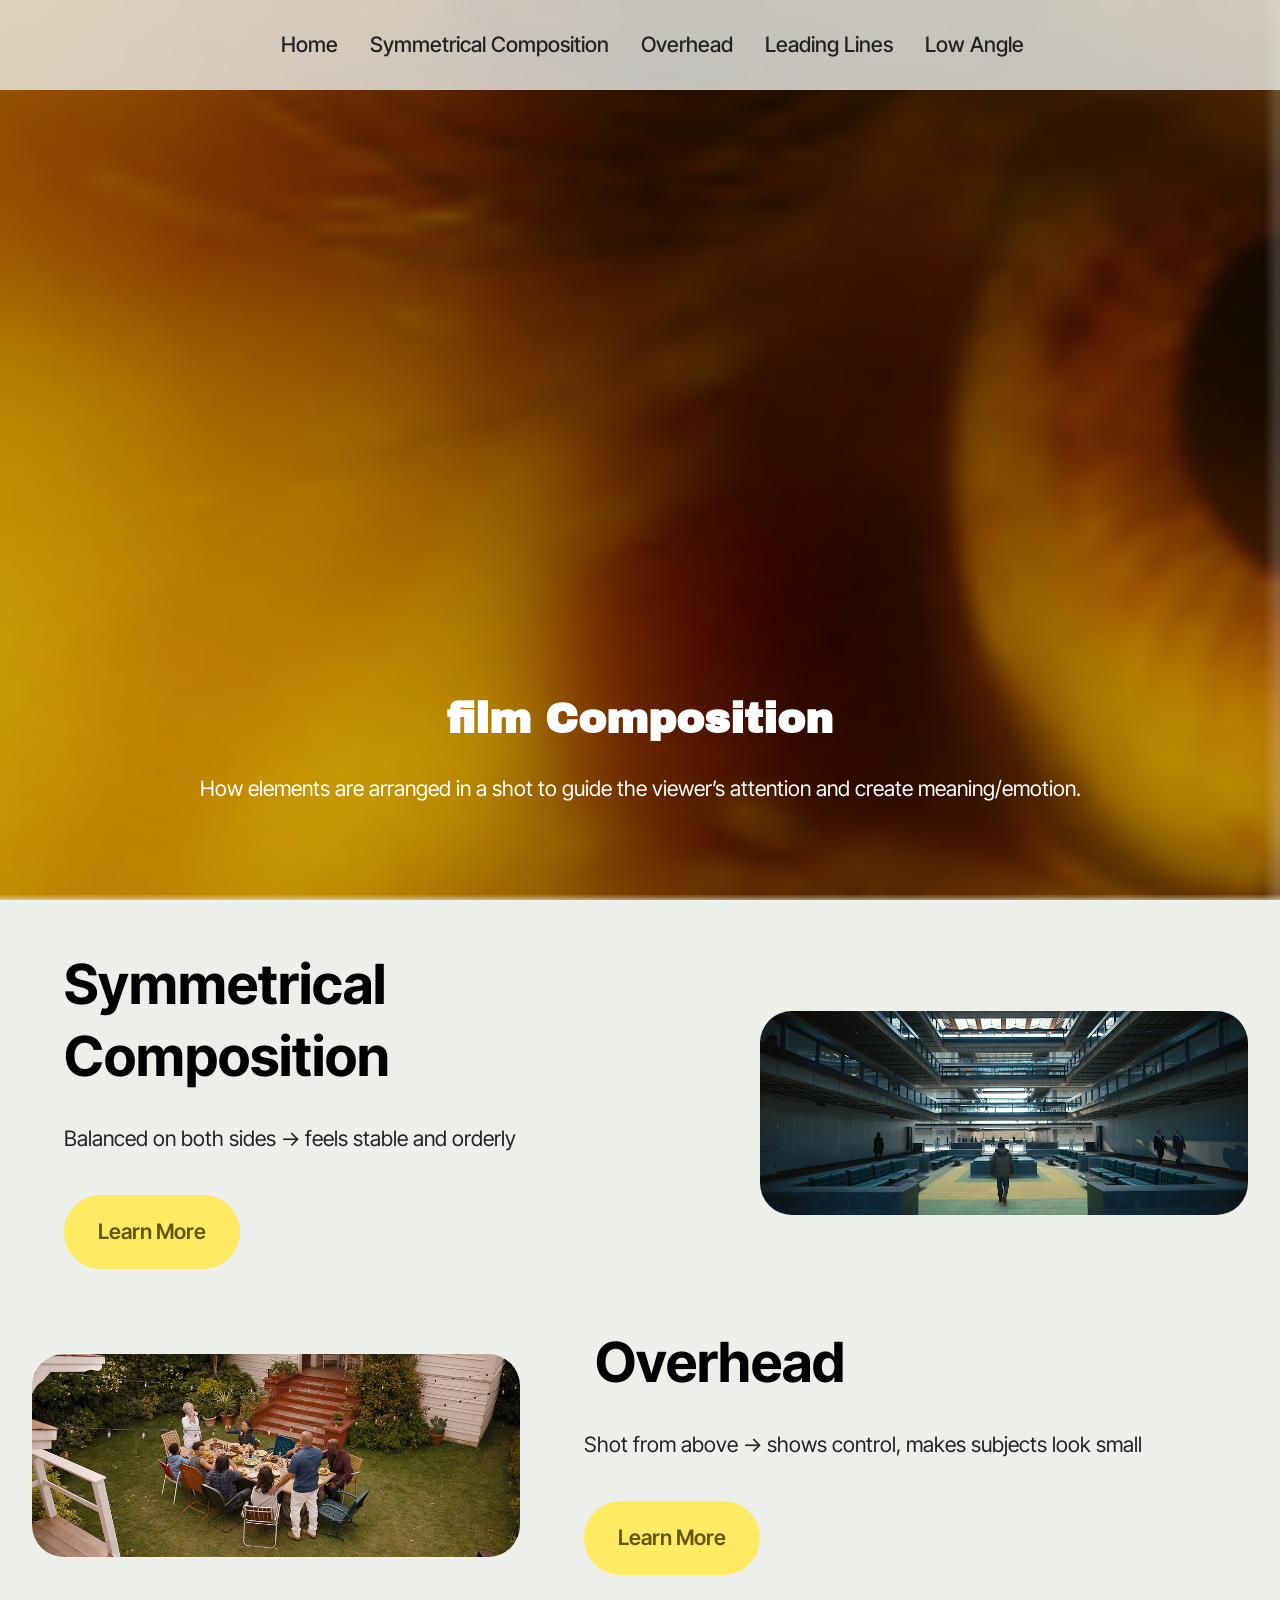
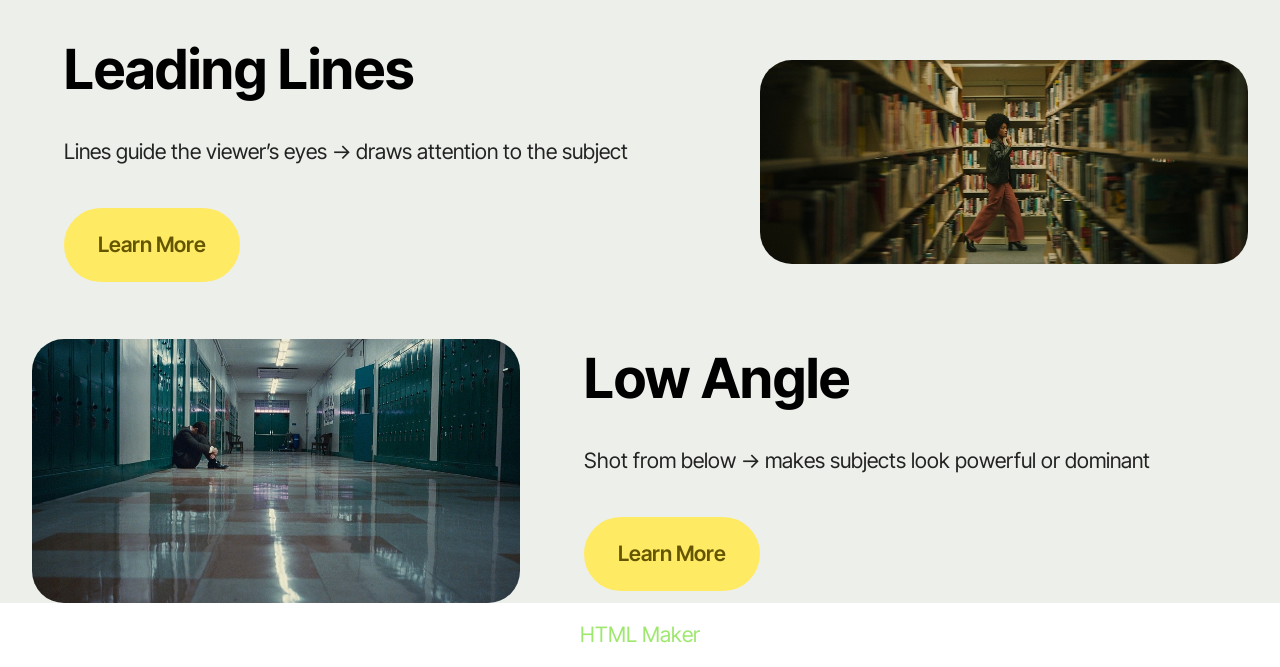
<file: index.html>
<!DOCTYPE html>
<html  >
<head>
  <!-- Site made with Mobirise Website Builder v6.1.12, https://mobirise.com -->
  <meta charset="UTF-8">
  <meta http-equiv="X-UA-Compatible" content="IE=edge">
  <meta name="generator" content="Mobirise v6.1.12, mobirise.com">
  <meta name="viewport" content="width=device-width, initial-scale=1, minimum-scale=1">
  <link rel="shortcut icon" href="assets/images/logo.png" type="image/x-icon">
  <meta name="description" content="">
  
  
  <title>Home</title>
  <link rel="stylesheet" href="assets/web/assets/mobirise-icons2/mobirise2.css">
  <link rel="stylesheet" href="assets/bootstrap/css/bootstrap.min.css">
  <link rel="stylesheet" href="assets/parallax/jarallax.css">
  <link rel="stylesheet" href="assets/dropdown/css/style.css">
  <link rel="stylesheet" href="assets/theme/css/style.css">
  <link rel="preload" href="https://fonts.googleapis.com/css?family=Archivo+Black:400&display=swap" as="style" onload="this.onload=null;this.rel='stylesheet'">
  <noscript><link rel="stylesheet" href="https://fonts.googleapis.com/css?family=Archivo+Black:400&display=swap"></noscript>
  <link rel="preload" href="https://fonts.googleapis.com/css?family=Inter+Tight:100,200,300,400,500,600,700,800,900,100i,200i,300i,400i,500i,600i,700i,800i,900i&display=swap" as="style" onload="this.onload=null;this.rel='stylesheet'">
  <noscript><link rel="stylesheet" href="https://fonts.googleapis.com/css?family=Inter+Tight:100,200,300,400,500,600,700,800,900,100i,200i,300i,400i,500i,600i,700i,800i,900i&display=swap"></noscript>
  <link rel="preload" as="style" href="assets/mobirise/css/mbr-additional.css?v=7R5FZs"><link rel="stylesheet" href="assets/mobirise/css/mbr-additional.css?v=7R5FZs" type="text/css">

  
  
  
</head>
<body>
  
  <section data-bs-version="5.1" class="menu menu6 cid-vgLsxvdneW" once="menu" id="menu06-x">
	

	<nav class="navbar navbar-dropdown opacityScrollOff navbar-fixed-top navbar-expand-lg">
		<div class="container">
			<div class="navbar-brand">
				
				
			</div>
			<button class="navbar-toggler" type="button" data-toggle="collapse" data-bs-toggle="collapse" data-target="#navbarSupportedContent" data-bs-target="#navbarSupportedContent" aria-controls="navbarNavAltMarkup" aria-expanded="false" aria-label="Toggle navigation">
				<div class="hamburger">
					<span></span>
					<span></span>
					<span></span>
					<span></span>
				</div>
			</button>
			<div class="collapse navbar-collapse opacityScrollOff" id="navbarSupportedContent">
				<ul class="navbar-nav nav-dropdown nav-right navbar-nav-top-padding" data-app-modern-menu="true"><li class="nav-item">
						<a class="nav-link link text-black text-primary display-4" href="index.html">Home</a>
					</li>
					<li class="nav-item">
						<a class="nav-link link text-black text-primary display-4" href="page1.html" aria-expanded="false">Symmetrical Composition</a>
					</li>
					<li class="nav-item">
						<a class="nav-link link text-black text-primary display-4" href="page2.html">Overhead</a>
					</li><li class="nav-item"><a class="nav-link link text-black text-primary display-4" href="page3.html">Leading Lines</a></li><li class="nav-item"><a class="nav-link link text-black text-primary display-4" href="page4.html">Low Angle</a></li></ul>
				
				
			</div>
		</div>
	</nav>
</section>

<section data-bs-version="5.1" class="header16 cid-vgL6QPLiYz mbr-fullscreen mbr-parallax-background" id="header17-0">
  
  
  <div class="container-fluid">
    <div class="row">
      <div class="content-wrap col-12 col-md-12">
        <h1 class="mbr-section-title mbr-fonts-style mbr-white mb-4 display-1">
          <strong><br>film Composition</strong>
        </h1>
        
        <p class="mbr-fonts-style mbr-text mbr-white mb-4 display-7">How elements are arranged in a shot to guide the viewer’s attention and create meaning/emotion.</p>
        
      </div>
    </div>
  </div>
</section>

<section data-bs-version="5.1" class="header1 cid-vgLrH4w5SU" id="header01-q">
	

	
	

	<div class="container-fluid">
		<div class="row justify-content-center">
			<div class="col-12 col-md-12 col-lg-5 image-wrapper">
				<img class="w-100" src="assets/images/small-1armewjb.jpg" alt="Mobirise Website Builder">
			</div>
			<div class="col-12 col-lg col-md-12">
				<div class="text-wrapper align-left">
					<h1 class="mbr-section-title mbr-fonts-style mb-4 display-2"><strong>Symmetrical Composition</strong></h1>
					<p class="mbr-text mbr-fonts-style mb-4 display-7">
						Balanced on both sides → feels stable and orderly
					</p>
					<div class="mbr-section-btn mt-3"><a class="btn btn-danger display-7" href="page1.html">Learn More</a></div>
				</div>
			</div>
		</div>
	</div>
</section>

<section data-bs-version="5.1" class="header1 cid-vgLrZvL6hh" id="header01-v">
	

	
	

	<div class="container-fluid">
		<div class="row justify-content-center">
			<div class="col-12 col-md-12 col-lg-5 image-wrapper">
				<img class="w-100" src="assets/images/small-wsnbby2s.jpg" alt="Mobirise Website Builder">
			</div>
			<div class="col-12 col-lg col-md-12">
				<div class="text-wrapper align-left">
					<h1 class="mbr-section-title mbr-fonts-style mb-4 display-2"><strong>&nbsp;Overhead</strong></h1>
					<p class="mbr-text mbr-fonts-style mb-4 display-7">
						Shot from above → shows control, makes subjects look small
					</p>
					<div class="mbr-section-btn mt-3"><a class="btn btn-danger display-7" href="page2.html">Learn More</a></div>
				</div>
			</div>
		</div>
	</div>
</section>

<section data-bs-version="5.1" class="header1 cid-vgLrZJA5kC" id="header01-w">
	

	
	

	<div class="container-fluid">
		<div class="row justify-content-center">
			<div class="col-12 col-md-12 col-lg-5 image-wrapper">
				<img class="w-100" src="assets/images/small-ffanjy0x.jpg" alt="Mobirise Website Builder">
			</div>
			<div class="col-12 col-lg col-md-12">
				<div class="text-wrapper align-left">
					<h1 class="mbr-section-title mbr-fonts-style mb-4 display-2"><strong>Leading Lines</strong></h1>
					<p class="mbr-text mbr-fonts-style mb-4 display-7">Lines guide the viewer’s eyes → draws attention to the subject
					</p>
					<div class="mbr-section-btn mt-3"><a class="btn btn-danger display-7" href="page3.html">Learn More</a></div>
				</div>
			</div>
		</div>
	</div>
</section>

<section data-bs-version="5.1" class="header1 cid-vgLrZhOVCh" id="header01-u">
	

	
	

	<div class="container-fluid">
		<div class="row justify-content-center">
			<div class="col-12 col-md-12 col-lg-5 image-wrapper">
				<img class="w-100" src="assets/images/small-0azlngfb.jpg" alt="Mobirise Website Builder">
			</div>
			<div class="col-12 col-lg col-md-12">
				<div class="text-wrapper align-left">
					<h1 class="mbr-section-title mbr-fonts-style mb-4 display-2"><strong>Low Angle</strong></h1>
					<p class="mbr-text mbr-fonts-style mb-4 display-7">
						Shot from below → makes subjects look powerful or dominant
					</p>
					<div class="mbr-section-btn mt-3"><a class="btn btn-danger display-7" href="page4.html">Learn More</a></div>
				</div>
			</div>
		</div>
	</div>
</section><section class="display-7" style="padding: 0;align-items: center;justify-content: center;flex-wrap: wrap;    align-content: center;display: flex;position: relative;height: 4rem;"><a href="https://mobiri.se/" style="flex: 1 1;height: 4rem;position: absolute;width: 100%;z-index: 1;"><img alt="" style="height: 4rem;" src="[data-uri]"></a><p style="margin: 0;text-align: center;" class="display-7">&#8204;</p><a style="z-index:1" href="https://mobirise.com/html-builder.html">HTML Maker</a></section><script src="assets/bootstrap/js/bootstrap.bundle.min.js"></script>  <script src="assets/parallax/jarallax.js"></script>  <script src="assets/smoothscroll/smooth-scroll.js"></script>  <script src="assets/ytplayer/index.js"></script>  <script src="assets/dropdown/js/navbar-dropdown.js"></script>  <script src="assets/theme/js/script.js"></script>  
  
  
</body>
</html>
</file>
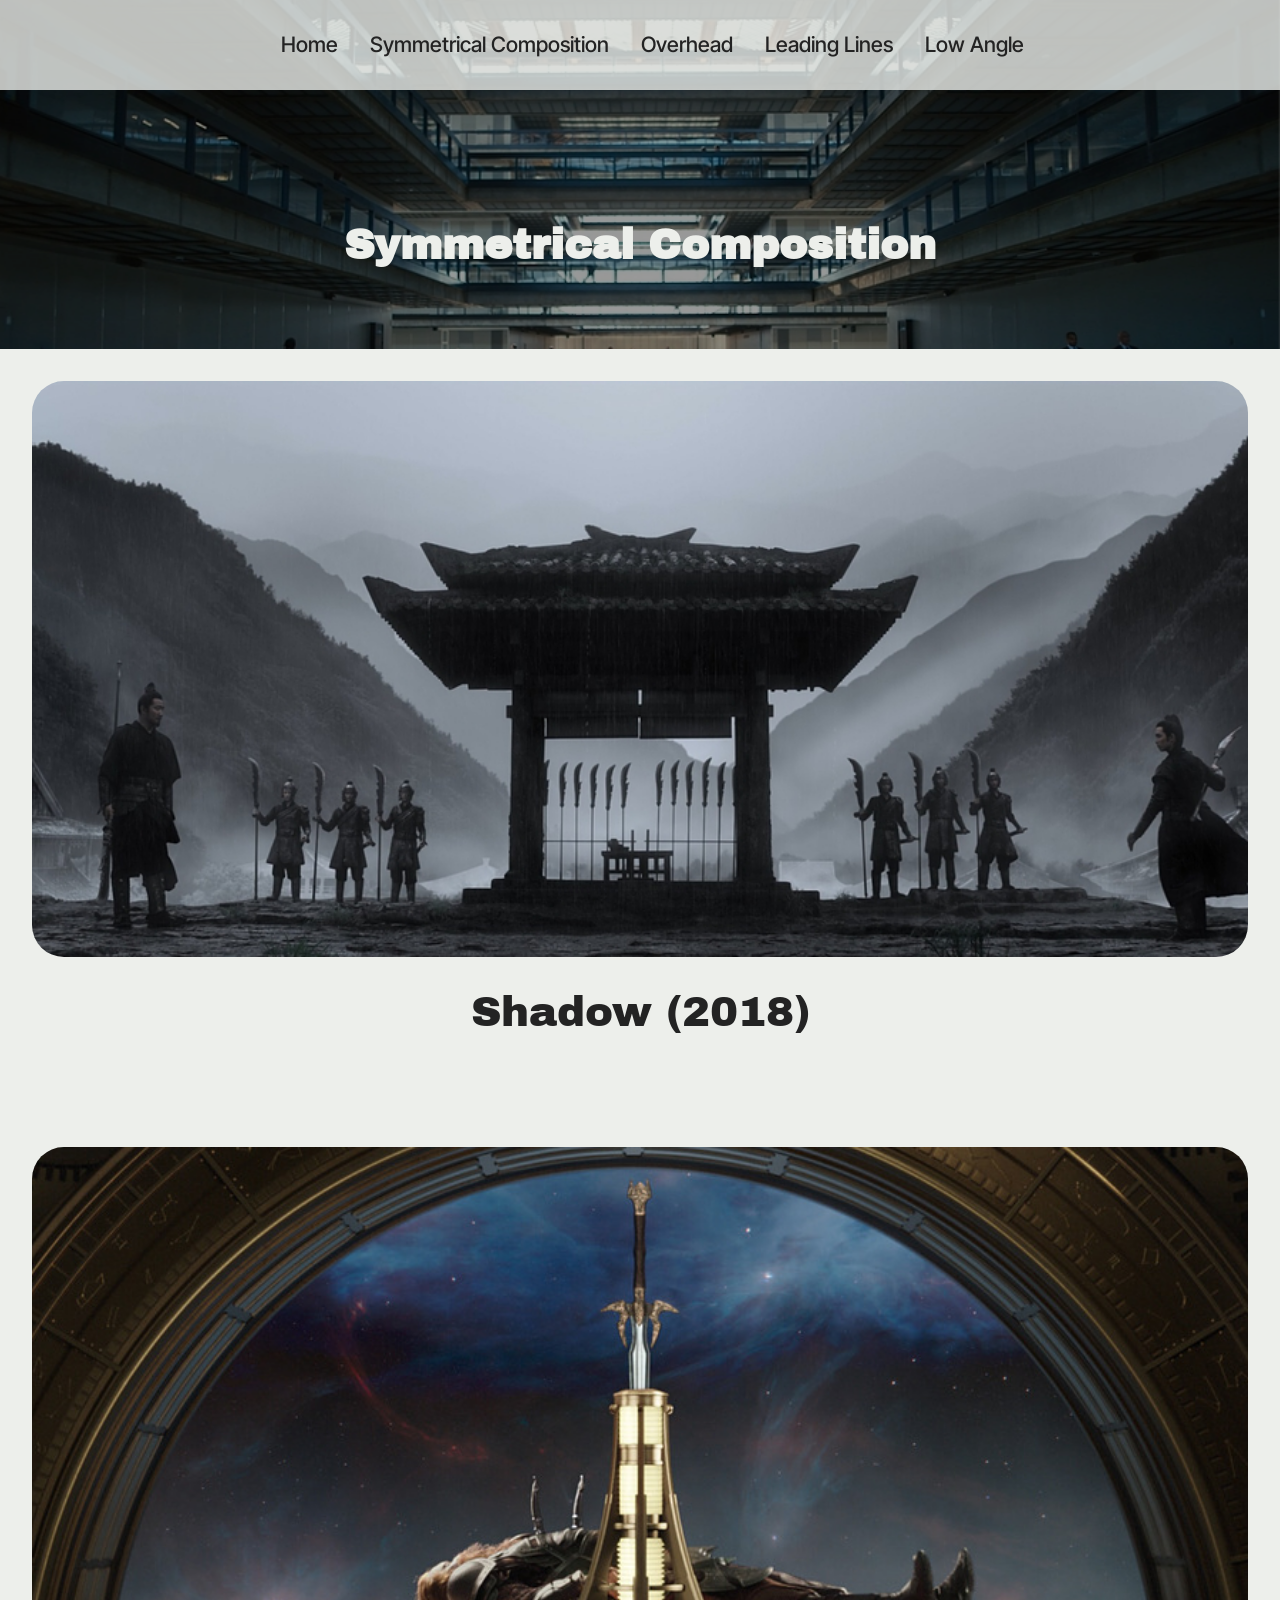
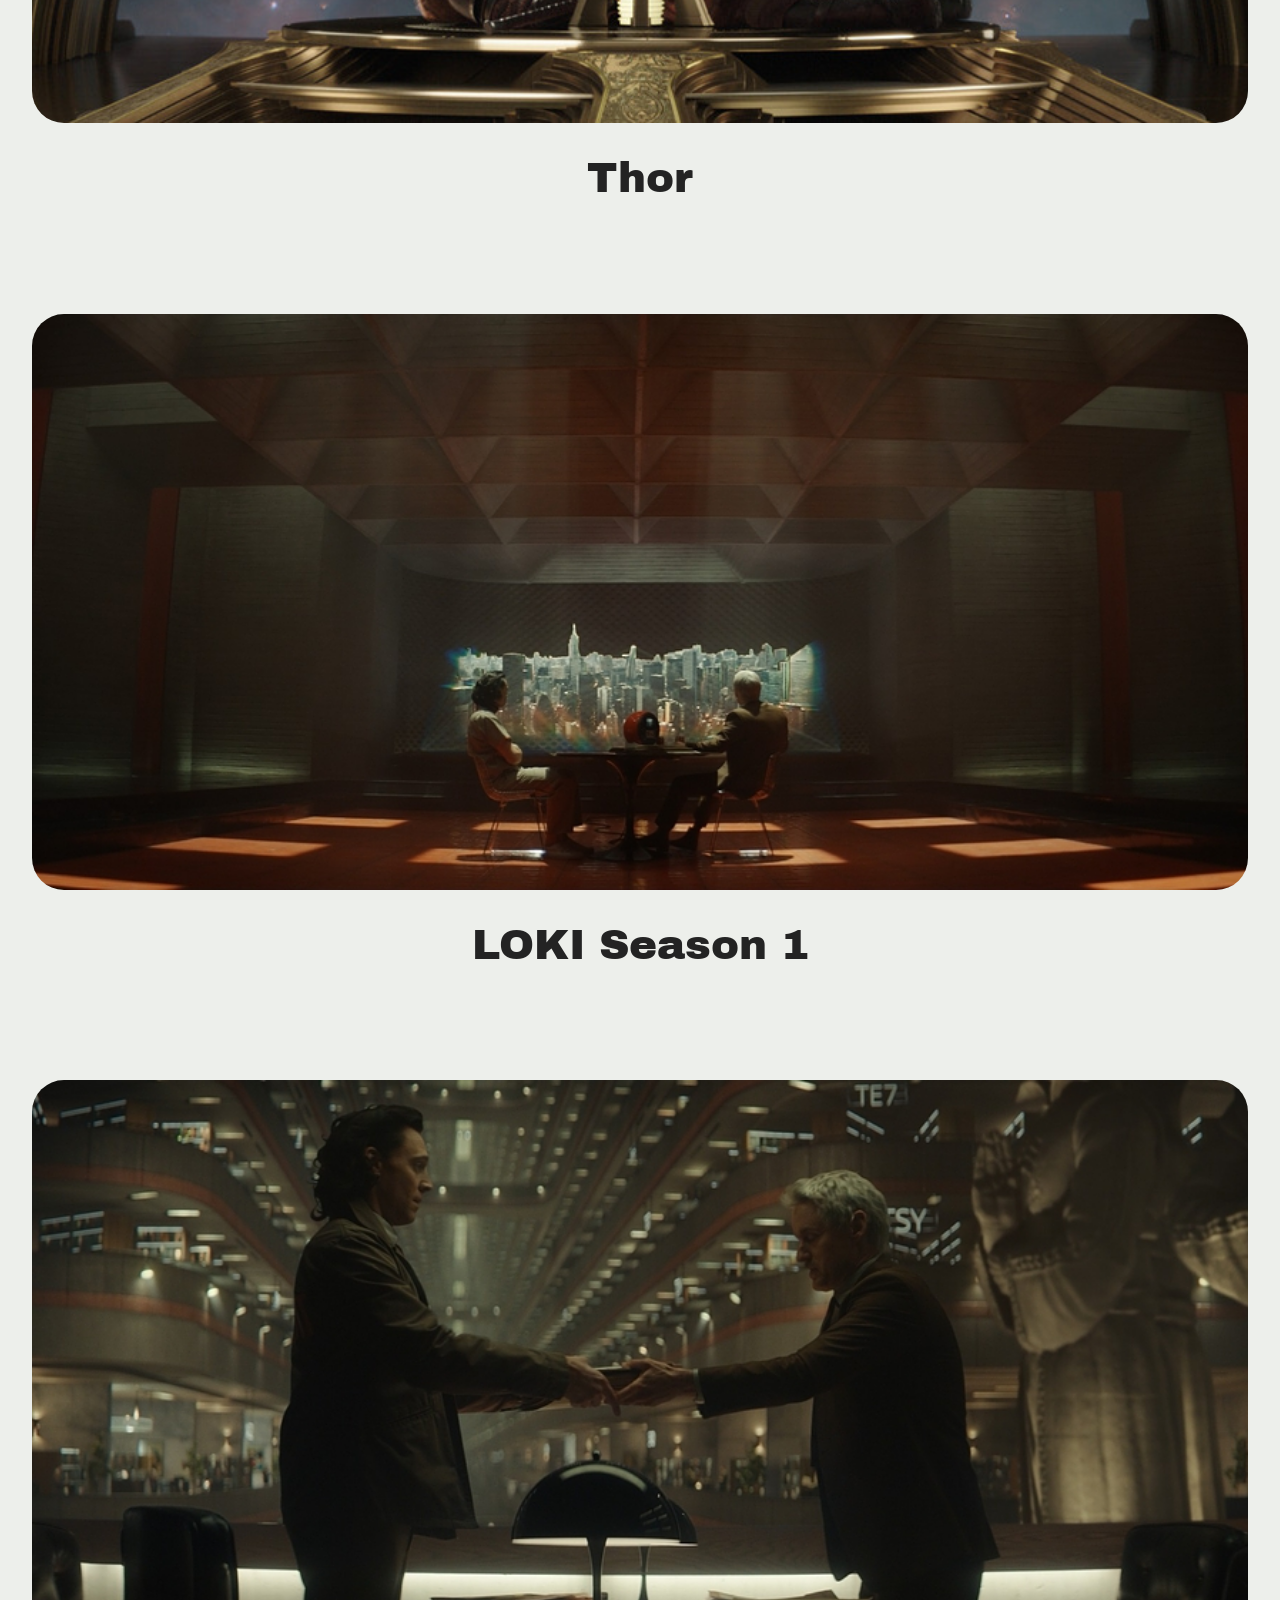
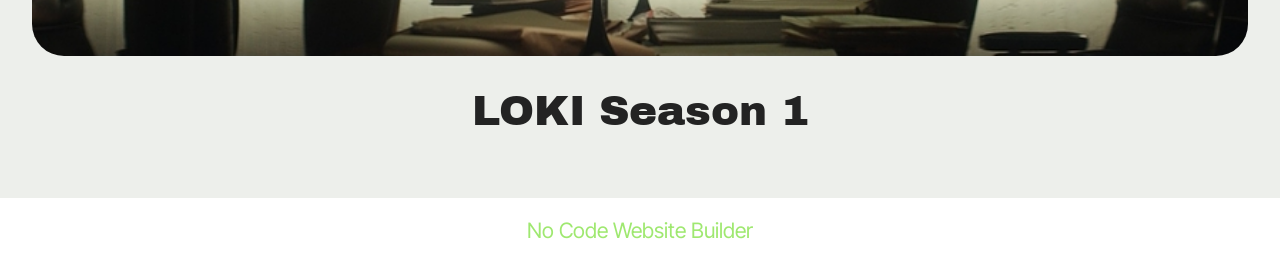
<file: page1.html>
<!DOCTYPE html>
<html  >
<head>
  <!-- Site made with Mobirise Website Builder v6.1.12, https://mobirise.com -->
  <meta charset="UTF-8">
  <meta http-equiv="X-UA-Compatible" content="IE=edge">
  <meta name="generator" content="Mobirise v6.1.12, mobirise.com">
  <meta name="viewport" content="width=device-width, initial-scale=1, minimum-scale=1">
  <link rel="shortcut icon" href="assets/images/logo.png" type="image/x-icon">
  <meta name="description" content="">
  
  
  <title>Symmetrical Composition</title>
  <link rel="stylesheet" href="assets/web/assets/mobirise-icons2/mobirise2.css">
  <link rel="stylesheet" href="assets/bootstrap/css/bootstrap.min.css">
  <link rel="stylesheet" href="assets/parallax/jarallax.css">
  <link rel="stylesheet" href="assets/dropdown/css/style.css">
  <link rel="stylesheet" href="assets/theme/css/style.css">
  <link rel="preload" href="https://fonts.googleapis.com/css?family=Archivo+Black:400&display=swap" as="style" onload="this.onload=null;this.rel='stylesheet'">
  <noscript><link rel="stylesheet" href="https://fonts.googleapis.com/css?family=Archivo+Black:400&display=swap"></noscript>
  <link rel="preload" href="https://fonts.googleapis.com/css?family=Inter+Tight:100,200,300,400,500,600,700,800,900,100i,200i,300i,400i,500i,600i,700i,800i,900i&display=swap" as="style" onload="this.onload=null;this.rel='stylesheet'">
  <noscript><link rel="stylesheet" href="https://fonts.googleapis.com/css?family=Inter+Tight:100,200,300,400,500,600,700,800,900,100i,200i,300i,400i,500i,600i,700i,800i,900i&display=swap"></noscript>
  <link rel="preload" as="style" href="assets/mobirise/css/mbr-additional.css?v=AZJHAK"><link rel="stylesheet" href="assets/mobirise/css/mbr-additional.css?v=AZJHAK" type="text/css">

  
  
  
</head>
<body>
  
  <section data-bs-version="5.1" class="menu menu6 cid-vgLsxvdneW" once="menu" id="menu06-x">
	

	<nav class="navbar navbar-dropdown opacityScrollOff navbar-fixed-top navbar-expand-lg">
		<div class="container">
			<div class="navbar-brand">
				
				
			</div>
			<button class="navbar-toggler" type="button" data-toggle="collapse" data-bs-toggle="collapse" data-target="#navbarSupportedContent" data-bs-target="#navbarSupportedContent" aria-controls="navbarNavAltMarkup" aria-expanded="false" aria-label="Toggle navigation">
				<div class="hamburger">
					<span></span>
					<span></span>
					<span></span>
					<span></span>
				</div>
			</button>
			<div class="collapse navbar-collapse opacityScrollOff" id="navbarSupportedContent">
				<ul class="navbar-nav nav-dropdown nav-right navbar-nav-top-padding" data-app-modern-menu="true"><li class="nav-item">
						<a class="nav-link link text-black text-primary display-4" href="index.html">Home</a>
					</li>
					<li class="nav-item">
						<a class="nav-link link text-black text-primary display-4" href="page1.html" aria-expanded="false">Symmetrical Composition</a>
					</li>
					<li class="nav-item">
						<a class="nav-link link text-black text-primary display-4" href="page2.html">Overhead</a>
					</li><li class="nav-item"><a class="nav-link link text-black text-primary display-4" href="page3.html">Leading Lines</a></li><li class="nav-item"><a class="nav-link link text-black text-primary display-4" href="page4.html">Low Angle</a></li></ul>
				
				
			</div>
		</div>
	</nav>
</section>

<section data-bs-version="5.1" class="header16 cid-vgLmQQytlt mbr-parallax-background" id="header17-l">
  
  <div class="mbr-overlay" style="opacity: 0.4; background-color: rgb(0, 0, 0);"></div>
  <div class="container">
    <div class="row">
      <div class="content-wrap col-12 col-md-12">
        <h1 class="mbr-section-title mbr-fonts-style mbr-white mb-4 display-1">
          <strong><br>Symmetrical Composition</strong></h1>
        
        
        
      </div>
    </div>
  </div>
</section>

<section data-bs-version="5.1" class="image07 cid-vgLngki3CW" id="image07-m">
  

  
  
  <div class="container">
    <div class="row justify-content-center">
      <div class="card col-12 col-lg-12">
        <div class="card-wrapper wrap">
          <div class="card-box align-center">
           
            
            
          </div>
        </div>
      </div>
    </div>

    <div>
      <p class="mbr-description mt-4 align-center mbr-fonts-style display-1">Shadow (2018)</p>
    </div>
  </div>
</section>

<section data-bs-version="5.1" class="image07 cid-vgLobkH9CW" id="image07-p">
  

  
  
  <div class="container">
    <div class="row justify-content-center">
      <div class="card col-12 col-lg-12">
        <div class="card-wrapper wrap">
          <div class="card-box align-center">
           
            
            
          </div>
        </div>
      </div>
    </div>

    <div>
      <p class="mbr-description mt-4 align-center mbr-fonts-style display-1">Thor<br></p>
    </div>
  </div>
</section>

<section data-bs-version="5.1" class="image07 cid-vgLnHpXvXC" id="image07-n">
  

  
  
  <div class="container">
    <div class="row justify-content-center">
      <div class="card col-12 col-lg-12">
        <div class="card-wrapper wrap">
          <div class="card-box align-center">
           
            
            
          </div>
        </div>
      </div>
    </div>

    <div>
      <p class="mbr-description mt-4 align-center mbr-fonts-style display-1">LOKI Season 1</p>
    </div>
  </div>
</section>

<section data-bs-version="5.1" class="image07 cid-vgLnHEkR2z" id="image07-o">
  

  
  
  <div class="container">
    <div class="row justify-content-center">
      <div class="card col-12 col-lg-12">
        <div class="card-wrapper wrap">
          <div class="card-box align-center">
           
            
            
          </div>
        </div>
      </div>
    </div>

    <div>
      <p class="mbr-description mt-4 align-center mbr-fonts-style display-1">LOKI Season 1</p>
    </div>
  </div>
</section><section class="display-7" style="padding: 0;align-items: center;justify-content: center;flex-wrap: wrap;    align-content: center;display: flex;position: relative;height: 4rem;"><a href="https://mobiri.se/" style="flex: 1 1;height: 4rem;position: absolute;width: 100%;z-index: 1;"><img alt="" style="height: 4rem;" src="[data-uri]"></a><p style="margin: 0;text-align: center;" class="display-7">&#8204;</p><a style="z-index:1" href="https://mobirise.com/builder/no-code-website-builder.html">No Code Website Builder</a></section><script src="assets/bootstrap/js/bootstrap.bundle.min.js"></script>  <script src="assets/parallax/jarallax.js"></script>  <script src="assets/smoothscroll/smooth-scroll.js"></script>  <script src="assets/ytplayer/index.js"></script>  <script src="assets/dropdown/js/navbar-dropdown.js"></script>  <script src="assets/theme/js/script.js"></script>  
  
  
</body>
</html>
</file>
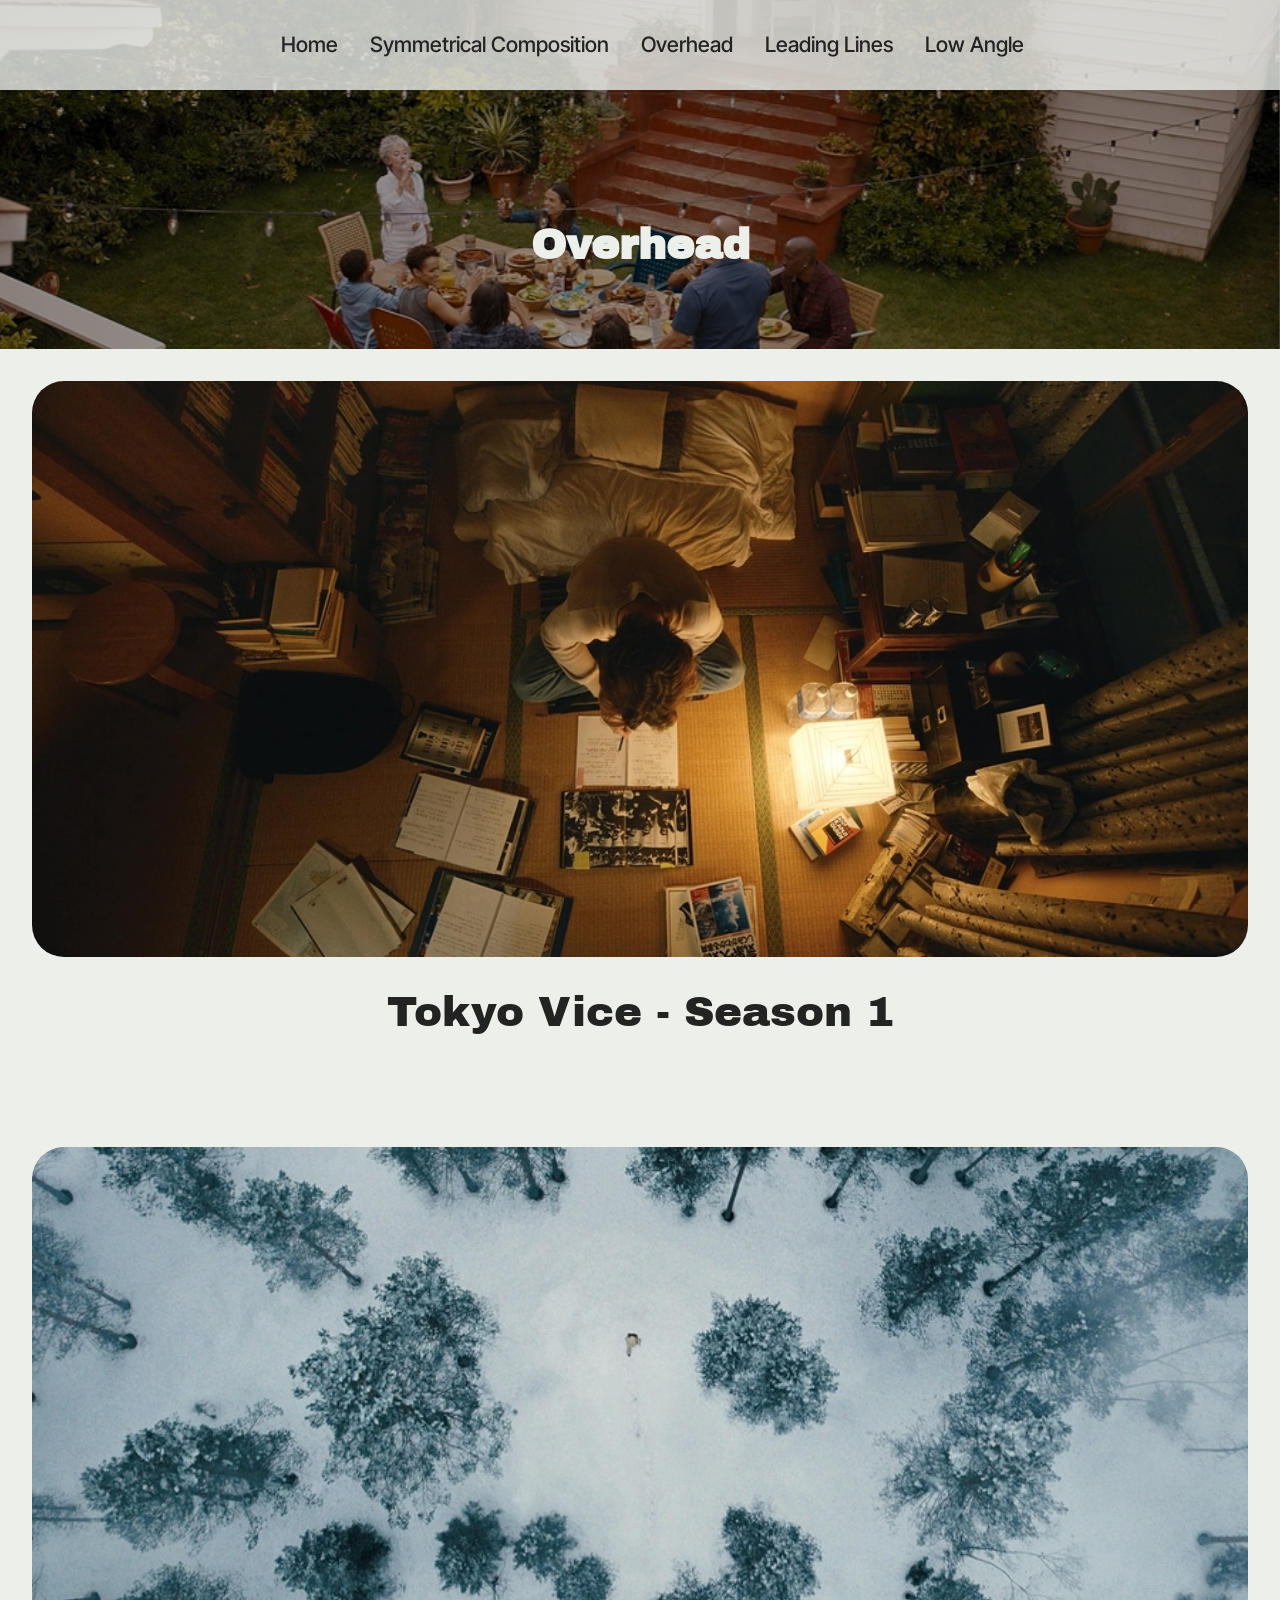
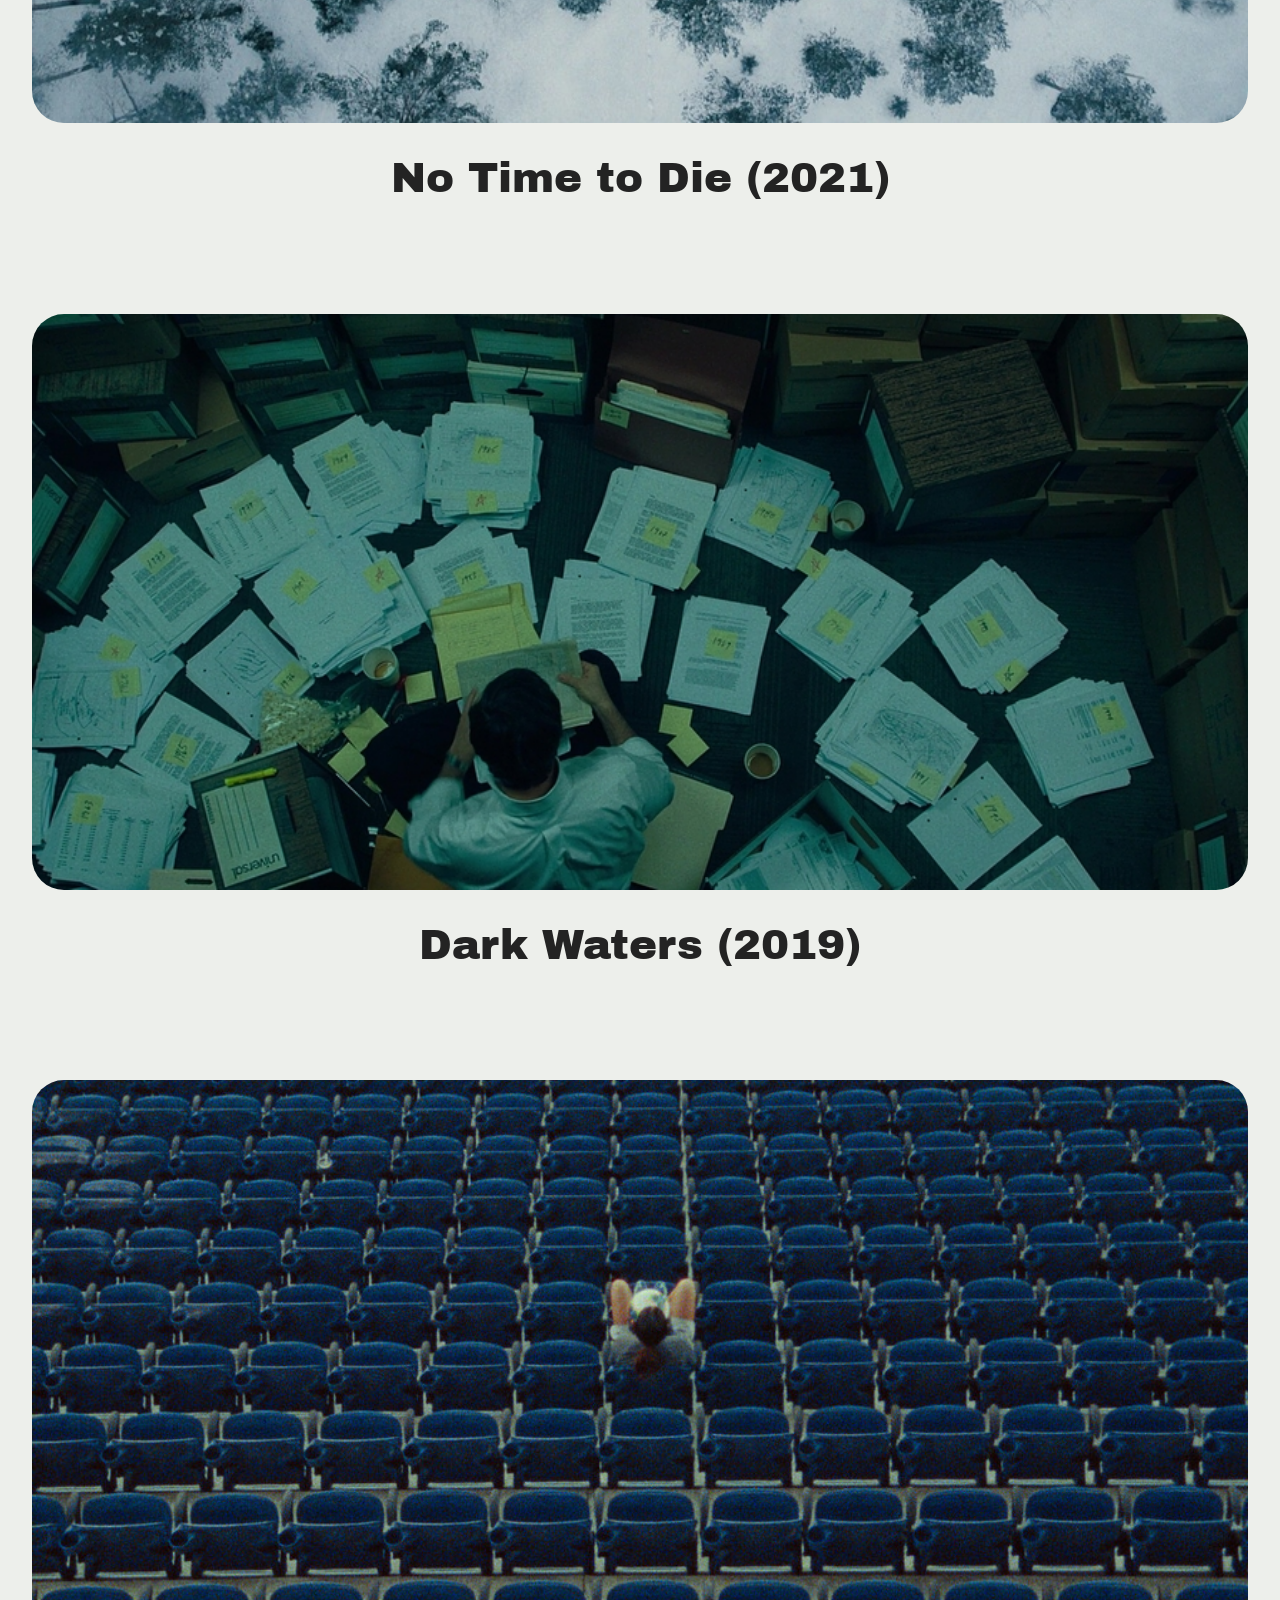
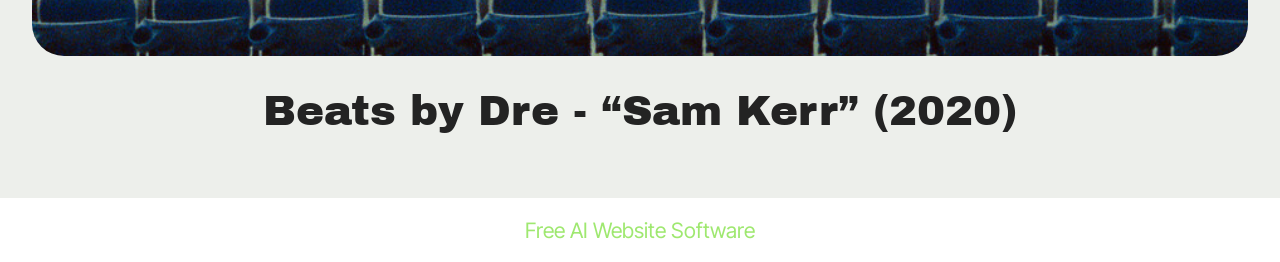
<file: page2.html>
<!DOCTYPE html>
<html  >
<head>
  <!-- Site made with Mobirise Website Builder v6.1.12, https://mobirise.com -->
  <meta charset="UTF-8">
  <meta http-equiv="X-UA-Compatible" content="IE=edge">
  <meta name="generator" content="Mobirise v6.1.12, mobirise.com">
  <meta name="viewport" content="width=device-width, initial-scale=1, minimum-scale=1">
  <link rel="shortcut icon" href="assets/images/logo.png" type="image/x-icon">
  <meta name="description" content="">
  
  
  <title>Overhead</title>
  <link rel="stylesheet" href="assets/web/assets/mobirise-icons2/mobirise2.css">
  <link rel="stylesheet" href="assets/bootstrap/css/bootstrap.min.css">
  <link rel="stylesheet" href="assets/parallax/jarallax.css">
  <link rel="stylesheet" href="assets/dropdown/css/style.css">
  <link rel="stylesheet" href="assets/theme/css/style.css">
  <link rel="preload" href="https://fonts.googleapis.com/css?family=Archivo+Black:400&display=swap" as="style" onload="this.onload=null;this.rel='stylesheet'">
  <noscript><link rel="stylesheet" href="https://fonts.googleapis.com/css?family=Archivo+Black:400&display=swap"></noscript>
  <link rel="preload" href="https://fonts.googleapis.com/css?family=Inter+Tight:100,200,300,400,500,600,700,800,900,100i,200i,300i,400i,500i,600i,700i,800i,900i&display=swap" as="style" onload="this.onload=null;this.rel='stylesheet'">
  <noscript><link rel="stylesheet" href="https://fonts.googleapis.com/css?family=Inter+Tight:100,200,300,400,500,600,700,800,900,100i,200i,300i,400i,500i,600i,700i,800i,900i&display=swap"></noscript>
  <link rel="preload" as="style" href="assets/mobirise/css/mbr-additional.css?v=MTYDKd"><link rel="stylesheet" href="assets/mobirise/css/mbr-additional.css?v=MTYDKd" type="text/css">

  
  
  
</head>
<body>
  
  <section data-bs-version="5.1" class="menu menu6 cid-vgLwhPXsko" once="menu" id="menu06-13">
	

	<nav class="navbar navbar-dropdown opacityScrollOff navbar-fixed-top navbar-expand-lg">
		<div class="container">
			<div class="navbar-brand">
				
				
			</div>
			<button class="navbar-toggler" type="button" data-toggle="collapse" data-bs-toggle="collapse" data-target="#navbarSupportedContent" data-bs-target="#navbarSupportedContent" aria-controls="navbarNavAltMarkup" aria-expanded="false" aria-label="Toggle navigation">
				<div class="hamburger">
					<span></span>
					<span></span>
					<span></span>
					<span></span>
				</div>
			</button>
			<div class="collapse navbar-collapse opacityScrollOff" id="navbarSupportedContent">
				<ul class="navbar-nav nav-dropdown nav-right navbar-nav-top-padding" data-app-modern-menu="true"><li class="nav-item">
						<a class="nav-link link text-black text-primary display-4" href="index.html">Home</a>
					</li>
					<li class="nav-item">
						<a class="nav-link link text-black text-primary display-4" href="page1.html" aria-expanded="false">Symmetrical Composition</a>
					</li>
					<li class="nav-item">
						<a class="nav-link link text-black text-primary display-4" href="page2.html">Overhead</a>
					</li><li class="nav-item"><a class="nav-link link text-black text-primary display-4" href="page3.html">Leading Lines</a></li><li class="nav-item"><a class="nav-link link text-black text-primary display-4" href="page4.html">Low Angle</a></li></ul>
				
				
			</div>
		</div>
	</nav>
</section>

<section data-bs-version="5.1" class="header16 cid-vgLwhOEcwu mbr-parallax-background" id="header17-y">
  
  <div class="mbr-overlay" style="opacity: 0.4; background-color: rgb(0, 0, 0);"></div>
  <div class="container">
    <div class="row">
      <div class="content-wrap col-12 col-md-12">
        <h1 class="mbr-section-title mbr-fonts-style mbr-white mb-4 display-1">
          <strong><br>Overhead</strong></h1>
        
        
        
      </div>
    </div>
  </div>
</section>

<section data-bs-version="5.1" class="image07 cid-vgLwhOVXPX" id="image07-z">
  

  
  
  <div class="container">
    <div class="row justify-content-center">
      <div class="card col-12 col-lg-12">
        <div class="card-wrapper wrap">
          <div class="card-box align-center">
           
            
            
          </div>
        </div>
      </div>
    </div>

    <div>
      <p class="mbr-description mt-4 align-center mbr-fonts-style display-1">Tokyo Vice - Season 1</p>
    </div>
  </div>
</section>

<section data-bs-version="5.1" class="image07 cid-vgLwhPekmI" id="image07-10">
  

  
  
  <div class="container">
    <div class="row justify-content-center">
      <div class="card col-12 col-lg-12">
        <div class="card-wrapper wrap">
          <div class="card-box align-center">
           
            
            
          </div>
        </div>
      </div>
    </div>

    <div>
      <p class="mbr-description mt-4 align-center mbr-fonts-style display-1">No Time to Die (2021)<br></p>
    </div>
  </div>
</section>

<section data-bs-version="5.1" class="image07 cid-vgLwhPxW2Y" id="image07-11">
  

  
  
  <div class="container">
    <div class="row justify-content-center">
      <div class="card col-12 col-lg-12">
        <div class="card-wrapper wrap">
          <div class="card-box align-center">
           
            
            
          </div>
        </div>
      </div>
    </div>

    <div>
      <p class="mbr-description mt-4 align-center mbr-fonts-style display-1">Dark Waters   (2019)</p>
    </div>
  </div>
</section>

<section data-bs-version="5.1" class="image07 cid-vgLwhPKsJ3" id="image07-12">
  

  
  
  <div class="container">
    <div class="row justify-content-center">
      <div class="card col-12 col-lg-12">
        <div class="card-wrapper wrap">
          <div class="card-box align-center">
           
            
            
          </div>
        </div>
      </div>
    </div>

    <div>
      <p class="mbr-description mt-4 align-center mbr-fonts-style display-1">Beats by Dre - “Sam Kerr”   (2020)</p>
    </div>
  </div>
</section><section class="display-7" style="padding: 0;align-items: center;justify-content: center;flex-wrap: wrap;    align-content: center;display: flex;position: relative;height: 4rem;"><a href="https://mobiri.se/" style="flex: 1 1;height: 4rem;position: absolute;width: 100%;z-index: 1;"><img alt="" style="height: 4rem;" src="[data-uri]"></a><p style="margin: 0;text-align: center;" class="display-7">&#8204;</p><a style="z-index:1" href="https://mobirise.com/builder/ai-website-builder.html">Free AI Website Software</a></section><script src="assets/bootstrap/js/bootstrap.bundle.min.js"></script>  <script src="assets/parallax/jarallax.js"></script>  <script src="assets/smoothscroll/smooth-scroll.js"></script>  <script src="assets/ytplayer/index.js"></script>  <script src="assets/dropdown/js/navbar-dropdown.js"></script>  <script src="assets/theme/js/script.js"></script>  
  
  
</body>
</html>
</file>
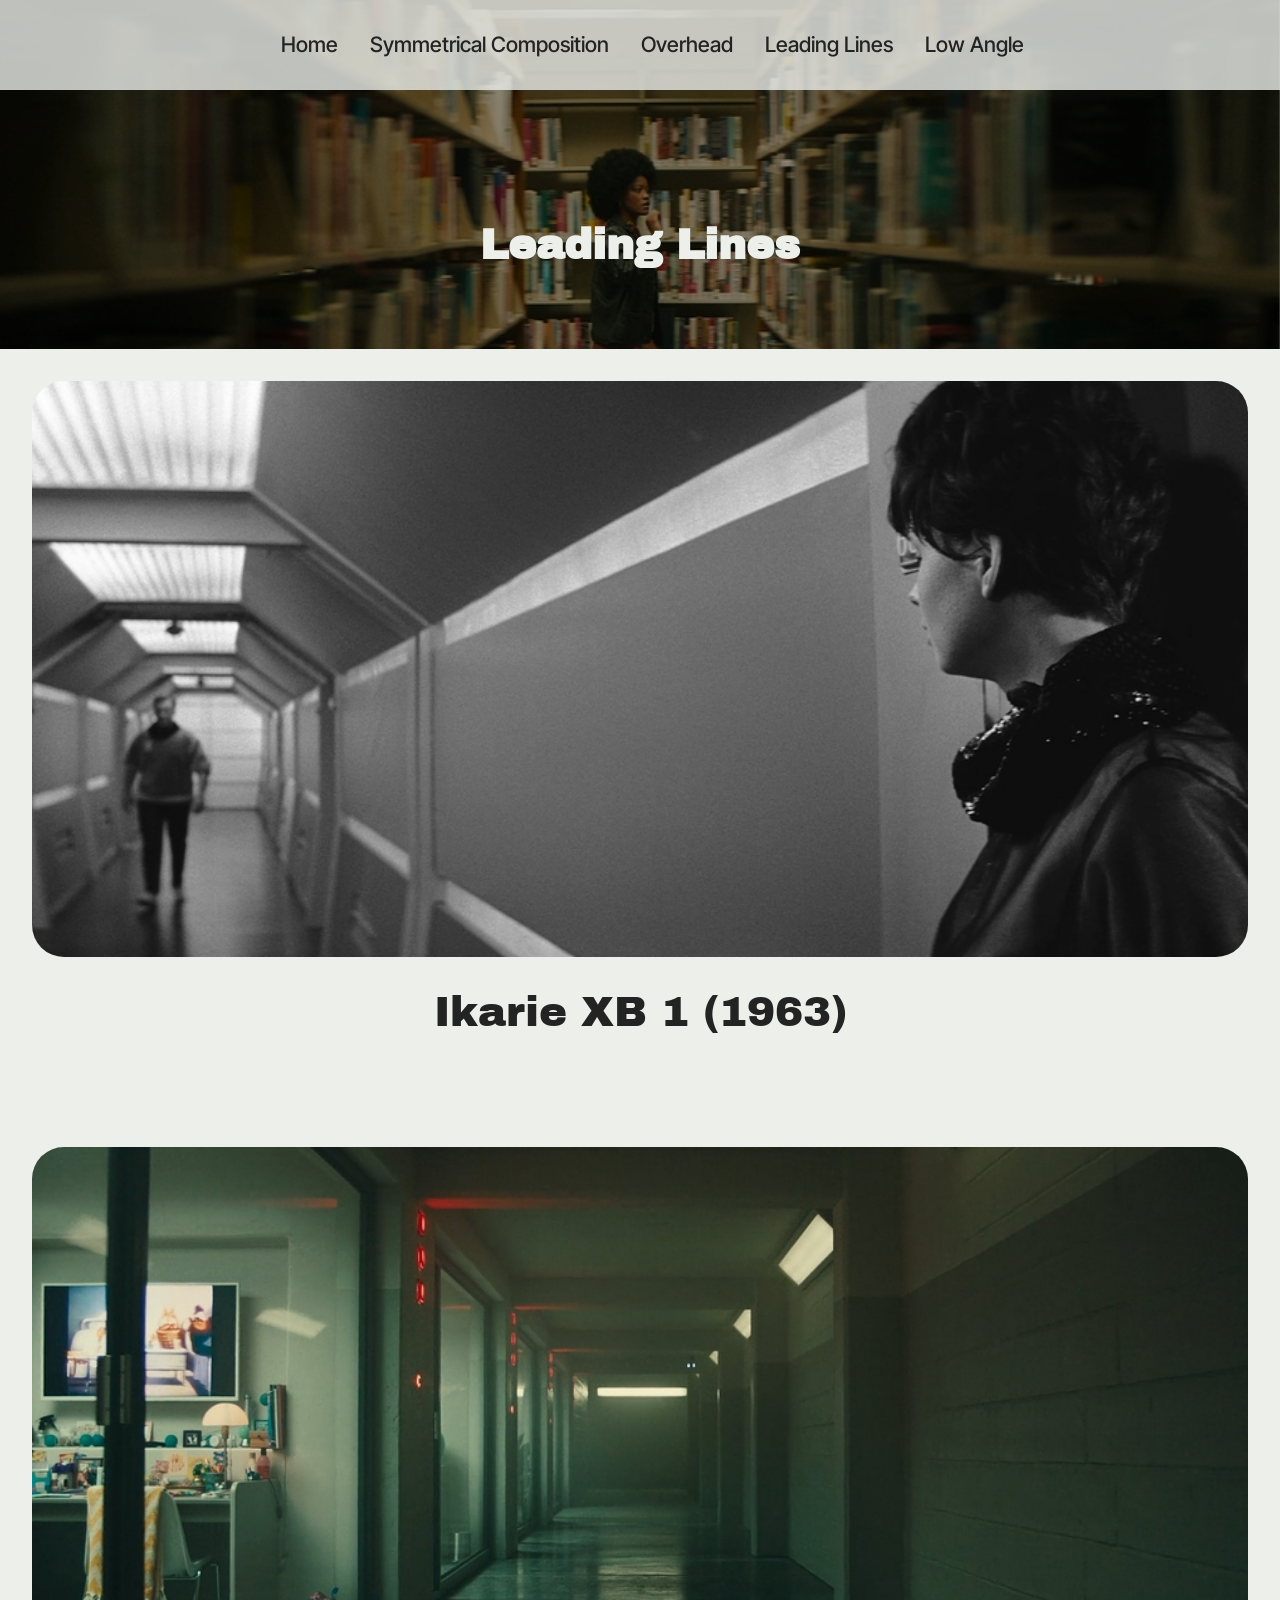
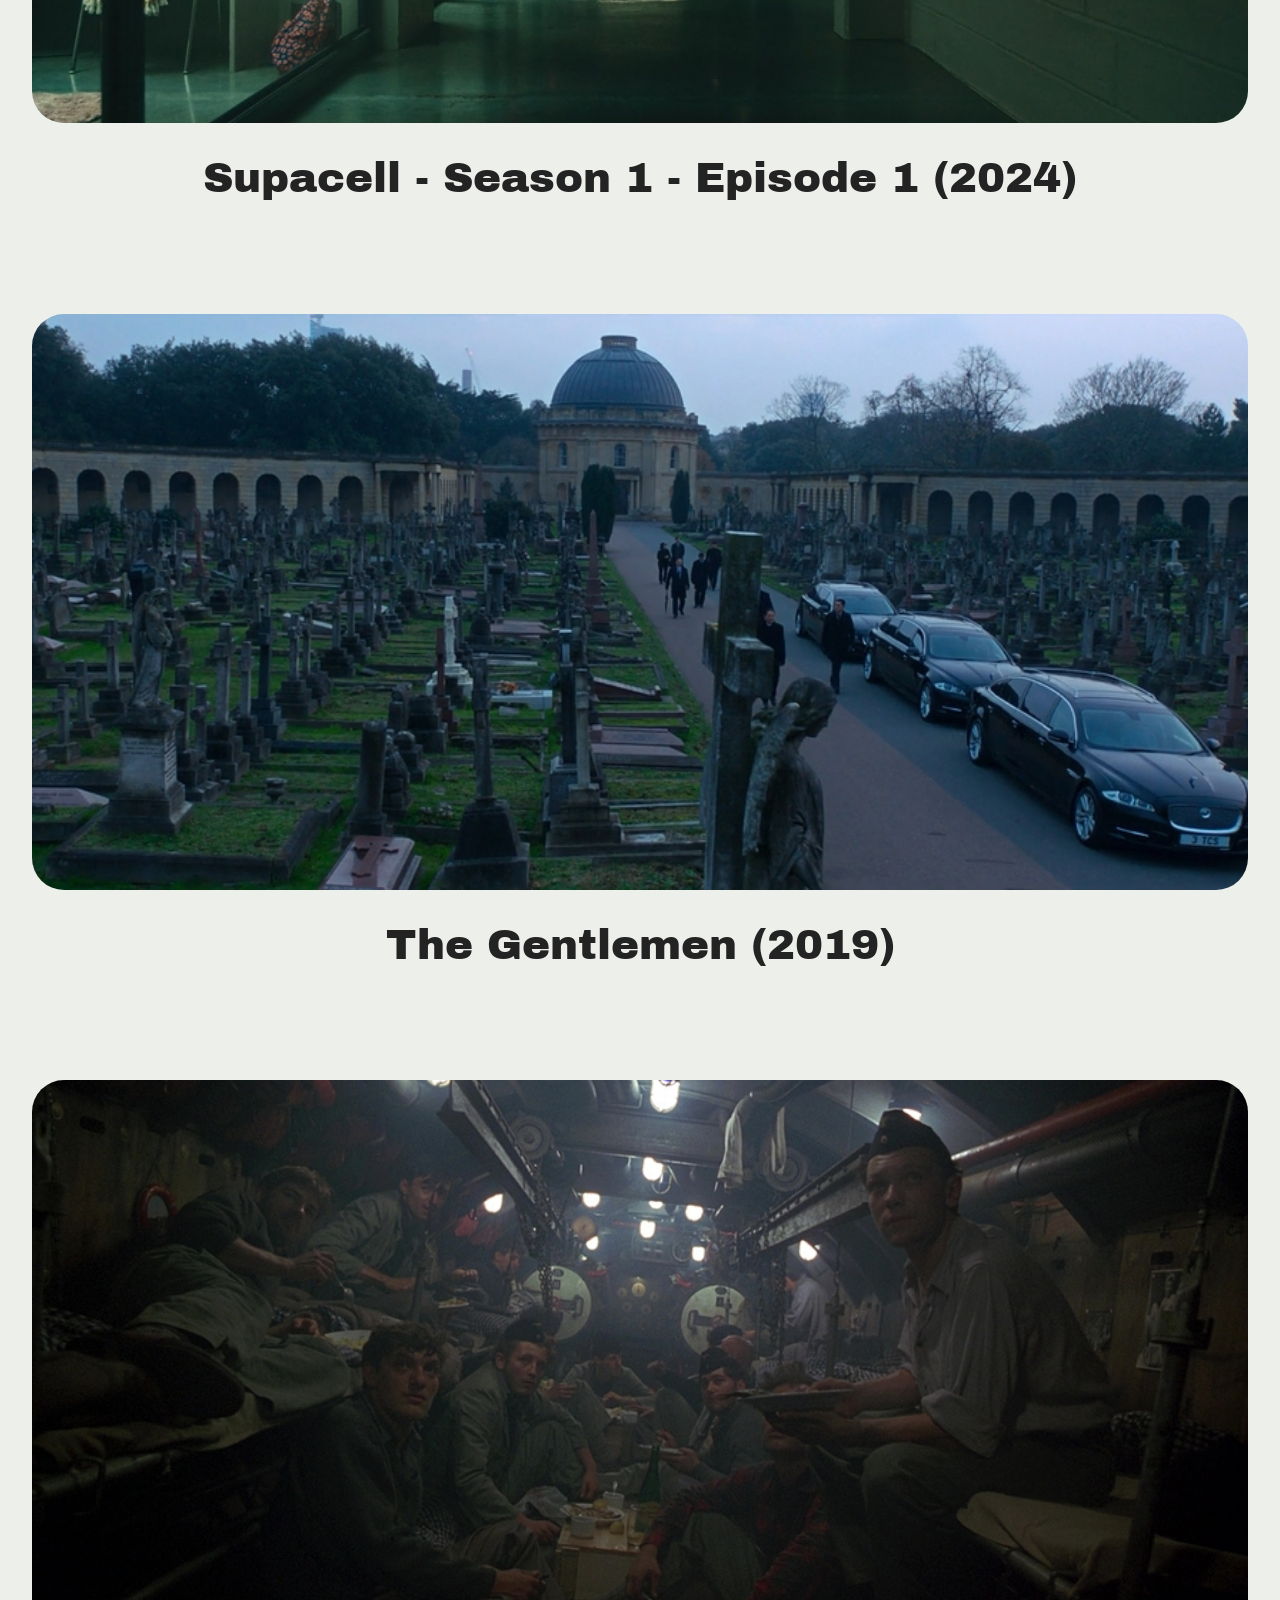
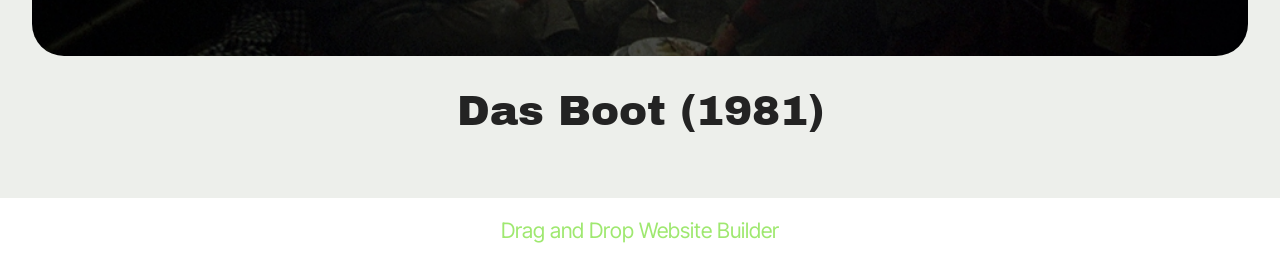
<file: page3.html>
<!DOCTYPE html>
<html  >
<head>
  <!-- Site made with Mobirise Website Builder v6.1.12, https://mobirise.com -->
  <meta charset="UTF-8">
  <meta http-equiv="X-UA-Compatible" content="IE=edge">
  <meta name="generator" content="Mobirise v6.1.12, mobirise.com">
  <meta name="viewport" content="width=device-width, initial-scale=1, minimum-scale=1">
  <link rel="shortcut icon" href="assets/images/logo.png" type="image/x-icon">
  <meta name="description" content="">
  
  
  <title>Leading Lines</title>
  <link rel="stylesheet" href="assets/web/assets/mobirise-icons2/mobirise2.css">
  <link rel="stylesheet" href="assets/bootstrap/css/bootstrap.min.css">
  <link rel="stylesheet" href="assets/parallax/jarallax.css">
  <link rel="stylesheet" href="assets/dropdown/css/style.css">
  <link rel="stylesheet" href="assets/theme/css/style.css">
  <link rel="preload" href="https://fonts.googleapis.com/css?family=Archivo+Black:400&display=swap" as="style" onload="this.onload=null;this.rel='stylesheet'">
  <noscript><link rel="stylesheet" href="https://fonts.googleapis.com/css?family=Archivo+Black:400&display=swap"></noscript>
  <link rel="preload" href="https://fonts.googleapis.com/css?family=Inter+Tight:100,200,300,400,500,600,700,800,900,100i,200i,300i,400i,500i,600i,700i,800i,900i&display=swap" as="style" onload="this.onload=null;this.rel='stylesheet'">
  <noscript><link rel="stylesheet" href="https://fonts.googleapis.com/css?family=Inter+Tight:100,200,300,400,500,600,700,800,900,100i,200i,300i,400i,500i,600i,700i,800i,900i&display=swap"></noscript>
  <link rel="preload" as="style" href="assets/mobirise/css/mbr-additional.css?v=9HOZgZ"><link rel="stylesheet" href="assets/mobirise/css/mbr-additional.css?v=9HOZgZ" type="text/css">

  
  
  
</head>
<body>
  
  <section data-bs-version="5.1" class="menu menu6 cid-vgLwLFxsAT" once="menu" id="menu06-19">
	

	<nav class="navbar navbar-dropdown opacityScrollOff navbar-fixed-top navbar-expand-lg">
		<div class="container">
			<div class="navbar-brand">
				
				
			</div>
			<button class="navbar-toggler" type="button" data-toggle="collapse" data-bs-toggle="collapse" data-target="#navbarSupportedContent" data-bs-target="#navbarSupportedContent" aria-controls="navbarNavAltMarkup" aria-expanded="false" aria-label="Toggle navigation">
				<div class="hamburger">
					<span></span>
					<span></span>
					<span></span>
					<span></span>
				</div>
			</button>
			<div class="collapse navbar-collapse opacityScrollOff" id="navbarSupportedContent">
				<ul class="navbar-nav nav-dropdown nav-right navbar-nav-top-padding" data-app-modern-menu="true"><li class="nav-item">
						<a class="nav-link link text-black text-primary display-4" href="index.html">Home</a>
					</li>
					<li class="nav-item">
						<a class="nav-link link text-black text-primary display-4" href="page1.html" aria-expanded="false">Symmetrical Composition</a>
					</li>
					<li class="nav-item">
						<a class="nav-link link text-black text-primary display-4" href="page2.html">Overhead</a>
					</li><li class="nav-item"><a class="nav-link link text-black text-primary display-4" href="page3.html">Leading Lines</a></li><li class="nav-item"><a class="nav-link link text-black text-primary display-4" href="page4.html">Low Angle</a></li></ul>
				
				
			</div>
		</div>
	</nav>
</section>

<section data-bs-version="5.1" class="header16 cid-vgLwLDPv6c mbr-parallax-background" id="header17-14">
  
  <div class="mbr-overlay" style="opacity: 0.4; background-color: rgb(0, 0, 0);"></div>
  <div class="container">
    <div class="row">
      <div class="content-wrap col-12 col-md-12">
        <h1 class="mbr-section-title mbr-fonts-style mbr-white mb-4 display-1">
          <strong><br>Leading Lines</strong></h1>
        
        
        
      </div>
    </div>
  </div>
</section>

<section data-bs-version="5.1" class="image07 cid-vgLwLEcdUz" id="image07-15">
  

  
  
  <div class="container">
    <div class="row justify-content-center">
      <div class="card col-12 col-lg-12">
        <div class="card-wrapper wrap">
          <div class="card-box align-center">
           
            
            
          </div>
        </div>
      </div>
    </div>

    <div>
      <p class="mbr-description mt-4 align-center mbr-fonts-style display-1">Ikarie XB 1   (1963)</p>
    </div>
  </div>
</section>

<section data-bs-version="5.1" class="image07 cid-vgLwLEt6B2" id="image07-16">
  

  
  
  <div class="container">
    <div class="row justify-content-center">
      <div class="card col-12 col-lg-12">
        <div class="card-wrapper wrap">
          <div class="card-box align-center">
           
            
            
          </div>
        </div>
      </div>
    </div>

    <div>
      <p class="mbr-description mt-4 align-center mbr-fonts-style display-1">Supacell - Season 1 - Episode 1   (2024)<br></p>
    </div>
  </div>
</section>

<section data-bs-version="5.1" class="image07 cid-vgLwLEUQa3" id="image07-17">
  

  
  
  <div class="container">
    <div class="row justify-content-center">
      <div class="card col-12 col-lg-12">
        <div class="card-wrapper wrap">
          <div class="card-box align-center">
           
            
            
          </div>
        </div>
      </div>
    </div>

    <div>
      <p class="mbr-description mt-4 align-center mbr-fonts-style display-1">The Gentlemen   (2019)</p>
    </div>
  </div>
</section>

<section data-bs-version="5.1" class="image07 cid-vgLwLFhsWT" id="image07-18">
  

  
  
  <div class="container">
    <div class="row justify-content-center">
      <div class="card col-12 col-lg-12">
        <div class="card-wrapper wrap">
          <div class="card-box align-center">
           
            
            
          </div>
        </div>
      </div>
    </div>

    <div>
      <p class="mbr-description mt-4 align-center mbr-fonts-style display-1">Das Boot   (1981)</p>
    </div>
  </div>
</section><section class="display-7" style="padding: 0;align-items: center;justify-content: center;flex-wrap: wrap;    align-content: center;display: flex;position: relative;height: 4rem;"><a href="https://mobiri.se/" style="flex: 1 1;height: 4rem;position: absolute;width: 100%;z-index: 1;"><img alt="" style="height: 4rem;" src="[data-uri]"></a><p style="margin: 0;text-align: center;" class="display-7">&#8204;</p><a style="z-index:1" href="https://mobirise.com/drag-drop-website-builder.html">Drag and Drop Website Builder</a></section><script src="assets/bootstrap/js/bootstrap.bundle.min.js"></script>  <script src="assets/parallax/jarallax.js"></script>  <script src="assets/smoothscroll/smooth-scroll.js"></script>  <script src="assets/ytplayer/index.js"></script>  <script src="assets/dropdown/js/navbar-dropdown.js"></script>  <script src="assets/theme/js/script.js"></script>  
  
  
</body>
</html>
</file>
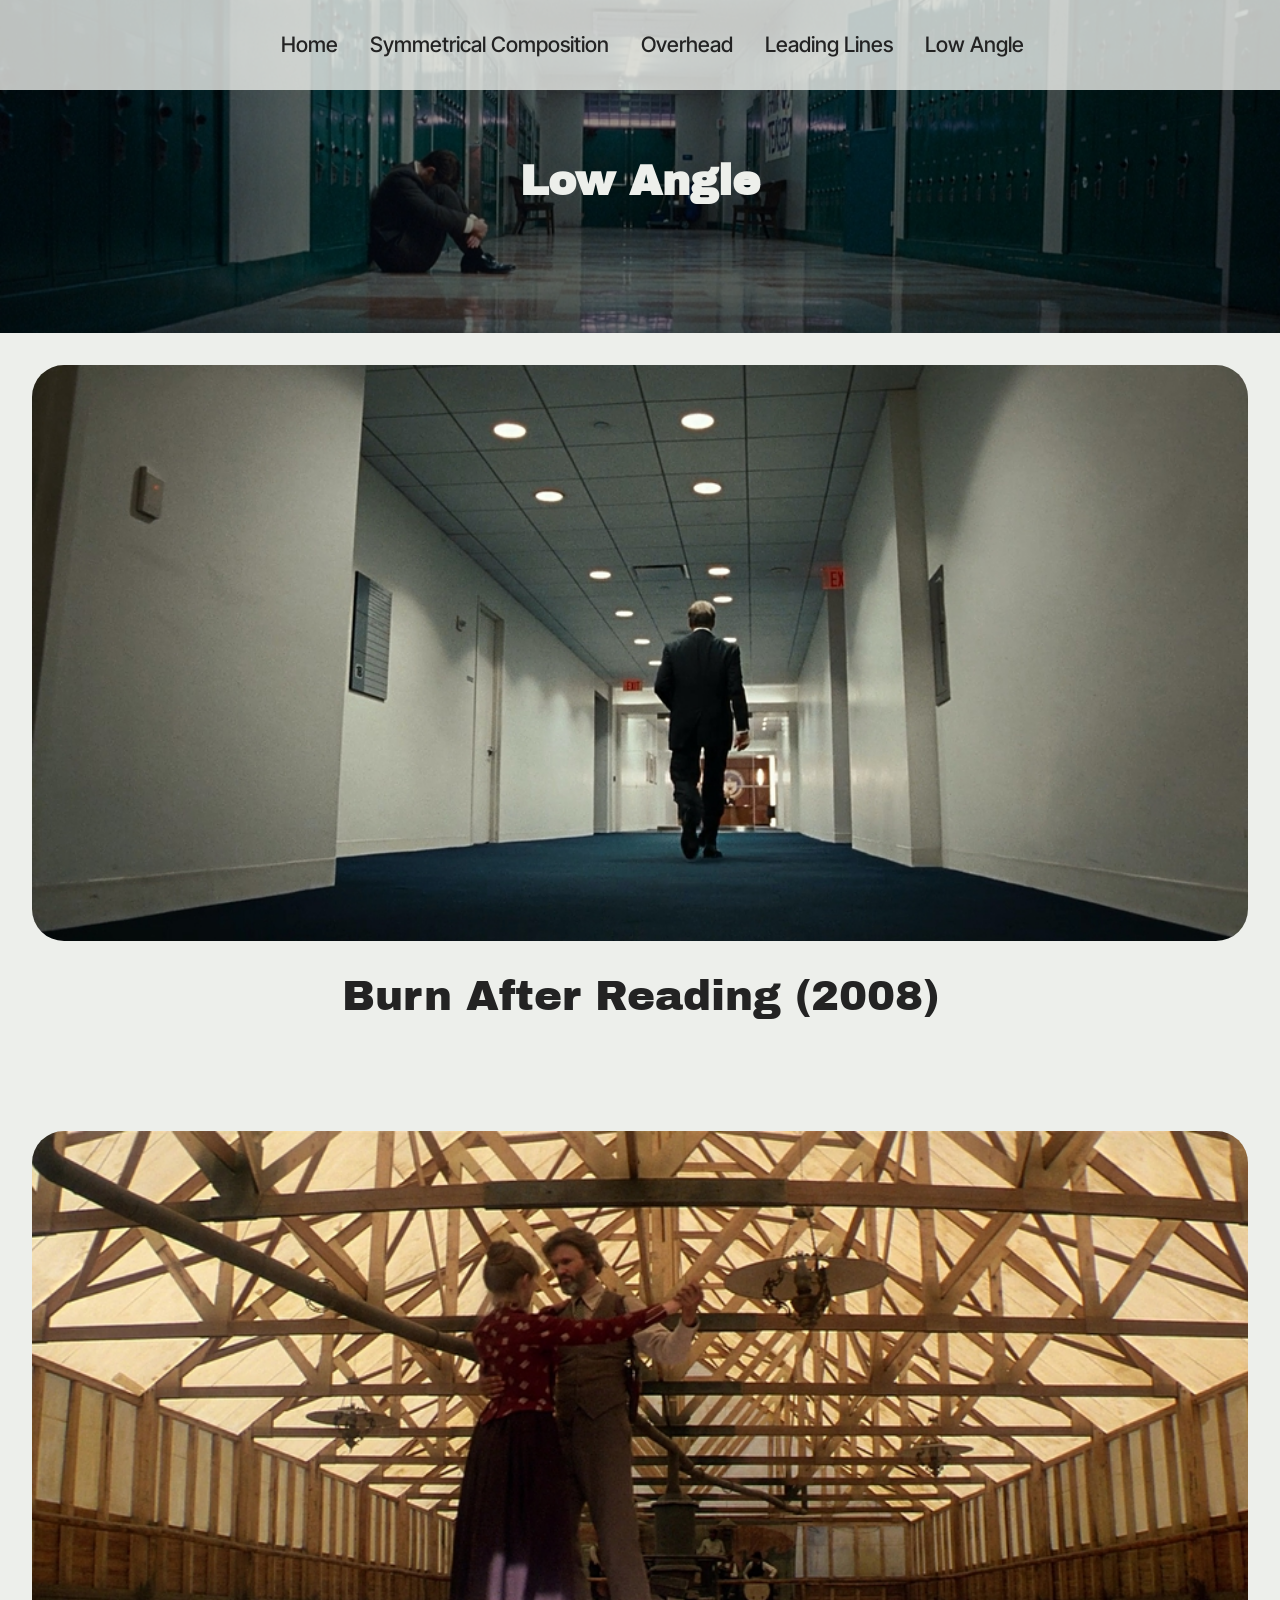
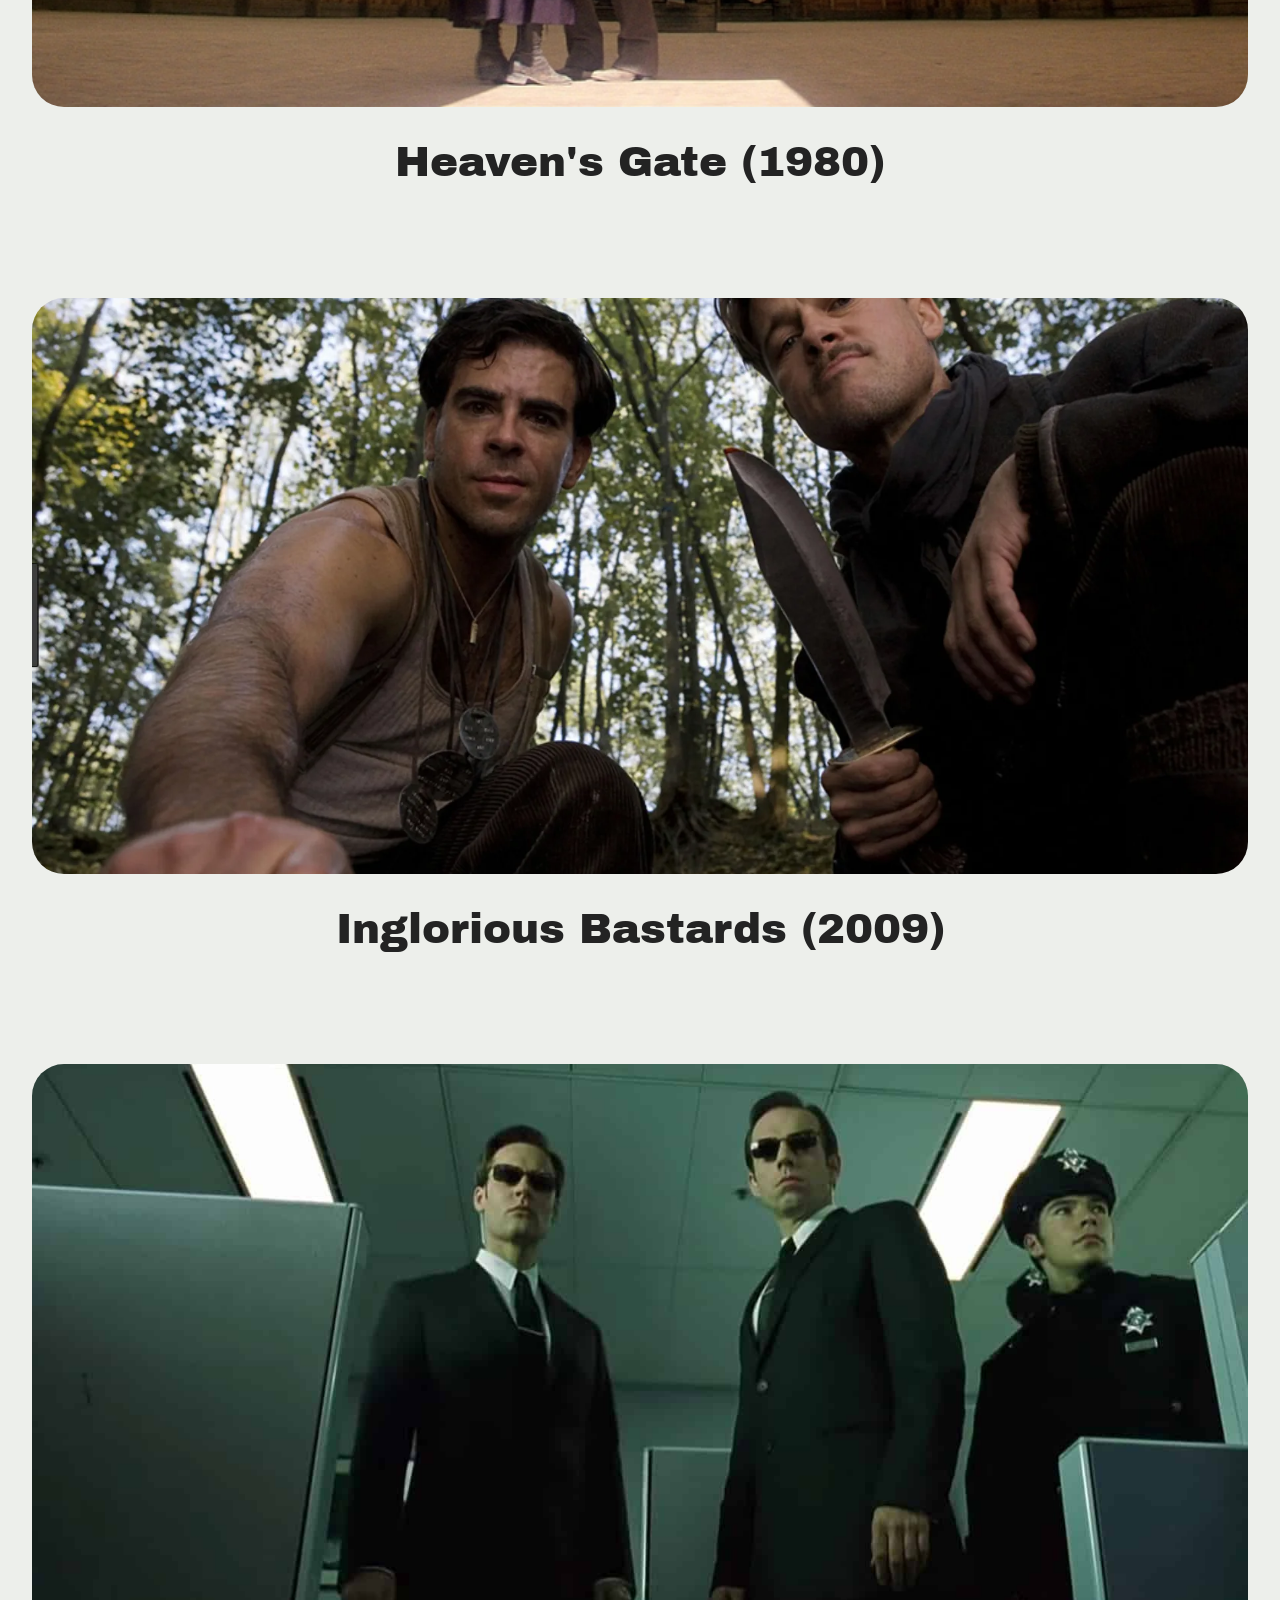
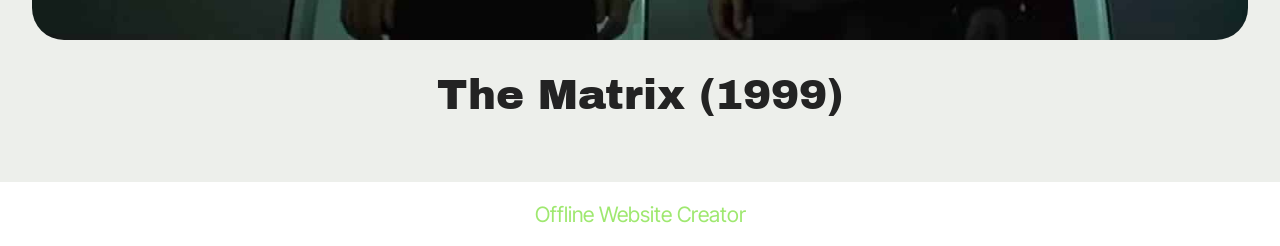
<file: page4.html>
<!DOCTYPE html>
<html  >
<head>
  <!-- Site made with Mobirise Website Builder v6.1.12, https://mobirise.com -->
  <meta charset="UTF-8">
  <meta http-equiv="X-UA-Compatible" content="IE=edge">
  <meta name="generator" content="Mobirise v6.1.12, mobirise.com">
  <meta name="viewport" content="width=device-width, initial-scale=1, minimum-scale=1">
  <link rel="shortcut icon" href="assets/images/logo.png" type="image/x-icon">
  <meta name="description" content="">
  
  
  <title>Low Angle</title>
  <link rel="stylesheet" href="assets/web/assets/mobirise-icons2/mobirise2.css">
  <link rel="stylesheet" href="assets/bootstrap/css/bootstrap.min.css">
  <link rel="stylesheet" href="assets/parallax/jarallax.css">
  <link rel="stylesheet" href="assets/dropdown/css/style.css">
  <link rel="stylesheet" href="assets/theme/css/style.css">
  <link rel="preload" href="https://fonts.googleapis.com/css?family=Archivo+Black:400&display=swap" as="style" onload="this.onload=null;this.rel='stylesheet'">
  <noscript><link rel="stylesheet" href="https://fonts.googleapis.com/css?family=Archivo+Black:400&display=swap"></noscript>
  <link rel="preload" href="https://fonts.googleapis.com/css?family=Inter+Tight:100,200,300,400,500,600,700,800,900,100i,200i,300i,400i,500i,600i,700i,800i,900i&display=swap" as="style" onload="this.onload=null;this.rel='stylesheet'">
  <noscript><link rel="stylesheet" href="https://fonts.googleapis.com/css?family=Inter+Tight:100,200,300,400,500,600,700,800,900,100i,200i,300i,400i,500i,600i,700i,800i,900i&display=swap"></noscript>
  <link rel="preload" as="style" href="assets/mobirise/css/mbr-additional.css?v=XW1vLC"><link rel="stylesheet" href="assets/mobirise/css/mbr-additional.css?v=XW1vLC" type="text/css">

  
  
  
</head>
<body>
  
  <section data-bs-version="5.1" class="menu menu6 cid-vgLwW3Az0L" once="menu" id="menu06-1f">
	

	<nav class="navbar navbar-dropdown opacityScrollOff navbar-fixed-top navbar-expand-lg">
		<div class="container">
			<div class="navbar-brand">
				
				
			</div>
			<button class="navbar-toggler" type="button" data-toggle="collapse" data-bs-toggle="collapse" data-target="#navbarSupportedContent" data-bs-target="#navbarSupportedContent" aria-controls="navbarNavAltMarkup" aria-expanded="false" aria-label="Toggle navigation">
				<div class="hamburger">
					<span></span>
					<span></span>
					<span></span>
					<span></span>
				</div>
			</button>
			<div class="collapse navbar-collapse opacityScrollOff" id="navbarSupportedContent">
				<ul class="navbar-nav nav-dropdown nav-right navbar-nav-top-padding" data-app-modern-menu="true"><li class="nav-item">
						<a class="nav-link link text-black text-primary display-4" href="index.html">Home</a>
					</li>
					<li class="nav-item">
						<a class="nav-link link text-black text-primary display-4" href="page1.html" aria-expanded="false">Symmetrical Composition</a>
					</li>
					<li class="nav-item">
						<a class="nav-link link text-black text-primary display-4" href="page2.html">Overhead</a>
					</li><li class="nav-item"><a class="nav-link link text-black text-primary display-4" href="page3.html">Leading Lines</a></li><li class="nav-item"><a class="nav-link link text-black text-primary display-4" href="page4.html">Low Angle</a></li></ul>
				
				
			</div>
		</div>
	</nav>
</section>

<section data-bs-version="5.1" class="header16 cid-vgLwW1W8Ti mbr-parallax-background" id="header17-1a">
  
  <div class="mbr-overlay" style="opacity: 0.4; background-color: rgb(0, 0, 0);"></div>
  <div class="container">
    <div class="row">
      <div class="content-wrap col-12 col-md-12">
        <h1 class="mbr-section-title mbr-fonts-style mbr-white mb-4 display-1">
          <strong><br>Low Angle</strong></h1>
        
        
        
      </div>
    </div>
  </div>
</section>

<section data-bs-version="5.1" class="image07 cid-vgLwW2nV9B" id="image07-1b">
  

  
  
  <div class="container">
    <div class="row justify-content-center">
      <div class="card col-12 col-lg-12">
        <div class="card-wrapper wrap">
          <div class="card-box align-center">
           
            
            
          </div>
        </div>
      </div>
    </div>

    <div>
      <p class="mbr-description mt-4 align-center mbr-fonts-style display-1">Burn After Reading   (2008)</p>
    </div>
  </div>
</section>

<section data-bs-version="5.1" class="image07 cid-vgLwW2OI8u" id="image07-1c">
  

  
  
  <div class="container">
    <div class="row justify-content-center">
      <div class="card col-12 col-lg-12">
        <div class="card-wrapper wrap">
          <div class="card-box align-center">
           
            
            
          </div>
        </div>
      </div>
    </div>

    <div>
      <p class="mbr-description mt-4 align-center mbr-fonts-style display-1">Heaven's Gate   (1980)<br></p>
    </div>
  </div>
</section>

<section data-bs-version="5.1" class="image07 cid-vgLwW36OVY" id="image07-1d">
  

  
  
  <div class="container">
    <div class="row justify-content-center">
      <div class="card col-12 col-lg-12">
        <div class="card-wrapper wrap">
          <div class="card-box align-center">
           
            
            
          </div>
        </div>
      </div>
    </div>

    <div>
      <p class="mbr-description mt-4 align-center mbr-fonts-style display-1">Inglorious Bastards (2009)</p>
    </div>
  </div>
</section>

<section data-bs-version="5.1" class="image07 cid-vgLwW3mXSB" id="image07-1e">
  

  
  
  <div class="container">
    <div class="row justify-content-center">
      <div class="card col-12 col-lg-12">
        <div class="card-wrapper wrap">
          <div class="card-box align-center">
           
            
            
          </div>
        </div>
      </div>
    </div>

    <div>
      <p class="mbr-description mt-4 align-center mbr-fonts-style display-1">The Matrix (1999)</p>
    </div>
  </div>
</section><section class="display-7" style="padding: 0;align-items: center;justify-content: center;flex-wrap: wrap;    align-content: center;display: flex;position: relative;height: 4rem;"><a href="https://mobiri.se/" style="flex: 1 1;height: 4rem;position: absolute;width: 100%;z-index: 1;"><img alt="" style="height: 4rem;" src="[data-uri]"></a><p style="margin: 0;text-align: center;" class="display-7">&#8204;</p><a style="z-index:1" href="https://mobirise.com/offline-website-builder.html">Offline Website Creator</a></section><script src="assets/bootstrap/js/bootstrap.bundle.min.js"></script>  <script src="assets/parallax/jarallax.js"></script>  <script src="assets/smoothscroll/smooth-scroll.js"></script>  <script src="assets/ytplayer/index.js"></script>  <script src="assets/dropdown/js/navbar-dropdown.js"></script>  <script src="assets/theme/js/script.js"></script>  
  
  
</body>
</html>
</file>
<file: assets/web/assets/mobirise-icons2/mobirise2.css>
@font-face {
  font-family: 'Moririse2';
  font-display: swap;
  src:  url('mobirise2.eot?f2bix4');
  src:  url('mobirise2.eot?f2bix4#iefix') format('embedded-opentype'),
    url('mobirise2.woff2?f2bix4') format('woff2'),
    url('mobirise2.woff?f2bix4') format('woff'),
    url('mobirise2.ttf?f2bix4') format('truetype'),
    url('mobirise2.svg?f2bix4#mobirise2') format('svg');
  font-weight: normal;
  font-style: normal;
}

[class^="mobi-"], [class*=" mobi-"] {
  /* use !important to prevent issues with browser extensions that change fonts */
  font-family: 'Moririse2' !important;
  speak: none;
  font-style: normal;
  font-weight: normal;
  font-variant: normal;
  text-transform: none;
  line-height: 1;

  /* Better Font Rendering =========== */
  -webkit-font-smoothing: antialiased;
  -moz-osx-font-smoothing: grayscale;
}

.mobi-mbri-add-submenu:before {
  content: "\e900";
}
.mobi-mbri-alert:before {
  content: "\e901";
}
.mobi-mbri-align-center:before {
  content: "\e902";
}
.mobi-mbri-align-justify:before {
  content: "\e903";
}
.mobi-mbri-align-left:before {
  content: "\e904";
}
.mobi-mbri-align-right:before {
  content: "\e905";
}
.mobi-mbri-android:before {
  content: "\e906";
}
.mobi-mbri-apple:before {
  content: "\e907";
}
.mobi-mbri-arrow-down:before {
  content: "\e908";
}
.mobi-mbri-arrow-next:before {
  content: "\e909";
}
.mobi-mbri-arrow-prev:before {
  content: "\e90a";
}
.mobi-mbri-arrow-up:before {
  content: "\e90b";
}
.mobi-mbri-bold:before {
  content: "\e90c";
}
.mobi-mbri-bookmark:before {
  content: "\e90d";
}
.mobi-mbri-bootstrap:before {
  content: "\e90e";
}
.mobi-mbri-briefcase:before {
  content: "\e90f";
}
.mobi-mbri-browse:before {
  content: "\e910";
}
.mobi-mbri-bulleted-list:before {
  content: "\e911";
}
.mobi-mbri-calendar:before {
  content: "\e912";
}
.mobi-mbri-camera:before {
  content: "\e913";
}
.mobi-mbri-cart-add:before {
  content: "\e914";
}
.mobi-mbri-cart-full:before {
  content: "\e915";
}
.mobi-mbri-cash:before {
  content: "\e916";
}
.mobi-mbri-change-style:before {
  content: "\e917";
}
.mobi-mbri-chat:before {
  content: "\e918";
}
.mobi-mbri-clock:before {
  content: "\e919";
}
.mobi-mbri-close:before {
  content: "\e91a";
}
.mobi-mbri-cloud:before {
  content: "\e91b";
}
.mobi-mbri-code:before {
  content: "\e91c";
}
.mobi-mbri-contact-form:before {
  content: "\e91d";
}
.mobi-mbri-credit-card:before {
  content: "\e91e";
}
.mobi-mbri-cursor-click:before {
  content: "\e91f";
}
.mobi-mbri-cust-feedback:before {
  content: "\e920";
}
.mobi-mbri-database:before {
  content: "\e921";
}
.mobi-mbri-delivery:before {
  content: "\e922";
}
.mobi-mbri-desktop:before {
  content: "\e923";
}
.mobi-mbri-devices:before {
  content: "\e924";
}
.mobi-mbri-down:before {
  content: "\e925";
}
.mobi-mbri-download-2:before {
  content: "\e926";
}
.mobi-mbri-download:before {
  content: "\e927";
}
.mobi-mbri-drag-n-drop-2:before {
  content: "\e928";
}
.mobi-mbri-drag-n-drop:before {
  content: "\e929";
}
.mobi-mbri-edit-2:before {
  content: "\e92a";
}
.mobi-mbri-edit:before {
  content: "\e92b";
}
.mobi-mbri-error:before {
  content: "\e92c";
}
.mobi-mbri-extension:before {
  content: "\e92d";
}
.mobi-mbri-features:before {
  content: "\e92e";
}
.mobi-mbri-file:before {
  content: "\e92f";
}
.mobi-mbri-flag:before {
  content: "\e930";
}
.mobi-mbri-folder:before {
  content: "\e931";
}
.mobi-mbri-gift:before {
  content: "\e932";
}
.mobi-mbri-github:before {
  content: "\e933";
}
.mobi-mbri-globe-2:before {
  content: "\e934";
}
.mobi-mbri-globe:before {
  content: "\e935";
}
.mobi-mbri-growing-chart:before {
  content: "\e936";
}
.mobi-mbri-hearth:before {
  content: "\e937";
}
.mobi-mbri-help:before {
  content: "\e938";
}
.mobi-mbri-home:before {
  content: "\e939";
}
.mobi-mbri-hot-cup:before {
  content: "\e93a";
}
.mobi-mbri-idea:before {
  content: "\e93b";
}
.mobi-mbri-image-gallery:before {
  content: "\e93c";
}
.mobi-mbri-image-slider:before {
  content: "\e93d";
}
.mobi-mbri-info:before {
  content: "\e93e";
}
.mobi-mbri-italic:before {
  content: "\e93f";
}
.mobi-mbri-key:before {
  content: "\e940";
}
.mobi-mbri-laptop:before {
  content: "\e941";
}
.mobi-mbri-layers:before {
  content: "\e942";
}
.mobi-mbri-left-right:before {
  content: "\e943";
}
.mobi-mbri-left:before {
  content: "\e944";
}
.mobi-mbri-letter:before {
  content: "\e945";
}
.mobi-mbri-like:before {
  content: "\e946";
}
.mobi-mbri-link:before {
  content: "\e947";
}
.mobi-mbri-lock:before {
  content: "\e948";
}
.mobi-mbri-login:before {
  content: "\e949";
}
.mobi-mbri-logout:before {
  content: "\e94a";
}
.mobi-mbri-magic-stick:before {
  content: "\e94b";
}
.mobi-mbri-map-pin:before {
  content: "\e94c";
}
.mobi-mbri-menu:before {
  content: "\e94d";
}
.mobi-mbri-mobile-2:before {
  content: "\e94e";
}
.mobi-mbri-mobile-horizontal:before {
  content: "\e94f";
}
.mobi-mbri-mobile:before {
  content: "\e950";
}
.mobi-mbri-mobirise:before {
  content: "\e951";
}
.mobi-mbri-more-horizontal:before {
  content: "\e952";
}
.mobi-mbri-more-vertical:before {
  content: "\e953";
}
.mobi-mbri-music:before {
  content: "\e954";
}
.mobi-mbri-new-file:before {
  content: "\e955";
}
.mobi-mbri-numbered-list:before {
  content: "\e956";
}
.mobi-mbri-opened-folder:before {
  content: "\e957";
}
.mobi-mbri-pages:before {
  content: "\e958";
}
.mobi-mbri-paper-plane:before {
  content: "\e959";
}
.mobi-mbri-paperclip:before {
  content: "\e95a";
}
.mobi-mbri-phone:before {
  content: "\e95b";
}
.mobi-mbri-photo:before {
  content: "\e95c";
}
.mobi-mbri-photos:before {
  content: "\e95d";
}
.mobi-mbri-pin:before {
  content: "\e95e";
}
.mobi-mbri-play:before {
  content: "\e95f";
}
.mobi-mbri-plus:before {
  content: "\e960";
}
.mobi-mbri-preview:before {
  content: "\e961";
}
.mobi-mbri-print:before {
  content: "\e962";
}
.mobi-mbri-protect:before {
  content: "\e963";
}
.mobi-mbri-question:before {
  content: "\e964";
}
.mobi-mbri-quote-left:before {
  content: "\e965";
}
.mobi-mbri-quote-right:before {
  content: "\e966";
}
.mobi-mbri-redo:before {
  content: "\e967";
}
.mobi-mbri-refresh:before {
  content: "\e968";
}
.mobi-mbri-responsive-2:before {
  content: "\e969";
}
.mobi-mbri-responsive:before {
  content: "\e96a";
}
.mobi-mbri-right:before {
  content: "\e96b";
}
.mobi-mbri-rocket:before {
  content: "\e96c";
}
.mobi-mbri-sad-face:before {
  content: "\e96d";
}
.mobi-mbri-sale:before {
  content: "\e96e";
}
.mobi-mbri-save:before {
  content: "\e96f";
}
.mobi-mbri-search:before {
  content: "\e970";
}
.mobi-mbri-setting-2:before {
  content: "\e971";
}
.mobi-mbri-setting-3:before {
  content: "\e972";
}
.mobi-mbri-setting:before {
  content: "\e973";
}
.mobi-mbri-share:before {
  content: "\e974";
}
.mobi-mbri-shopping-bag:before {
  content: "\e975";
}
.mobi-mbri-shopping-basket:before {
  content: "\e976";
}
.mobi-mbri-shopping-cart:before {
  content: "\e977";
}
.mobi-mbri-sites:before {
  content: "\e978";
}
.mobi-mbri-smile-face:before {
  content: "\e979";
}
.mobi-mbri-speed:before {
  content: "\e97a";
}
.mobi-mbri-star:before {
  content: "\e97b";
}
.mobi-mbri-success:before {
  content: "\e97c";
}
.mobi-mbri-sun:before {
  content: "\e97d";
}
.mobi-mbri-sun2:before {
  content: "\e97e";
}
.mobi-mbri-tablet-vertical:before {
  content: "\e97f";
}
.mobi-mbri-tablet:before {
  content: "\e980";
}
.mobi-mbri-target:before {
  content: "\e981";
}
.mobi-mbri-timer:before {
  content: "\e982";
}
.mobi-mbri-to-ftp:before {
  content: "\e983";
}
.mobi-mbri-to-local-drive:before {
  content: "\e984";
}
.mobi-mbri-touch-swipe:before {
  content: "\e985";
}
.mobi-mbri-touch:before {
  content: "\e986";
}
.mobi-mbri-trash:before {
  content: "\e987";
}
.mobi-mbri-underline:before {
  content: "\e988";
}
.mobi-mbri-undo:before {
  content: "\e989";
}
.mobi-mbri-unlink:before {
  content: "\e98a";
}
.mobi-mbri-unlock:before {
  content: "\e98b";
}
.mobi-mbri-up-down:before {
  content: "\e98c";
}
.mobi-mbri-up:before {
  content: "\e98d";
}
.mobi-mbri-update:before {
  content: "\e98e";
}
.mobi-mbri-upload-2:before {
  content: "\e98f";
}
.mobi-mbri-upload:before {
  content: "\e990";
}
.mobi-mbri-user-2:before {
  content: "\e991";
}
.mobi-mbri-user:before {
  content: "\e992";
}
.mobi-mbri-users:before {
  content: "\e993";
}
.mobi-mbri-video-play:before {
  content: "\e994";
}
.mobi-mbri-video:before {
  content: "\e995";
}
.mobi-mbri-watch:before {
  content: "\e996";
}
.mobi-mbri-website-theme-2:before {
  content: "\e997";
}
.mobi-mbri-website-theme:before {
  content: "\e998";
}
.mobi-mbri-wifi:before {
  content: "\e999";
}
.mobi-mbri-windows:before {
  content: "\e99a";
}
.mobi-mbri-zoom-in:before {
  content: "\e99b";
}
.mobi-mbri-zoom-out:before {
  content: "\e99c";
}
</file>
<file: assets/parallax/jarallax.css>
.jarallax {
    position: relative;
    z-index: 0;
}
.jarallax > .jarallax-img {
    position: absolute;
    object-fit: cover;
    /* support for plugin https://github.com/bfred-it/object-fit-images */
    font-family: 'object-fit: cover;';
    top: 0;
    left: 0;
    width: 100%;
    height: 100%;
    z-index: -1;
}
</file>
<file: assets/dropdown/css/style.css>
.navbar-dropdown {
  left: 0;
  padding: 0;
  position: absolute;
  right: 0;
  top: 0;
  transition: all 0.45s ease;
  z-index: 1030;
  background: #282828; }
  .navbar-dropdown .navbar-logo {
    margin-right: 0.8rem;
    transition: margin 0.3s ease-in-out;
    vertical-align: middle; }
    .navbar-dropdown .navbar-logo img {
      height: 3.125rem;
      transition: all 0.3s ease-in-out; }
    .navbar-dropdown .navbar-logo.mbr-iconfont {
      font-size: 3.125rem;
      line-height: 3.125rem; }
  .navbar-dropdown .navbar-caption {
    font-weight: 700;
    white-space: normal;
    vertical-align: -4px;
    line-height: 3.125rem !important; }
    .navbar-dropdown .navbar-caption, .navbar-dropdown .navbar-caption:hover {
      color: inherit;
      text-decoration: none; }
  .navbar-dropdown .mbr-iconfont + .navbar-caption {
    vertical-align: -1px; }
  .navbar-dropdown.navbar-fixed-top {
    position: fixed; }
  .navbar-dropdown .navbar-brand span {
    vertical-align: -4px; }
  .navbar-dropdown.bg-color.transparent {
    background: none; }
  .navbar-dropdown.navbar-short .navbar-brand {
    padding: 0.625rem 0; }
    .navbar-dropdown.navbar-short .navbar-brand span {
      vertical-align: -1px; }
  .navbar-dropdown.navbar-short .navbar-caption {
    line-height: 2.375rem !important;
    vertical-align: -2px; }
  .navbar-dropdown.navbar-short .navbar-logo {
    margin-right: 0.5rem; }
    .navbar-dropdown.navbar-short .navbar-logo img {
      height: 2.375rem; }
    .navbar-dropdown.navbar-short .navbar-logo.mbr-iconfont {
      font-size: 2.375rem;
      line-height: 2.375rem; }
  .navbar-dropdown.navbar-short .mbr-table-cell {
    height: 3.625rem; }
  .navbar-dropdown .navbar-close {
    left: 0.6875rem;
    position: fixed;
    top: 0.75rem;
    z-index: 1000; }
  .navbar-dropdown .hamburger-icon {
    content: "";
    display: inline-block;
    vertical-align: middle;
    width: 16px;
    -webkit-box-shadow: 0 -6px 0 1px #282828,0 0 0 1px #282828,0 6px 0 1px #282828;
    -moz-box-shadow: 0 -6px 0 1px #282828,0 0 0 1px #282828,0 6px 0 1px #282828;
    box-shadow: 0 -6px 0 1px #282828,0 0 0 1px #282828,0 6px 0 1px #282828; }

.dropdown-menu .dropdown-toggle[data-toggle="dropdown-submenu"]::after {
  border-bottom: 0.35em solid transparent;
  border-left: 0.35em solid;
  border-right: 0;
  border-top: 0.35em solid transparent;
  margin-left: 0.3rem; }

.dropdown-menu .dropdown-item:focus {
  outline: 0; }

.nav-dropdown {
  font-size: 0.75rem;
  font-weight: 500;
  height: auto !important; }
  .nav-dropdown .nav-btn {
    padding-left: 1rem; }
  .nav-dropdown .link {
    margin: .667em 1.667em;
    font-weight: 500;
    padding: 0;
    transition: color .2s ease-in-out; }
    .nav-dropdown .link.dropdown-toggle {
      margin-right: 2.583em; }
      .nav-dropdown .link.dropdown-toggle::after {
        margin-left: .25rem;
        border-top: 0.35em solid;
        border-right: 0.35em solid transparent;
        border-left: 0.35em solid transparent;
        border-bottom: 0; }
      .nav-dropdown .link.dropdown-toggle[aria-expanded="true"] {
        margin: 0;
        padding: 0.667em 3.263em  0.667em 1.667em; }
  .nav-dropdown .link::after,
  .nav-dropdown .dropdown-item::after {
    color: inherit; }
  .nav-dropdown .btn {
    font-size: 0.75rem;
    font-weight: 700;
    letter-spacing: 0;
    margin-bottom: 0;
    padding-left: 1.25rem;
    padding-right: 1.25rem; }
  .nav-dropdown .dropdown-menu {
    border-radius: 0;
    border: 0;
    left: 0;
    margin: 0;
    padding-bottom: 1.25rem;
    padding-top: 1.25rem;
    position: relative; }
  .nav-dropdown .dropdown-submenu {
    margin-left: 0.125rem;
    top: 0; }
  .nav-dropdown .dropdown-item {
    font-weight: 500;
    line-height: 2;
    padding: 0.3846em 4.615em 0.3846em 1.5385em;
    position: relative;
    transition: color .2s ease-in-out, background-color .2s ease-in-out; }
    .nav-dropdown .dropdown-item::after {
      margin-top: -0.3077em;
      position: absolute;
      right: 1.1538em;
      top: 50%; }
    .nav-dropdown .dropdown-item:focus, .nav-dropdown .dropdown-item:hover {
      background: none; }

@media (max-width: 767px) {
  .nav-dropdown.navbar-toggleable-sm {
    bottom: 0;
    display: none;
    left: 0;
    overflow-x: hidden;
    position: fixed;
    top: 0;
    transform: translateX(-100%);
    -ms-transform: translateX(-100%);
    -webkit-transform: translateX(-100%);
    width: 18.75rem;
    z-index: 999; } }
.nav-dropdown.navbar-toggleable-xl {
  bottom: 0;
  display: none;
  left: 0;
  overflow-x: hidden;
  position: fixed;
  top: 0;
  transform: translateX(-100%);
  -ms-transform: translateX(-100%);
  -webkit-transform: translateX(-100%);
  width: 18.75rem;
  z-index: 999; }

.nav-dropdown-sm {
  display: block !important;
  overflow-x: hidden;
  overflow: auto;
  padding-top: 3.875rem; }
  .nav-dropdown-sm::after {
    content: "";
    display: block;
    height: 3rem;
    width: 100%; }
  .nav-dropdown-sm.collapse.in ~ .navbar-close {
    display: block !important; }
  .nav-dropdown-sm.collapsing, .nav-dropdown-sm.collapse.in {
    transform: translateX(0);
    -ms-transform: translateX(0);
    -webkit-transform: translateX(0);
    transition: all 0.25s ease-out;
    -webkit-transition: all 0.25s ease-out;
    background: #282828; }
  .nav-dropdown-sm.collapsing[aria-expanded="false"] {
    transform: translateX(-100%);
    -ms-transform: translateX(-100%);
    -webkit-transform: translateX(-100%); }
  .nav-dropdown-sm .nav-item {
    display: block;
    margin-left: 0 !important;
    padding-left: 0; }
  .nav-dropdown-sm .link,
  .nav-dropdown-sm .dropdown-item {
    border-top: 1px dotted rgba(255, 255, 255, 0.1);
    font-size: 0.8125rem;
    line-height: 1.6;
    margin: 0 !important;
    padding: 0.875rem 2.4rem 0.875rem 1.5625rem !important;
    position: relative;
    white-space: normal; }
    .nav-dropdown-sm .link:focus, .nav-dropdown-sm .link:hover,
    .nav-dropdown-sm .dropdown-item:focus,
    .nav-dropdown-sm .dropdown-item:hover {
      background: rgba(0, 0, 0, 0.2) !important;
      color: #c0a375; }
  .nav-dropdown-sm .nav-btn {
    position: relative;
    padding: 1.5625rem 1.5625rem 0 1.5625rem; }
    .nav-dropdown-sm .nav-btn::before {
      border-top: 1px dotted rgba(255, 255, 255, 0.1);
      content: "";
      left: 0;
      position: absolute;
      top: 0;
      width: 100%; }
    .nav-dropdown-sm .nav-btn + .nav-btn {
      padding-top: 0.625rem; }
      .nav-dropdown-sm .nav-btn + .nav-btn::before {
        display: none; }
  .nav-dropdown-sm .btn {
    padding: 0.625rem 0; }
  .nav-dropdown-sm .dropdown-toggle[data-toggle="dropdown-submenu"]::after {
    margin-left: .25rem;
    border-top: 0.35em solid;
    border-right: 0.35em solid transparent;
    border-left: 0.35em solid transparent;
    border-bottom: 0; }
  .nav-dropdown-sm .dropdown-toggle[data-toggle="dropdown-submenu"][aria-expanded="true"]::after {
    border-top: 0;
    border-right: 0.35em solid transparent;
    border-left: 0.35em solid transparent;
    border-bottom: 0.35em solid; }
  .nav-dropdown-sm .dropdown-menu {
    margin: 0;
    padding: 0;
    position: relative;
    top: 0;
    left: 0;
    width: 100%;
    border: 0;
    float: none;
    border-radius: 0;
    background: none; }
  .nav-dropdown-sm .dropdown-submenu {
    left: 100%;
    margin-left: 0.125rem;
    margin-top: -1.25rem;
    top: 0; }

.navbar-toggleable-sm .nav-dropdown .dropdown-menu {
  position: absolute; }

.navbar-toggleable-sm .nav-dropdown .dropdown-submenu {
  left: 100%;
  margin-left: 0.125rem;
  margin-top: -1.25rem;
  top: 0; }

.navbar-toggleable-sm.opened .nav-dropdown .dropdown-menu {
  position: relative; }

.navbar-toggleable-sm.opened .nav-dropdown .dropdown-submenu {
  left: 0;
  margin-left: 00rem;
  margin-top: 0rem;
  top: 0; }

.is-builder .nav-dropdown.collapsing {
  transition: none !important; }
</file>
<file: assets/theme/css/style.css>
@charset "UTF-8";
section {
  background-color: #ffffff;
}

body {
  font-style: normal;
  line-height: 1.5;
  font-weight: 400;
  color: #232323;
  position: relative;
}

button {
  background-color: transparent;
  border-color: transparent;
}

.embla__button,
.carousel-control {
  background-color: #edefea !important;
  opacity: 0.8 !important;
  color: #464845 !important;
  border-color: #edefea !important;
}

.carousel .close,
.modalWindow .close {
  background-color: #edefea !important;
  color: #464845 !important;
  border-color: #edefea !important;
  opacity: 0.8 !important;
}

.carousel .close:hover,
.modalWindow .close:hover {
  opacity: 1 !important;
}

.carousel-indicators li {
  background-color: #edefea !important;
  border: 2px solid #464845 !important;
}

.carousel-indicators li:hover,
.carousel-indicators li:active {
  opacity: 0.8 !important;
}

.embla__button:hover,
.carousel-control:hover {
  background-color: #edefea !important;
  opacity: 1 !important;
}

.modalWindow-video-container {
  height: 80%;
}

section,
.container,
.container-fluid {
  position: relative;
  word-wrap: break-word;
}

a.mbr-iconfont:hover {
  text-decoration: none;
}

.article .lead p,
.article .lead ul,
.article .lead ol,
.article .lead pre,
.article .lead blockquote {
  margin-bottom: 0;
}

a {
  font-style: normal;
  font-weight: 400;
  cursor: pointer;
}
a, a:hover {
  text-decoration: none;
}

.mbr-section-title {
  font-style: normal;
  line-height: 1.3;
}

.mbr-section-subtitle {
  line-height: 1.3;
}

.mbr-text {
  font-style: normal;
  line-height: 1.7;
}

h1,
h2,
h3,
h4,
h5,
h6,
.display-1,
.display-2,
.display-4,
.display-5,
.display-7,
span,
p,
a {
  line-height: 1;
  word-break: break-word;
  word-wrap: break-word;
  font-weight: 400;
}

b,
strong {
  font-weight: bold;
}

input:-webkit-autofill, input:-webkit-autofill:hover, input:-webkit-autofill:focus, input:-webkit-autofill:active {
  transition-delay: 9999s;
  -webkit-transition-property: background-color, color;
  transition-property: background-color, color;
}

textarea[type=hidden] {
  display: none;
}

section {
  background-position: 50% 50%;
  background-repeat: no-repeat;
  background-size: cover;
}
section .mbr-background-video,
section .mbr-background-video-preview {
  position: absolute;
  bottom: 0;
  left: 0;
  right: 0;
  top: 0;
}

.hidden {
  visibility: hidden;
}

.mbr-z-index20 {
  z-index: 20;
}

/*! Base colors */
.mbr-white {
  color: #ffffff;
}

.mbr-black {
  color: #111111;
}

.mbr-bg-white {
  background-color: #ffffff;
}

.mbr-bg-black {
  background-color: #000000;
}

/*! Text-aligns */
.align-left {
  text-align: left;
}

.align-center {
  text-align: center;
}

.align-right {
  text-align: right;
}

/*! Font-weight  */
.mbr-light {
  font-weight: 300;
}

.mbr-regular {
  font-weight: 400;
}

.mbr-semibold {
  font-weight: 500;
}

.mbr-bold {
  font-weight: 700;
}

/*! Media  */
.media-content {
  flex-basis: 100%;
}

.media-container-row {
  display: flex;
  flex-direction: row;
  flex-wrap: wrap;
  justify-content: center;
  align-content: center;
  align-items: start;
}
.media-container-row .media-size-item {
  width: 400px;
}

.media-container-column {
  display: flex;
  flex-direction: column;
  flex-wrap: wrap;
  justify-content: center;
  align-content: center;
  align-items: stretch;
}
.media-container-column > * {
  width: 100%;
}

@media (min-width: 992px) {
  .media-container-row {
    flex-wrap: nowrap;
  }
}
figure {
  margin-bottom: 0;
  overflow: hidden;
}

figure[mbr-media-size] {
  transition: width 0.1s;
}

img,
iframe {
  display: block;
  width: 100%;
}

.card {
  background-color: transparent;
  border: none;
}

.card-box {
  width: 100%;
}

.card-img {
  text-align: center;
  flex-shrink: 0;
  -webkit-flex-shrink: 0;
}

.media {
  max-width: 100%;
  margin: 0 auto;
}

.mbr-figure {
  align-self: center;
}

.media-container > div {
  max-width: 100%;
}

.mbr-figure img,
.card-img img {
  width: 100%;
}

@media (max-width: 991px) {
  .media-size-item {
    width: auto !important;
  }
  .media {
    width: auto;
  }
  .mbr-figure {
    width: 100% !important;
  }
}
/*! Buttons */
.mbr-section-btn {
  margin-left: -0.6rem;
  margin-right: -0.6rem;
  font-size: 0;
}

.btn {
  font-weight: 600;
  border-width: 1px;
  font-style: normal;
  margin: 0.6rem 0.6rem;
  white-space: normal;
  transition: all 0.2s ease-in-out;
  display: inline-flex;
  align-items: center;
  justify-content: center;
  word-break: break-word;
}

.btn-sm {
  font-weight: 600;
  letter-spacing: 0px;
  transition: all 0.3s ease-in-out;
}

.btn-md {
  font-weight: 600;
  letter-spacing: 0px;
  transition: all 0.3s ease-in-out;
}

.btn-lg {
  font-weight: 600;
  letter-spacing: 0px;
  transition: all 0.3s ease-in-out;
}

.btn-form {
  margin: 0;
}
.btn-form:hover {
  cursor: pointer;
}

nav .mbr-section-btn {
  margin-left: 0rem;
  margin-right: 0rem;
}

/*! Btn icon margin */
.btn .mbr-iconfont,
.btn.btn-sm .mbr-iconfont {
  order: 1;
  cursor: pointer;
  margin-left: 0.5rem;
  vertical-align: sub;
}

.btn.btn-md .mbr-iconfont,
.btn.btn-md .mbr-iconfont {
  margin-left: 0.8rem;
}

.mbr-regular {
  font-weight: 400;
}

.mbr-semibold {
  font-weight: 500;
}

.mbr-bold {
  font-weight: 700;
}

[type=submit] {
  -webkit-appearance: none;
}

/*! Full-screen */
.mbr-fullscreen .mbr-overlay {
  min-height: 100vh;
}

.mbr-fullscreen {
  display: flex;
  display: -moz-flex;
  display: -ms-flex;
  display: -o-flex;
  align-items: center;
  min-height: 100vh;
  padding-top: 3rem;
  padding-bottom: 3rem;
}

/*! Map */
.map {
  height: 25rem;
  position: relative;
}
.map iframe {
  width: 100%;
  height: 100%;
}

/*! Scroll to top arrow */
.mbr-arrow-up {
  bottom: 25px;
  right: 90px;
  position: fixed;
  text-align: right;
  z-index: 5000;
  color: #ffffff;
  font-size: 22px;
}

.mbr-arrow-up a {
  background: rgba(0, 0, 0, 0.2);
  border-radius: 50%;
  color: #fff;
  display: inline-block;
  height: 60px;
  width: 60px;
  border: 2px solid #fff;
  outline-style: none !important;
  position: relative;
  text-decoration: none;
  transition: all 0.3s ease-in-out;
  cursor: pointer;
  text-align: center;
}
.mbr-arrow-up a:hover {
  background-color: rgba(0, 0, 0, 0.4);
}
.mbr-arrow-up a i {
  line-height: 60px;
}

.mbr-arrow-up-icon {
  display: block;
  color: #fff;
}

.mbr-arrow-up-icon::before {
  content: "›";
  display: inline-block;
  font-family: serif;
  font-size: 22px;
  line-height: 1;
  font-style: normal;
  position: relative;
  top: 6px;
  left: -4px;
  transform: rotate(-90deg);
}

/*! Arrow Down */
.mbr-arrow {
  position: absolute;
  bottom: 45px;
  left: 50%;
  width: 60px;
  height: 60px;
  cursor: pointer;
  background-color: rgba(80, 80, 80, 0.5);
  border-radius: 50%;
  transform: translateX(-50%);
}
@media (max-width: 767px) {
  .mbr-arrow {
    display: none;
  }
}
.mbr-arrow > a {
  display: inline-block;
  text-decoration: none;
  outline-style: none;
  animation: arrowdown 1.7s ease-in-out infinite;
  color: #ffffff;
}
.mbr-arrow > a > i {
  position: absolute;
  top: -2px;
  left: 15px;
  font-size: 2rem;
}

#scrollToTop a i::before {
  content: "";
  position: absolute;
  display: block;
  border-bottom: 2.5px solid #fff;
  border-left: 2.5px solid #fff;
  width: 27.8%;
  height: 27.8%;
  left: 50%;
  top: 51%;
  transform: translateY(-30%) translateX(-50%) rotate(135deg);
}

@keyframes arrowdown {
  0% {
    transform: translateY(0px);
  }
  50% {
    transform: translateY(-5px);
  }
  100% {
    transform: translateY(0px);
  }
}
@media (max-width: 500px) {
  .mbr-arrow-up {
    left: 0;
    right: 0;
    text-align: center;
  }
}
/*Gradients animation*/
@keyframes gradient-animation {
  from {
    background-position: 0% 100%;
    animation-timing-function: ease-in-out;
  }
  to {
    background-position: 100% 0%;
    animation-timing-function: ease-in-out;
  }
}
.bg-gradient {
  background-size: 200% 200%;
  animation: gradient-animation 5s infinite alternate;
  -webkit-animation: gradient-animation 5s infinite alternate;
}

.menu .navbar-brand {
  display: -webkit-flex;
}
.menu .navbar-brand span {
  display: flex;
  display: -webkit-flex;
}
.menu .navbar-brand .navbar-caption-wrap {
  display: -webkit-flex;
}
.menu .navbar-brand .navbar-logo img {
  display: -webkit-flex;
  width: auto;
}
@media (min-width: 768px) and (max-width: 991px) {
  .menu .navbar-toggleable-sm .navbar-nav {
    display: -ms-flexbox;
  }
}
@media (max-width: 991px) {
  .menu .navbar-collapse {
    max-height: 93.5vh;
  }
  .menu .navbar-collapse.show {
    overflow: auto;
  }
}
@media (min-width: 992px) {
  .menu .navbar-nav.nav-dropdown {
    display: -webkit-flex;
  }
  .menu .navbar-toggleable-sm .navbar-collapse {
    display: -webkit-flex !important;
  }
  .menu .collapsed .navbar-collapse {
    max-height: 93.5vh;
  }
  .menu .collapsed .navbar-collapse.show {
    overflow: auto;
  }
}
@media (max-width: 767px) {
  .menu .navbar-collapse {
    max-height: 80vh;
  }
}

.nav-link .mbr-iconfont {
  margin-right: 0.5rem;
}

.navbar {
  display: -webkit-flex;
  -webkit-flex-wrap: wrap;
  -webkit-align-items: center;
  -webkit-justify-content: space-between;
}

.navbar-collapse {
  -webkit-flex-basis: 100%;
  -webkit-flex-grow: 1;
  -webkit-align-items: center;
}

.nav-dropdown .link {
  padding: 0.667em 1.667em !important;
  margin: 0 !important;
}

.nav {
  display: -webkit-flex;
  -webkit-flex-wrap: wrap;
}

.row {
  display: -webkit-flex;
  -webkit-flex-wrap: wrap;
}

.justify-content-center {
  -webkit-justify-content: center;
}

.form-inline {
  display: -webkit-flex;
}

.card-wrapper {
  -webkit-flex: 1;
}

.carousel-control {
  z-index: 10;
  display: -webkit-flex;
}

.carousel-controls {
  display: -webkit-flex;
}

.media {
  display: -webkit-flex;
}

.form-group:focus {
  outline: none;
}

.jq-selectbox__select {
  padding: 7px 0;
  position: relative;
}

.jq-selectbox__dropdown {
  overflow: hidden;
  border-radius: 10px;
  position: absolute;
  top: 100%;
  left: 0 !important;
  width: 100% !important;
}

.jq-selectbox__trigger-arrow {
  right: 0;
  transform: translateY(-50%);
}

.jq-selectbox li {
  padding: 1.07em 0.5em;
}

input[type=range] {
  padding-left: 0 !important;
  padding-right: 0 !important;
}

.modal-dialog,
.modal-content {
  height: 100%;
}

.modal-dialog .carousel-inner {
  height: calc(100vh - 1.75rem);
}
@media (max-width: 575px) {
  .modal-dialog .carousel-inner {
    height: calc(100vh - 1rem);
  }
}

.carousel-item {
  text-align: center;
}

.carousel-item img {
  margin: auto;
}

.navbar-toggler {
  align-self: flex-start;
  padding: 0.25rem 0.75rem;
  font-size: 1.25rem;
  line-height: 1;
  background: transparent;
  border: 1px solid transparent;
  border-radius: 0.25rem;
}

.navbar-toggler:focus,
.navbar-toggler:hover {
  text-decoration: none;
  box-shadow: none;
}

.navbar-toggler-icon {
  display: inline-block;
  width: 1.5em;
  height: 1.5em;
  vertical-align: middle;
  content: "";
  background: no-repeat center center;
  background-size: 100% 100%;
}

.navbar-toggler-left {
  position: absolute;
  left: 1rem;
}

.navbar-toggler-right {
  position: absolute;
  right: 1rem;
}

.card-img {
  width: auto;
}

.menu .navbar.collapsed:not(.beta-menu) {
  flex-direction: column;
}

.carousel-item.active,
.carousel-item-next,
.carousel-item-prev {
  display: flex;
}

.note-air-layout .dropup .dropdown-menu,
.note-air-layout .navbar-fixed-bottom .dropdown .dropdown-menu {
  bottom: initial !important;
}

html,
body {
  height: auto;
  min-height: 100vh;
}

.dropup .dropdown-toggle::after {
  display: none;
}

.form-asterisk {
  font-family: initial;
  position: absolute;
  top: -2px;
  font-weight: normal;
}

.form-control-label {
  position: relative;
  cursor: pointer;
  margin-bottom: 0.357em;
  padding: 0;
}

.alert {
  color: #ffffff;
  border-radius: 0;
  border: 0;
  font-size: 1.1rem;
  line-height: 1.5;
  margin-bottom: 1.875rem;
  padding: 1.25rem;
  position: relative;
  text-align: center;
}
.alert.alert-form::after {
  background-color: inherit;
  bottom: -7px;
  content: "";
  display: block;
  height: 14px;
  left: 50%;
  margin-left: -7px;
  position: absolute;
  transform: rotate(45deg);
  width: 14px;
}

.form-control {
  background-color: #ffffff;
  background-clip: border-box;
  color: #232323;
  line-height: 1rem !important;
  height: auto;
  padding: 1.2rem 2rem;
  transition: border-color 0.25s ease 0s;
  border: 1px solid transparent !important;
  border-radius: 4px;
  box-shadow: rgba(0, 0, 0, 0.07) 0px 1px 1px 0px, rgba(0, 0, 0, 0.07) 0px 1px 3px 0px, rgba(0, 0, 0, 0.03) 0px 0px 0px 1px;
}
.form-active .form-control:invalid {
  border-color: red;
}

.row > * {
  padding-right: 1rem;
  padding-left: 1rem;
}

form .row {
  margin-left: -0.6rem;
  margin-right: -0.6rem;
}
form .row [class*=col] {
  padding-left: 0.6rem;
  padding-right: 0.6rem;
}

form .mbr-section-btn {
  padding-left: 0.6rem;
  padding-right: 0.6rem;
}

form .form-check-input {
  margin-top: 0.5;
}

textarea.form-control {
  line-height: 1.5rem !important;
}

.form-group {
  margin-bottom: 1.2rem;
}

.form-control,
form .btn {
  min-height: 48px;
}

.gdpr-block label span.textGDPR input[name=gdpr] {
  top: 7px;
}

.form-control:focus {
  box-shadow: none;
}

:focus {
  outline: none;
}

.mbr-overlay {
  background-color: #000;
  bottom: 0;
  left: 0;
  opacity: 0.5;
  position: absolute;
  right: 0;
  top: 0;
  z-index: 0;
  pointer-events: none;
}

blockquote {
  font-style: italic;
  padding: 3rem;
  font-size: 1.09rem;
  position: relative;
  border-left: 3px solid;
}

ul,
ol,
pre,
blockquote {
  margin-bottom: 2.3125rem;
}

.mt-4 {
  margin-top: 2rem !important;
}

.mb-4 {
  margin-bottom: 2rem !important;
}

.container,
.container-fluid {
  padding-left: 16px;
  padding-right: 16px;
}

.row {
  margin-left: -16px;
  margin-right: -16px;
}
.row > [class*=col] {
  padding-left: 16px;
  padding-right: 16px;
}

@media (min-width: 992px) {
  .container-fluid {
    padding-left: 32px;
    padding-right: 32px;
  }
}
@media (max-width: 991px) {
  .mbr-container {
    padding-left: 16px;
    padding-right: 16px;
  }
}
.app-video-wrapper > img {
  opacity: 1;
}

.app-video-wrapper {
  background: transparent;
}

.item {
  position: relative;
}

.dropdown-menu .dropdown-menu {
  left: 100%;
}

.dropdown-item + .dropdown-menu {
  display: none;
}

.dropdown-item:hover + .dropdown-menu,
.dropdown-menu:hover {
  display: block;
}

@media (min-aspect-ratio: 16/9) {
  .mbr-video-foreground {
    height: 300% !important;
    top: -100% !important;
  }
}
@media (max-aspect-ratio: 16/9) {
  .mbr-video-foreground {
    width: 300% !important;
    left: -100% !important;
  }
}.engine {
	position: absolute;
	text-indent: -2400px;
	text-align: center;
	padding: 0;
	top: 0;
	left: -2400px;
}
</file>
<file: assets/mobirise/css/mbr-additional.css>
.btn {
  border-width: 2px;
}
img,
.card-wrap,
.card-wrapper,
.video-wrapper,
.mbr-figure iframe,
.google-map iframe,
.slide-content,
.plan,
.card,
.item-wrapper,
.item-wrapper .mbr-overlay {
  border-radius: 2rem !important;
}
.video-wrapper {
  overflow: hidden;
}
body {
  font-family: Inter Tight;
}
.display-1 {
  font-family: 'Archivo Black', sans-serif;
  font-size: 3rem;
  line-height: 1;
}
.display-1 > .mbr-iconfont {
  font-size: 3.75rem;
}
.display-2 {
  font-family: 'Inter Tight', sans-serif;
  font-size: 4rem;
  line-height: 1;
}
.display-2 > .mbr-iconfont {
  font-size: 5rem;
}
.display-4 {
  font-family: 'Inter Tight', sans-serif;
  font-size: 1.4rem;
  line-height: 1.5;
}
.display-4 > .mbr-iconfont {
  font-size: 1.75rem;
}
.display-5 {
  font-family: 'Inter Tight', sans-serif;
  font-size: 2rem;
  line-height: 1.5;
}
.display-5 > .mbr-iconfont {
  font-size: 2.5rem;
}
.display-7 {
  font-family: 'Inter Tight', sans-serif;
  font-size: 1.4rem;
  line-height: 1.3;
}
.display-7 > .mbr-iconfont {
  font-size: 1.75rem;
}
/* ---- Fluid typography for mobile devices ---- */
/* 1.4 - font scale ratio ( bootstrap == 1.42857 ) */
/* 100vw - current viewport width */
/* (48 - 20)  48 == 48rem == 768px, 20 == 20rem == 320px(minimal supported viewport) */
/* 0.65 - min scale variable, may vary */
@media (max-width: 992px) {
  .display-1 {
    font-size: 2.4rem;
  }
}
@media (max-width: 768px) {
  .display-1 {
    font-size: 2.1rem;
    font-size: calc( 1.7rem + (3 - 1.7) * ((100vw - 20rem) / (48 - 20)));
    line-height: calc( 1.1 * (1.7rem + (3 - 1.7) * ((100vw - 20rem) / (48 - 20))));
  }
  .display-2 {
    font-size: 3.2rem;
    font-size: calc( 2.05rem + (4 - 2.05) * ((100vw - 20rem) / (48 - 20)));
    line-height: calc( 1.3 * (2.05rem + (4 - 2.05) * ((100vw - 20rem) / (48 - 20))));
  }
  .display-4 {
    font-size: 1.12rem;
    font-size: calc( 1.14rem + (1.4 - 1.14) * ((100vw - 20rem) / (48 - 20)));
    line-height: calc( 1.4 * (1.14rem + (1.4 - 1.14) * ((100vw - 20rem) / (48 - 20))));
  }
  .display-5 {
    font-size: 1.6rem;
    font-size: calc( 1.35rem + (2 - 1.35) * ((100vw - 20rem) / (48 - 20)));
    line-height: calc( 1.4 * (1.35rem + (2 - 1.35) * ((100vw - 20rem) / (48 - 20))));
  }
  .display-7 {
    font-size: 1.12rem;
    font-size: calc( 1.14rem + (1.4 - 1.14) * ((100vw - 20rem) / (48 - 20)));
    line-height: calc( 1.4 * (1.14rem + (1.4 - 1.14) * ((100vw - 20rem) / (48 - 20))));
  }
}
@media (min-width: 992px) and (max-width: 1400px) {
  .display-1 {
    font-size: 2.1rem;
    font-size: calc( 1.7rem + (3 - 1.7) * ((100vw - 62rem) / (87 - 62)));
    line-height: calc( 1.1 * (1.7rem + (3 - 1.7) * ((100vw - 62rem) / (87 - 62))));
  }
  .display-2 {
    font-size: 3.2rem;
    font-size: calc( 2.05rem + (4 - 2.05) * ((100vw - 62rem) / (87 - 62)));
    line-height: calc( 1.3 * (2.05rem + (4 - 2.05) * ((100vw - 62rem) / (87 - 62))));
  }
  .display-4 {
    font-size: 1.12rem;
    font-size: calc( 1.14rem + (1.4 - 1.14) * ((100vw - 62rem) / (87 - 62)));
    line-height: calc( 1.4 * (1.14rem + (1.4 - 1.14) * ((100vw - 62rem) / (87 - 62))));
  }
  .display-5 {
    font-size: 1.6rem;
    font-size: calc( 1.35rem + (2 - 1.35) * ((100vw - 62rem) / (87 - 62)));
    line-height: calc( 1.4 * (1.35rem + (2 - 1.35) * ((100vw - 62rem) / (87 - 62))));
  }
  .display-7 {
    font-size: 1.12rem;
    font-size: calc( 1.14rem + (1.4 - 1.14) * ((100vw - 62rem) / (87 - 62)));
    line-height: calc( 1.4 * (1.14rem + (1.4 - 1.14) * ((100vw - 62rem) / (87 - 62))));
  }
}
/* Buttons */
.btn {
  padding: 1.25rem 2rem;
  border-radius: 4px;
}
@media (max-width: 767px) {
  .btn {
    padding: 0.75rem 1.5rem;
  }
}
.btn-sm {
  padding: 0.6rem 1.2rem;
  border-radius: 4px;
}
.btn-md {
  padding: 0.6rem 1.2rem;
  border-radius: 4px;
}
.btn-lg {
  padding: 1.25rem 2rem;
  border-radius: 4px;
}
.bg-primary {
  background-color: #9fe870 !important;
}
.bg-success {
  background-color: #3a341c !important;
}
.bg-info {
  background-color: #320707 !important;
}
.bg-warning {
  background-color: #a0e2e1 !important;
}
.bg-danger {
  background-color: #ffea64 !important;
}
.btn-primary,
.btn-primary:active {
  background-color: #9fe870 !important;
  border-color: #9fe870 !important;
  color: #264d0c !important;
  box-shadow: none;
}
.btn-primary:hover,
.btn-primary:focus,
.btn-primary.focus,
.btn-primary.active {
  color: inherit;
  background-color: #bcef9c !important;
  border-color: #bcef9c !important;
  box-shadow: none;
}
.btn-primary.disabled,
.btn-primary:disabled {
  color: #264d0c !important;
  background-color: #bcef9c !important;
  border-color: #bcef9c !important;
}
.btn-secondary,
.btn-secondary:active {
  background-color: #ffd7ef !important;
  border-color: #ffd7ef !important;
  color: #d70081 !important;
  box-shadow: none;
}
.btn-secondary:hover,
.btn-secondary:focus,
.btn-secondary.focus,
.btn-secondary.active {
  color: inherit;
  background-color: #ffffff !important;
  border-color: #ffffff !important;
  box-shadow: none;
}
.btn-secondary.disabled,
.btn-secondary:disabled {
  color: #d70081 !important;
  background-color: #ffffff !important;
  border-color: #ffffff !important;
}
.btn-info,
.btn-info:active {
  background-color: #320707 !important;
  border-color: #320707 !important;
  color: #ffffff !important;
  box-shadow: none;
}
.btn-info:hover,
.btn-info:focus,
.btn-info.focus,
.btn-info.active {
  color: inherit;
  background-color: #5f0d0d !important;
  border-color: #5f0d0d !important;
  box-shadow: none;
}
.btn-info.disabled,
.btn-info:disabled {
  color: #ffffff !important;
  background-color: #5f0d0d !important;
  border-color: #5f0d0d !important;
}
.btn-success,
.btn-success:active {
  background-color: #3a341c !important;
  border-color: #3a341c !important;
  color: #ffffff !important;
  box-shadow: none;
}
.btn-success:hover,
.btn-success:focus,
.btn-success.focus,
.btn-success.active {
  color: inherit;
  background-color: #5c532d !important;
  border-color: #5c532d !important;
  box-shadow: none;
}
.btn-success.disabled,
.btn-success:disabled {
  color: #ffffff !important;
  background-color: #5c532d !important;
  border-color: #5c532d !important;
}
.btn-warning,
.btn-warning:active {
  background-color: #a0e2e1 !important;
  border-color: #a0e2e1 !important;
  color: #1f6463 !important;
  box-shadow: none;
}
.btn-warning:hover,
.btn-warning:focus,
.btn-warning.focus,
.btn-warning.active {
  color: inherit;
  background-color: #c7eeed !important;
  border-color: #c7eeed !important;
  box-shadow: none;
}
.btn-warning.disabled,
.btn-warning:disabled {
  color: #1f6463 !important;
  background-color: #c7eeed !important;
  border-color: #c7eeed !important;
}
.btn-danger,
.btn-danger:active {
  background-color: #ffea64 !important;
  border-color: #ffea64 !important;
  color: #645600 !important;
  box-shadow: none;
}
.btn-danger:hover,
.btn-danger:focus,
.btn-danger.focus,
.btn-danger.active {
  color: inherit;
  background-color: #fff197 !important;
  border-color: #fff197 !important;
  box-shadow: none;
}
.btn-danger.disabled,
.btn-danger:disabled {
  color: #645600 !important;
  background-color: #fff197 !important;
  border-color: #fff197 !important;
}
.btn-white,
.btn-white:active {
  background-color: #eff0ec !important;
  border-color: #eff0ec !important;
  color: #757b62 !important;
  box-shadow: none;
}
.btn-white:hover,
.btn-white:focus,
.btn-white.focus,
.btn-white.active {
  color: inherit;
  background-color: #ffffff !important;
  border-color: #ffffff !important;
  box-shadow: none;
}
.btn-white.disabled,
.btn-white:disabled {
  color: #757b62 !important;
  background-color: #ffffff !important;
  border-color: #ffffff !important;
}
.btn-black,
.btn-black:active {
  background-color: #232323 !important;
  border-color: #232323 !important;
  color: #ffffff !important;
  box-shadow: none;
}
.btn-black:hover,
.btn-black:focus,
.btn-black.focus,
.btn-black.active {
  color: inherit;
  background-color: #3d3d3d !important;
  border-color: #3d3d3d !important;
  box-shadow: none;
}
.btn-black.disabled,
.btn-black:disabled {
  color: #ffffff !important;
  background-color: #3d3d3d !important;
  border-color: #3d3d3d !important;
}
.btn-primary-outline,
.btn-primary-outline:active {
  background-color: transparent !important;
  border-color: #9fe870;
  color: #9fe870;
}
.btn-primary-outline:hover,
.btn-primary-outline:focus,
.btn-primary-outline.focus,
.btn-primary-outline.active {
  color: #6ddc25 !important;
  background-color: transparent !important;
  border-color: #6ddc25 !important;
  box-shadow: none !important;
}
.btn-primary-outline.disabled,
.btn-primary-outline:disabled {
  color: #264d0c !important;
  background-color: #9fe870 !important;
  border-color: #9fe870 !important;
}
.btn-secondary-outline,
.btn-secondary-outline:active {
  background-color: transparent !important;
  border-color: #ffd7ef;
  color: #ffd7ef;
}
.btn-secondary-outline:hover,
.btn-secondary-outline:focus,
.btn-secondary-outline.focus,
.btn-secondary-outline.active {
  color: #ff80cc !important;
  background-color: transparent !important;
  border-color: #ff80cc !important;
  box-shadow: none !important;
}
.btn-secondary-outline.disabled,
.btn-secondary-outline:disabled {
  color: #d70081 !important;
  background-color: #ffd7ef !important;
  border-color: #ffd7ef !important;
}
.btn-info-outline,
.btn-info-outline:active {
  background-color: transparent !important;
  border-color: #320707;
  color: #320707;
}
.btn-info-outline:hover,
.btn-info-outline:focus,
.btn-info-outline.focus,
.btn-info-outline.active {
  color: #000000 !important;
  background-color: transparent !important;
  border-color: #000000 !important;
  box-shadow: none !important;
}
.btn-info-outline.disabled,
.btn-info-outline:disabled {
  color: #ffffff !important;
  background-color: #320707 !important;
  border-color: #320707 !important;
}
.btn-success-outline,
.btn-success-outline:active {
  background-color: transparent !important;
  border-color: #3a341c;
  color: #3a341c;
}
.btn-success-outline:hover,
.btn-success-outline:focus,
.btn-success-outline.focus,
.btn-success-outline.active {
  color: #000000 !important;
  background-color: transparent !important;
  border-color: #000000 !important;
  box-shadow: none !important;
}
.btn-success-outline.disabled,
.btn-success-outline:disabled {
  color: #ffffff !important;
  background-color: #3a341c !important;
  border-color: #3a341c !important;
}
.btn-warning-outline,
.btn-warning-outline:active {
  background-color: transparent !important;
  border-color: #a0e2e1;
  color: #a0e2e1;
}
.btn-warning-outline:hover,
.btn-warning-outline:focus,
.btn-warning-outline.focus,
.btn-warning-outline.active {
  color: #5ececc !important;
  background-color: transparent !important;
  border-color: #5ececc !important;
  box-shadow: none !important;
}
.btn-warning-outline.disabled,
.btn-warning-outline:disabled {
  color: #1f6463 !important;
  background-color: #a0e2e1 !important;
  border-color: #a0e2e1 !important;
}
.btn-danger-outline,
.btn-danger-outline:active {
  background-color: transparent !important;
  border-color: #ffea64;
  color: #ffea64;
}
.btn-danger-outline:hover,
.btn-danger-outline:focus,
.btn-danger-outline.focus,
.btn-danger-outline.active {
  color: #ffde0d !important;
  background-color: transparent !important;
  border-color: #ffde0d !important;
  box-shadow: none !important;
}
.btn-danger-outline.disabled,
.btn-danger-outline:disabled {
  color: #645600 !important;
  background-color: #ffea64 !important;
  border-color: #ffea64 !important;
}
.btn-black-outline,
.btn-black-outline:active {
  background-color: transparent !important;
  border-color: #232323;
  color: #232323;
}
.btn-black-outline:hover,
.btn-black-outline:focus,
.btn-black-outline.focus,
.btn-black-outline.active {
  color: #000000 !important;
  background-color: transparent !important;
  border-color: #000000 !important;
  box-shadow: none !important;
}
.btn-black-outline.disabled,
.btn-black-outline:disabled {
  color: #ffffff !important;
  background-color: #232323 !important;
  border-color: #232323 !important;
}
.btn-white-outline,
.btn-white-outline:active {
  background-color: transparent !important;
  border-color: #fafafa;
  color: #fafafa;
}
.btn-white-outline:hover,
.btn-white-outline:focus,
.btn-white-outline.focus,
.btn-white-outline.active {
  color: #cfcfcf !important;
  background-color: transparent !important;
  border-color: #cfcfcf !important;
  box-shadow: none !important;
}
.btn-white-outline.disabled,
.btn-white-outline:disabled {
  color: #7a7a7a !important;
  background-color: #fafafa !important;
  border-color: #fafafa !important;
}
.text-primary {
  color: #9fe870 !important;
}
.text-secondary {
  color: #ffd7ef !important;
}
.text-success {
  color: #3a341c !important;
}
.text-info {
  color: #320707 !important;
}
.text-warning {
  color: #a0e2e1 !important;
}
.text-danger {
  color: #ffea64 !important;
}
.text-white {
  color: #fafafa !important;
}
.text-black {
  color: #232323 !important;
}
a.text-primary:hover,
a.text-primary:focus,
a.text-primary.active {
  color: #66d022 !important;
}
a.text-secondary:hover,
a.text-secondary:focus,
a.text-secondary.active {
  color: #ff71c6 !important;
}
a.text-success:hover,
a.text-success:focus,
a.text-success.active {
  color: #000000 !important;
}
a.text-info:hover,
a.text-info:focus,
a.text-info.active {
  color: #000000 !important;
}
a.text-warning:hover,
a.text-warning:focus,
a.text-warning.active {
  color: #52cac8 !important;
}
a.text-danger:hover,
a.text-danger:focus,
a.text-danger.active {
  color: #fddb00 !important;
}
a.text-white:hover,
a.text-white:focus,
a.text-white.active {
  color: #c7c7c7 !important;
}
a.text-black:hover,
a.text-black:focus,
a.text-black.active {
  color: #000000 !important;
}
a[class*="text-"]:not(.nav-link):not(.dropdown-item):not([role]):not(.navbar-caption) {
  position: relative;
  background-image: transparent;
  background-size: 10000px 2px;
  background-repeat: no-repeat;
  background-position: 0px 1.2em;
  background-position: -10000px 1.2em;
}
a[class*="text-"]:not(.nav-link):not(.dropdown-item):not([role]):not(.navbar-caption):hover {
  transition: background-position 2s ease-in-out;
  background-image: linear-gradient(currentColor 50%, currentColor 50%);
  background-position: 0px 1.2em;
}
.nav-tabs .nav-link.active {
  color: #9fe870;
}
.nav-tabs .nav-link:not(.active) {
  color: #232323;
}
.alert-success {
  background-color: #70c770;
}
.alert-info {
  background-color: #320707;
}
.alert-warning {
  background-color: #a0e2e1;
}
.alert-danger {
  background-color: #ffea64;
}
.mbr-section-btn .btn:not(.btn-form) {
  border-radius: 100px;
}
.mbr-gallery-filter li a {
  border-radius: 100px !important;
}
.mbr-gallery-filter li.active .btn {
  background-color: #9fe870;
  border-color: #9fe870;
  color: #306310;
}
.mbr-gallery-filter li.active .btn:focus {
  box-shadow: none;
}
.nav-tabs .nav-link {
  border-radius: 100px !important;
}
a,
a:hover {
  color: #9fe870;
}
.mbr-plan-header.bg-primary .mbr-plan-subtitle,
.mbr-plan-header.bg-primary .mbr-plan-price-desc {
  color: #ffffff;
}
.mbr-plan-header.bg-success .mbr-plan-subtitle,
.mbr-plan-header.bg-success .mbr-plan-price-desc {
  color: #c0b27c;
}
.mbr-plan-header.bg-info .mbr-plan-subtitle,
.mbr-plan-header.bg-info .mbr-plan-price-desc {
  color: #f3abab;
}
.mbr-plan-header.bg-warning .mbr-plan-subtitle,
.mbr-plan-header.bg-warning .mbr-plan-price-desc {
  color: #ffffff;
}
.mbr-plan-header.bg-danger .mbr-plan-subtitle,
.mbr-plan-header.bg-danger .mbr-plan-price-desc {
  color: #ffffff;
}
/* Scroll to top button*/
.scrollToTop_wraper {
  display: none;
}
.form-control {
  font-family: 'Inter Tight', sans-serif;
  font-size: 1.4rem;
  line-height: 1.3;
  font-weight: 400;
  border-radius: 40px !important;
}
.form-control > .mbr-iconfont {
  font-size: 1.75rem;
}
.form-control:hover,
.form-control:focus {
  box-shadow: rgba(0, 0, 0, 0.07) 0px 1px 1px 0px, rgba(0, 0, 0, 0.07) 0px 1px 3px 0px, rgba(0, 0, 0, 0.03) 0px 0px 0px 1px;
  border-color: #9fe870 !important;
}
.form-control:-webkit-input-placeholder {
  font-family: 'Inter Tight', sans-serif;
  font-size: 1.4rem;
  line-height: 1.3;
  font-weight: 400;
}
.form-control:-webkit-input-placeholder > .mbr-iconfont {
  font-size: 1.75rem;
}
blockquote {
  border-color: #9fe870;
}
/* Forms */
.mbr-form .input-group-btn .btn {
  border-radius: 100px !important;
}
.mbr-form .input-group-btn .btn:hover {
  box-shadow: 0 10px 40px 0 rgba(0, 0, 0, 0.2);
}
.mbr-form .input-group-btn button[type="submit"] {
  border-radius: 100px !important;
  padding: 1rem 3rem;
}
.mbr-form .input-group-btn button[type="submit"]:hover {
  box-shadow: 0 10px 40px 0 rgba(0, 0, 0, 0.2);
}
.jq-selectbox li:hover,
.jq-selectbox li.selected {
  background-color: #9fe870;
  color: #000000;
}
.jq-number__spin {
  transition: 0.25s ease;
}
.jq-number__spin:hover {
  border-color: #9fe870;
}
.jq-selectbox .jq-selectbox__trigger-arrow,
.jq-number__spin.minus:after,
.jq-number__spin.plus:after {
  transition: 0.4s;
  border-top-color: #232323;
  border-bottom-color: #232323;
}
.jq-selectbox:hover .jq-selectbox__trigger-arrow,
.jq-number__spin.minus:hover:after,
.jq-number__spin.plus:hover:after {
  border-top-color: #9fe870;
  border-bottom-color: #9fe870;
}
.xdsoft_datetimepicker .xdsoft_calendar td.xdsoft_default,
.xdsoft_datetimepicker .xdsoft_calendar td.xdsoft_current,
.xdsoft_datetimepicker .xdsoft_timepicker .xdsoft_time_box > div > div.xdsoft_current {
  color: #000000 !important;
  background-color: #9fe870 !important;
  box-shadow: none !important;
}
.xdsoft_datetimepicker .xdsoft_calendar td:hover,
.xdsoft_datetimepicker .xdsoft_timepicker .xdsoft_time_box > div > div:hover {
  color: #000000 !important;
  background: #ffd7ef !important;
  box-shadow: none !important;
}
.lazy-bg {
  background-image: none !important;
}
.lazy-placeholder:not(section),
.lazy-none {
  display: block;
  position: relative;
  padding-bottom: 56.25%;
  width: 100%;
  height: auto;
}
iframe.lazy-placeholder,
.lazy-placeholder:after {
  content: '';
  position: absolute;
  width: 200px;
  height: 200px;
  background: transparent no-repeat center;
  background-size: contain;
  top: 50%;
  left: 50%;
  transform: translateX(-50%) translateY(-50%);
  background-image: url("data:image/svg+xml;charset=UTF-8,%3csvg width='32' height='32' viewBox='0 0 64 64' xmlns='http://www.w3.org/2000/svg' stroke='%239fe870' %3e%3cg fill='none' fill-rule='evenodd'%3e%3cg transform='translate(16 16)' stroke-width='2'%3e%3ccircle stroke-opacity='.5' cx='16' cy='16' r='16'/%3e%3cpath d='M32 16c0-9.94-8.06-16-16-16'%3e%3canimateTransform attributeName='transform' type='rotate' from='0 16 16' to='360 16 16' dur='1s' repeatCount='indefinite'/%3e%3c/path%3e%3c/g%3e%3c/g%3e%3c/svg%3e");
}
section.lazy-placeholder:after {
  opacity: 0.5;
}
body {
  overflow-x: hidden;
}
a {
  transition: color 0.6s;
}
@media (max-width: 1400px) {
  .container {
    max-width: 100%;
  }
}
@media (max-width: 1400px) and (min-width: 768px) {
  .container {
    padding-left: 32px;
    padding-right: 32px;
  }
}
@media (max-width: 1400px) and (min-width: 768px) {
  .container-fluid {
    padding-left: 32px;
    padding-right: 32px;
  }
}
@media (max-width: 767px) {
  .container-fluid {
    padding-left: 16px;
    padding-right: 16px;
  }
}
*:focus-visible {
  outline: red solid 2px !important;
  outline-offset: 2px !important;
  transition: outline 0.2s ease-in-out;
}
.cid-vgLsxvdneW {
  z-index: 1000;
  width: 100%;
  position: relative;
}
.cid-vgLsxvdneW .dropdown-item:before {
  font-family: Moririse2 !important;
  content: "\e966";
  display: inline-block;
  width: 0;
  position: absolute;
  left: 1rem;
  top: 0.5rem;
  margin-right: 0.5rem;
  line-height: 1;
  font-size: inherit;
  vertical-align: middle;
  text-align: center;
  overflow: hidden;
  transform: scale(0, 1);
  transition: all 0.25s ease-in-out;
}
@media (max-width: 767px) {
  .cid-vgLsxvdneW .navbar-toggler {
    transform: scale(0.8);
  }
}
.cid-vgLsxvdneW .navbar-brand {
  flex-shrink: 0;
  align-items: center;
  margin-right: 0;
  padding: 10px 0;
  transition: all 0.3s;
  word-break: break-word;
  z-index: 1;
}
.cid-vgLsxvdneW .navbar-brand img {
  max-width: 100%;
  max-height: 100%;
  border-radius: 0px !important;
}
.cid-vgLsxvdneW .navbar-brand .navbar-caption {
  line-height: inherit !important;
}
.cid-vgLsxvdneW .navbar-brand .navbar-logo a {
  outline: none;
}
.cid-vgLsxvdneW .navbar-nav {
  margin: auto;
  margin-left: 0;
  margin-left: auto;
}
.cid-vgLsxvdneW .navbar-nav .nav-item {
  padding: 0 !important;
  transition: 0.3s all !important;
}
.cid-vgLsxvdneW .navbar-nav .nav-item .nav-link {
  padding: 16px !important;
  margin: 0 !important;
  border-radius: 1rem !important;
  transition: 0.3s all !important;
}
.cid-vgLsxvdneW .navbar-nav .nav-item .nav-link:hover {
  background-color: rgba(27, 31, 10, 0.06);
}
.cid-vgLsxvdneW .navbar-nav .open .nav-link::after {
  transform: rotate(180deg);
}
@media (min-width: 992px) {
  .cid-vgLsxvdneW .navbar-nav .open .nav-link::before {
    content: "";
    width: 100%;
    height: 20px;
    top: 100%;
    background: transparent;
    position: absolute;
  }
}
.cid-vgLsxvdneW .navbar-nav .dropdown-item {
  padding: 12px !important;
  border-radius: 0.5rem !important;
  margin: 0 8px !important;
  transition: 0.3s all !important;
}
.cid-vgLsxvdneW .navbar-nav .dropdown-item:hover {
  background-color: rgba(27, 31, 10, 0.06);
}
@media (min-width: 992px) {
  .cid-vgLsxvdneW .navbar-nav {
    padding-left: 1.5rem;
  }
}
@media (min-width: 992px) {
  .cid-vgLsxvdneW .navbar-nav {
    padding-left: 1.5rem;
  }
}
.cid-vgLsxvdneW .nav-link {
  width: fit-content;
  position: relative;
}
.cid-vgLsxvdneW .navbar-logo {
  padding-left: 2rem;
  margin: 0 !important;
}
@media (max-width: 767px) {
  .cid-vgLsxvdneW .navbar-logo {
    padding-left: 1rem;
  }
}
.cid-vgLsxvdneW .navbar-caption {
  padding-left: 1rem;
  padding-right: 0.5rem;
}
@media (min-width: 767px) {
  .cid-vgLsxvdneW .navbar-caption {
    padding-left: 2rem;
  }
}
@media (max-width: 767px) {
  .cid-vgLsxvdneW .nav-dropdown {
    padding-bottom: 0.5rem;
  }
}
.cid-vgLsxvdneW .nav-dropdown .link.dropdown-toggle::after {
  margin-left: 0.5rem;
  margin-top: 0.2rem;
  transition: 0.3s all;
}
.cid-vgLsxvdneW .container {
  display: flex;
  height: 90px;
  padding: 0.5rem 0.6rem;
  flex-wrap: nowrap;
  left: 0;
  right: 0;
  -webkit-box-pack: justify;
  -ms-flex-pack: justify;
  justify-content: flex-end;
  -webkit-box-align: center;
  -webkit-align-items: center;
  -ms-flex-align: center;
  align-items: center;
  border-radius: 100vw;
}
@media (max-width: 992px) {
  .cid-vgLsxvdneW .container {
    padding-right: 2rem;
  }
}
@media (max-width: 767px) {
  .cid-vgLsxvdneW .container {
    width: 95%;
    height: 56px !important;
    padding-right: 1rem;
    margin-top: 0rem;
  }
}
.cid-vgLsxvdneW .iconfont-wrapper {
  color: #000000 !important;
  font-size: 1.5rem;
  padding-right: 0.5rem;
}
.cid-vgLsxvdneW .dropdown-menu {
  flex-wrap: wrap;
  flex-direction: column;
  max-width: 100%;
  padding: 12px 4px !important;
  border-radius: 1.5rem;
  transition: 0.3s all !important;
  min-width: auto;
  background: #edefeb;
  background: rgba(237, 239, 235, 0.8) !important;
}
.cid-vgLsxvdneW .nav-item:focus,
.cid-vgLsxvdneW .nav-link:focus {
  outline: none;
}
.cid-vgLsxvdneW .dropdown .dropdown-menu .dropdown-item {
  width: auto;
  transition: all 0.25s ease-in-out;
}
.cid-vgLsxvdneW .dropdown .dropdown-menu .dropdown-item::after {
  right: 0.5rem;
}
.cid-vgLsxvdneW .dropdown .dropdown-menu .dropdown-item .mbr-iconfont {
  margin-right: 0.5rem;
  vertical-align: sub;
}
.cid-vgLsxvdneW .dropdown .dropdown-menu .dropdown-item .mbr-iconfont:before {
  display: inline-block;
  transform: scale(1, 1);
  transition: all 0.25s ease-in-out;
}
.cid-vgLsxvdneW .collapsed .dropdown-menu .dropdown-item:before {
  display: none;
}
.cid-vgLsxvdneW .collapsed .dropdown .dropdown-menu .dropdown-item {
  padding: 0.235em 1.5em 0.235em 1.5em !important;
  transition: none;
  margin: 0 !important;
}
.cid-vgLsxvdneW .navbar {
  min-height: 90px;
  transition: all 0.3s;
  border-bottom: 1px solid transparent;
  background: transparent !important;
  padding: 0 !important;
  border: none !important;
  box-shadow: none !important;
  border-radius: 0 !important;
}
.cid-vgLsxvdneW .navbar.opened {
  transition: all 0.25s;
}
.cid-vgLsxvdneW .navbar .dropdown-item {
  padding: 0.5rem 1.8rem;
}
.cid-vgLsxvdneW .navbar .navbar-logo img {
  width: auto;
}
.cid-vgLsxvdneW .navbar .navbar-collapse {
  z-index: 1;
  justify-content: flex-end;
}
.cid-vgLsxvdneW .navbar.collapsed {
  justify-content: center;
}
.cid-vgLsxvdneW .navbar.collapsed .nav-item .nav-link::before {
  display: none;
}
.cid-vgLsxvdneW .navbar.collapsed.opened .dropdown-menu {
  top: 0;
}
.cid-vgLsxvdneW .navbar.collapsed .dropdown-menu .dropdown-submenu {
  left: 0 !important;
}
.cid-vgLsxvdneW .navbar.collapsed .dropdown-menu .dropdown-item:after {
  right: auto;
}
.cid-vgLsxvdneW .navbar.collapsed .dropdown-menu .dropdown-toggle[data-toggle="dropdown-submenu"]:after {
  margin-left: 0.5rem;
  margin-top: 0.2rem;
  border-top: 0.35em solid;
  border-right: 0.35em solid transparent;
  border-left: 0.35em solid transparent;
  border-bottom: 0;
  top: 41%;
}
.cid-vgLsxvdneW .navbar.collapsed ul.navbar-nav li {
  margin: auto;
}
.cid-vgLsxvdneW .navbar.collapsed .dropdown-menu .dropdown-item {
  padding: 0.25rem 1.5rem;
  text-align: center;
}
.cid-vgLsxvdneW .navbar.collapsed .icons-menu {
  padding-left: 0;
  padding-right: 0;
  padding-top: 0.5rem;
  padding-bottom: 0.5rem;
}
@media (max-width: 767px) {
  .cid-vgLsxvdneW .navbar {
    min-height: 72px;
  }
  .cid-vgLsxvdneW .navbar .navbar-logo img {
    height: 2rem !important;
  }
}
@media (max-width: 991px) {
  .cid-vgLsxvdneW .navbar .nav-item .nav-link::before {
    display: none;
  }
  .cid-vgLsxvdneW .navbar.opened .dropdown-menu {
    top: 0;
  }
  .cid-vgLsxvdneW .navbar .dropdown-menu .dropdown-submenu {
    left: 0 !important;
  }
  .cid-vgLsxvdneW .navbar .dropdown-menu .dropdown-item:after {
    right: auto;
  }
  .cid-vgLsxvdneW .navbar .dropdown-menu .dropdown-toggle[data-toggle="dropdown-submenu"]:after {
    margin-left: 0.5rem;
    margin-top: 0.2rem;
    border-top: 0.35em solid;
    border-right: 0.35em solid transparent;
    border-left: 0.35em solid transparent;
    border-bottom: 0;
    top: 40%;
  }
  .cid-vgLsxvdneW .navbar .dropdown-menu .dropdown-item {
    padding: 0.25rem 1.5rem !important;
    text-align: center;
  }
  .cid-vgLsxvdneW .navbar .navbar-brand {
    flex-shrink: initial;
    flex-basis: auto;
    word-break: break-word;
    padding-right: 10px;
  }
  .cid-vgLsxvdneW .navbar .navbar-toggler {
    flex-basis: auto;
  }
  .cid-vgLsxvdneW .navbar .icons-menu {
    padding-left: 0;
    padding-top: 0.5rem;
    padding-bottom: 0.5rem;
  }
}
.cid-vgLsxvdneW .navbar.navbar-short .navbar-logo img {
  height: 2rem;
}
.cid-vgLsxvdneW .dropdown-item.active,
.cid-vgLsxvdneW .dropdown-item:active {
  background-color: transparent;
}
.cid-vgLsxvdneW .navbar-expand-lg .navbar-nav .nav-link {
  padding: 0;
}
.cid-vgLsxvdneW .nav-dropdown .link.dropdown-toggle {
  margin-right: 1.667em;
}
.cid-vgLsxvdneW .nav-dropdown .link.dropdown-toggle[aria-expanded="true"] {
  margin-right: 0;
  padding: 0.667em 1.667em;
}
.cid-vgLsxvdneW .navbar.navbar-expand-lg .dropdown .dropdown-menu {
  background: #edefeb;
}
.cid-vgLsxvdneW .navbar.navbar-expand-lg .dropdown .dropdown-menu .dropdown-submenu {
  margin: 0;
  left: 105%;
  transform: none;
  top: -12px;
}
.cid-vgLsxvdneW .navbar .dropdown.open > .dropdown-menu {
  display: flex;
}
.cid-vgLsxvdneW ul.navbar-nav {
  flex-wrap: wrap;
}
.cid-vgLsxvdneW .navbar-buttons {
  text-align: center;
  min-width: 140px;
}
@media (max-width: 992px) {
  .cid-vgLsxvdneW .navbar-buttons {
    text-align: left;
  }
}
.cid-vgLsxvdneW button.navbar-toggler {
  outline: none;
  width: 31px;
  height: 20px;
  cursor: pointer;
  transition: all 0.2s;
  position: relative;
  align-self: center;
}
.cid-vgLsxvdneW button.navbar-toggler .hamburger span {
  position: absolute;
  right: 0;
  width: 30px;
  height: 2px;
  border-right: 5px;
  background-color: #000000;
}
.cid-vgLsxvdneW button.navbar-toggler .hamburger span:nth-child(1) {
  top: 0;
  transition: all 0.2s;
}
.cid-vgLsxvdneW button.navbar-toggler .hamburger span:nth-child(2) {
  top: 8px;
  transition: all 0.15s;
}
.cid-vgLsxvdneW button.navbar-toggler .hamburger span:nth-child(3) {
  top: 8px;
  transition: all 0.15s;
}
.cid-vgLsxvdneW button.navbar-toggler .hamburger span:nth-child(4) {
  top: 16px;
  transition: all 0.2s;
}
.cid-vgLsxvdneW nav.opened .hamburger span:nth-child(1) {
  top: 8px;
  width: 0;
  opacity: 0;
  right: 50%;
  transition: all 0.2s;
}
.cid-vgLsxvdneW nav.opened .hamburger span:nth-child(2) {
  transform: rotate(45deg);
  transition: all 0.25s;
}
.cid-vgLsxvdneW nav.opened .hamburger span:nth-child(3) {
  transform: rotate(-45deg);
  transition: all 0.25s;
}
.cid-vgLsxvdneW nav.opened .hamburger span:nth-child(4) {
  top: 8px;
  width: 0;
  opacity: 0;
  right: 50%;
  transition: all 0.2s;
}
.cid-vgLsxvdneW .navbar-dropdown {
  padding: 0;
  background: rgba(237, 239, 235, 0.8) !important;
  position: fixed;
}
.cid-vgLsxvdneW .opacityScroll {
  background: #edefeb !important;
}
.cid-vgLsxvdneW a.nav-link {
  display: flex;
  align-items: center;
  justify-content: center;
}
.cid-vgLsxvdneW .icons-menu {
  flex-wrap: nowrap;
  display: flex;
  justify-content: center;
  padding-left: 1rem;
  padding-right: 1rem;
  padding-top: 0.3rem;
  text-align: center;
}
@media (max-width: 992px) {
  .cid-vgLsxvdneW .icons-menu {
    justify-content: flex-start;
    margin-bottom: 0.5rem;
  }
}
@media screen and (-ms-high-contrast: active), (-ms-high-contrast: none) {
  .cid-vgLsxvdneW .navbar {
    height: 70px;
  }
  .cid-vgLsxvdneW .navbar.opened {
    height: auto;
  }
  .cid-vgLsxvdneW .nav-item .nav-link:hover::before {
    width: 175%;
    max-width: calc(100% + 2rem);
    left: -1rem;
  }
}
.cid-vgLsxvdneW .navbar .dropdown > .dropdown-menu {
  display: none;
  width: max-content;
  max-width: 500px !important;
  transform: translateX(-50%);
  top: calc(100% + 20px);
  left: 50%;
}
.cid-vgLsxvdneW .navbar .dropdown > .dropdown-menu .dropdown-item {
  line-height: 1 !important;
}
.cid-vgLsxvdneW .navbar .dropdown > .dropdown-menu .dropdown .dropdown-item {
  align-items: center;
  display: flex;
  height: max-content !important;
  min-height: max-content !important;
}
.cid-vgLsxvdneW .navbar .dropdown > .dropdown-menu .dropdown .dropdown-item::after {
  display: inline-block;
  position: static;
  margin-left: 0.5rem;
  margin-top: 0;
  margin-right: 0;
  margin-bottom: 0;
  transition: 0.3s all;
  transform: rotate(-90deg);
}
.cid-vgLsxvdneW .navbar .dropdown > .dropdown-menu .dropdown.open .dropdown-item::after {
  transform: rotate(0deg);
}
.cid-vgLsxvdneW .mbr-section-btn {
  margin: -0.6rem -0.6rem;
}
.cid-vgLsxvdneW .navbar-toggler {
  margin-left: 12px;
  margin-right: 8px;
  order: 1000;
}
@media (max-width: 991px) {
  .cid-vgLsxvdneW .navbar-brand {
    margin-right: auto;
  }
  .cid-vgLsxvdneW .navbar-collapse {
    z-index: -1 !important;
    position: absolute;
    top: 100%;
    left: 0;
    width: 100%;
    padding: 1rem;
    border-radius: 1.5rem;
    background: #edefeb;
    opacity: 1;
    border-color: rgba(237, 239, 235, 0.8) !important;
    background: rgba(237, 239, 235, 0.8) !important;
    backdrop-filter: blur(8px);
  }
  .cid-vgLsxvdneW .navbar-nav .nav-item .nav-link::after {
    margin-left: 10px;
  }
  .cid-vgLsxvdneW .navbar-nav .dropdown-item:hover {
    background-color: rgba(27, 31, 10, 0.06);
  }
  .cid-vgLsxvdneW .navbar .dropdown > .dropdown-menu {
    max-width: 100% !important;
    transform: translateX(0);
    top: 10px;
    left: 0;
    padding: 8px !important;
    border-radius: 1rem;
    background-color: rgba(27, 31, 10, 0.04) !important;
  }
  .cid-vgLsxvdneW .navbar .dropdown > .dropdown-menu .dropdown-item {
    padding: 8px !important;
    line-height: 1 !important;
    margin-bottom: 4px !important;
  }
  .cid-vgLsxvdneW .navbar .dropdown > .dropdown-menu .dropdown .dropdown-item {
    align-items: center;
    display: flex;
    height: max-content !important;
    min-height: max-content !important;
  }
  .cid-vgLsxvdneW .navbar .dropdown > .dropdown-menu .dropdown .dropdown-item::after {
    display: inline-block;
    position: static;
    margin-left: 0.5rem;
    margin-top: 0;
    margin-right: 0;
    margin-bottom: 0;
    transition: 0.3s all;
    transform: rotate(0deg);
  }
  .cid-vgLsxvdneW .navbar .dropdown > .dropdown-menu .dropdown.open .dropdown-item::after {
    transform: rotate(180deg);
  }
  .cid-vgLsxvdneW .navbar .dropdown > .dropdown-menu .dropdown-submenu {
    position: static;
    width: 100%;
    max-width: 100% !important;
    transform: translateX(0) !important;
    top: 0;
    left: 0;
    padding: 8px !important;
    border-radius: 1rem;
    background-color: rgba(27, 31, 10, 0.04) !important;
  }
  .cid-vgLsxvdneW .navbar .dropdown.open > .dropdown-menu {
    display: flex !important;
    flex-direction: column;
    align-items: flex-start;
  }
}
@media (max-width: 991px) and (max-width: 767px) {
  .cid-vgLsxvdneW .navbar-collapse {
    left: -0.7rem;
    width: 106%;
    border-radius: 0;
  }
}
@media (max-width: 991px) and (min-width: 768px) and (max-width: 991px) {
  .cid-vgLsxvdneW .navbar-collapse {
    left: 0rem;
    width: 106%;
    border-radius: 0;
  }
}
@media (max-width: 575px) {
  .cid-vgLsxvdneW .navbar-collapse {
    padding: 1rem;
  }
}
.cid-vgL6QPLiYz {
  display: flex;
  background-image: url("../../../assets/images/small-tvzt1504.jpg");
}
.cid-vgL6QPLiYz .mbr-overlay {
  background-color: #000000;
  opacity: 0.5;
}
@media (min-width: 768px) {
  .cid-vgL6QPLiYz {
    align-items: flex-end;
  }
  .cid-vgL6QPLiYz .row {
    justify-content: center;
  }
  .cid-vgL6QPLiYz .content-wrap {
    padding: 1rem 3rem;
  }
}
@media (max-width: 991px) and (min-width: 768px) {
  .cid-vgL6QPLiYz .content-wrap {
    min-width: 50%;
  }
}
@media (max-width: 767px) {
  .cid-vgL6QPLiYz {
    -webkit-align-items: center;
    align-items: flex-end;
  }
  .cid-vgL6QPLiYz .mbr-row {
    -webkit-justify-content: center;
    justify-content: center;
  }
  .cid-vgL6QPLiYz .content-wrap {
    width: 100%;
  }
}
.cid-vgL6QPLiYz .mbr-section-title,
.cid-vgL6QPLiYz .mbr-section-subtitle {
  text-align: center;
}
.cid-vgL6QPLiYz .mbr-text,
.cid-vgL6QPLiYz .mbr-section-btn {
  text-align: center;
}
.cid-vgLrH4w5SU {
  padding-top: 3rem;
  padding-bottom: 0rem;
  background-color: #edefeb;
}
.cid-vgLrH4w5SU .mbr-fallback-image.disabled {
  display: none;
}
.cid-vgLrH4w5SU .mbr-fallback-image {
  display: block;
  background-size: cover;
  background-position: center center;
  width: 100%;
  height: 100%;
  position: absolute;
  top: 0;
}
@media (max-width: 991px) {
  .cid-vgLrH4w5SU .image-wrapper {
    margin-bottom: 1rem;
  }
}
.cid-vgLrH4w5SU .row {
  flex-direction: row-reverse;
}
.cid-vgLrH4w5SU .row {
  align-items: center;
}
@media (max-width: 991px) {
  .cid-vgLrH4w5SU .image-wrapper {
    padding: 1rem;
  }
}
@media (min-width: 992px) {
  .cid-vgLrH4w5SU .text-wrapper {
    padding: 0 2rem;
  }
}
.cid-vgLrH4w5SU .mbr-section-title {
  color: #000000;
}
.cid-vgLrH4w5SU .mbr-text,
.cid-vgLrH4w5SU .mbr-section-btn {
  color: #232323;
}
.cid-vgLrZvL6hh {
  padding-top: 3rem;
  padding-bottom: 0rem;
  background-color: #edefeb;
}
.cid-vgLrZvL6hh .mbr-fallback-image.disabled {
  display: none;
}
.cid-vgLrZvL6hh .mbr-fallback-image {
  display: block;
  background-size: cover;
  background-position: center center;
  width: 100%;
  height: 100%;
  position: absolute;
  top: 0;
}
@media (max-width: 991px) {
  .cid-vgLrZvL6hh .image-wrapper {
    margin-bottom: 1rem;
  }
}
.cid-vgLrZvL6hh .row {
  align-items: center;
}
@media (max-width: 991px) {
  .cid-vgLrZvL6hh .image-wrapper {
    padding: 1rem;
  }
}
@media (min-width: 992px) {
  .cid-vgLrZvL6hh .text-wrapper {
    padding: 0 2rem;
  }
}
.cid-vgLrZvL6hh .mbr-section-title {
  color: #000000;
}
.cid-vgLrZvL6hh .mbr-text,
.cid-vgLrZvL6hh .mbr-section-btn {
  color: #232323;
}
.cid-vgLrZJA5kC {
  padding-top: 3rem;
  padding-bottom: 0rem;
  background-color: #edefeb;
}
.cid-vgLrZJA5kC .mbr-fallback-image.disabled {
  display: none;
}
.cid-vgLrZJA5kC .mbr-fallback-image {
  display: block;
  background-size: cover;
  background-position: center center;
  width: 100%;
  height: 100%;
  position: absolute;
  top: 0;
}
@media (max-width: 991px) {
  .cid-vgLrZJA5kC .image-wrapper {
    margin-bottom: 1rem;
  }
}
.cid-vgLrZJA5kC .row {
  flex-direction: row-reverse;
}
.cid-vgLrZJA5kC .row {
  align-items: center;
}
@media (max-width: 991px) {
  .cid-vgLrZJA5kC .image-wrapper {
    padding: 1rem;
  }
}
@media (min-width: 992px) {
  .cid-vgLrZJA5kC .text-wrapper {
    padding: 0 2rem;
  }
}
.cid-vgLrZJA5kC .mbr-section-title {
  color: #000000;
}
.cid-vgLrZJA5kC .mbr-text,
.cid-vgLrZJA5kC .mbr-section-btn {
  color: #232323;
}
.cid-vgLrZhOVCh {
  padding-top: 3rem;
  padding-bottom: 0rem;
  background-color: #edefeb;
}
.cid-vgLrZhOVCh .mbr-fallback-image.disabled {
  display: none;
}
.cid-vgLrZhOVCh .mbr-fallback-image {
  display: block;
  background-size: cover;
  background-position: center center;
  width: 100%;
  height: 100%;
  position: absolute;
  top: 0;
}
@media (max-width: 991px) {
  .cid-vgLrZhOVCh .image-wrapper {
    margin-bottom: 1rem;
  }
}
.cid-vgLrZhOVCh .row {
  align-items: center;
}
@media (max-width: 991px) {
  .cid-vgLrZhOVCh .image-wrapper {
    padding: 1rem;
  }
}
@media (min-width: 992px) {
  .cid-vgLrZhOVCh .text-wrapper {
    padding: 0 2rem;
  }
}
.cid-vgLrZhOVCh .mbr-section-title {
  color: #000000;
}
.cid-vgLrZhOVCh .mbr-text,
.cid-vgLrZhOVCh .mbr-section-btn {
  color: #232323;
}
.cid-vgLsxvdneW {
  z-index: 1000;
  width: 100%;
  position: relative;
}
.cid-vgLsxvdneW .dropdown-item:before {
  font-family: Moririse2 !important;
  content: "\e966";
  display: inline-block;
  width: 0;
  position: absolute;
  left: 1rem;
  top: 0.5rem;
  margin-right: 0.5rem;
  line-height: 1;
  font-size: inherit;
  vertical-align: middle;
  text-align: center;
  overflow: hidden;
  transform: scale(0, 1);
  transition: all 0.25s ease-in-out;
}
@media (max-width: 767px) {
  .cid-vgLsxvdneW .navbar-toggler {
    transform: scale(0.8);
  }
}
.cid-vgLsxvdneW .navbar-brand {
  flex-shrink: 0;
  align-items: center;
  margin-right: 0;
  padding: 10px 0;
  transition: all 0.3s;
  word-break: break-word;
  z-index: 1;
}
.cid-vgLsxvdneW .navbar-brand img {
  max-width: 100%;
  max-height: 100%;
  border-radius: 0px !important;
}
.cid-vgLsxvdneW .navbar-brand .navbar-caption {
  line-height: inherit !important;
}
.cid-vgLsxvdneW .navbar-brand .navbar-logo a {
  outline: none;
}
.cid-vgLsxvdneW .navbar-nav {
  margin: auto;
  margin-left: 0;
  margin-left: auto;
}
.cid-vgLsxvdneW .navbar-nav .nav-item {
  padding: 0 !important;
  transition: 0.3s all !important;
}
.cid-vgLsxvdneW .navbar-nav .nav-item .nav-link {
  padding: 16px !important;
  margin: 0 !important;
  border-radius: 1rem !important;
  transition: 0.3s all !important;
}
.cid-vgLsxvdneW .navbar-nav .nav-item .nav-link:hover {
  background-color: rgba(27, 31, 10, 0.06);
}
.cid-vgLsxvdneW .navbar-nav .open .nav-link::after {
  transform: rotate(180deg);
}
@media (min-width: 992px) {
  .cid-vgLsxvdneW .navbar-nav .open .nav-link::before {
    content: "";
    width: 100%;
    height: 20px;
    top: 100%;
    background: transparent;
    position: absolute;
  }
}
.cid-vgLsxvdneW .navbar-nav .dropdown-item {
  padding: 12px !important;
  border-radius: 0.5rem !important;
  margin: 0 8px !important;
  transition: 0.3s all !important;
}
.cid-vgLsxvdneW .navbar-nav .dropdown-item:hover {
  background-color: rgba(27, 31, 10, 0.06);
}
@media (min-width: 992px) {
  .cid-vgLsxvdneW .navbar-nav {
    padding-left: 1.5rem;
  }
}
@media (min-width: 992px) {
  .cid-vgLsxvdneW .navbar-nav {
    padding-left: 1.5rem;
  }
}
.cid-vgLsxvdneW .nav-link {
  width: fit-content;
  position: relative;
}
.cid-vgLsxvdneW .navbar-logo {
  padding-left: 2rem;
  margin: 0 !important;
}
@media (max-width: 767px) {
  .cid-vgLsxvdneW .navbar-logo {
    padding-left: 1rem;
  }
}
.cid-vgLsxvdneW .navbar-caption {
  padding-left: 1rem;
  padding-right: 0.5rem;
}
@media (min-width: 767px) {
  .cid-vgLsxvdneW .navbar-caption {
    padding-left: 2rem;
  }
}
@media (max-width: 767px) {
  .cid-vgLsxvdneW .nav-dropdown {
    padding-bottom: 0.5rem;
  }
}
.cid-vgLsxvdneW .nav-dropdown .link.dropdown-toggle::after {
  margin-left: 0.5rem;
  margin-top: 0.2rem;
  transition: 0.3s all;
}
.cid-vgLsxvdneW .container {
  display: flex;
  height: 90px;
  padding: 0.5rem 0.6rem;
  flex-wrap: nowrap;
  left: 0;
  right: 0;
  -webkit-box-pack: justify;
  -ms-flex-pack: justify;
  justify-content: flex-end;
  -webkit-box-align: center;
  -webkit-align-items: center;
  -ms-flex-align: center;
  align-items: center;
  border-radius: 100vw;
}
@media (max-width: 992px) {
  .cid-vgLsxvdneW .container {
    padding-right: 2rem;
  }
}
@media (max-width: 767px) {
  .cid-vgLsxvdneW .container {
    width: 95%;
    height: 56px !important;
    padding-right: 1rem;
    margin-top: 0rem;
  }
}
.cid-vgLsxvdneW .iconfont-wrapper {
  color: #000000 !important;
  font-size: 1.5rem;
  padding-right: 0.5rem;
}
.cid-vgLsxvdneW .dropdown-menu {
  flex-wrap: wrap;
  flex-direction: column;
  max-width: 100%;
  padding: 12px 4px !important;
  border-radius: 1.5rem;
  transition: 0.3s all !important;
  min-width: auto;
  background: #edefeb;
  background: rgba(237, 239, 235, 0.8) !important;
}
.cid-vgLsxvdneW .nav-item:focus,
.cid-vgLsxvdneW .nav-link:focus {
  outline: none;
}
.cid-vgLsxvdneW .dropdown .dropdown-menu .dropdown-item {
  width: auto;
  transition: all 0.25s ease-in-out;
}
.cid-vgLsxvdneW .dropdown .dropdown-menu .dropdown-item::after {
  right: 0.5rem;
}
.cid-vgLsxvdneW .dropdown .dropdown-menu .dropdown-item .mbr-iconfont {
  margin-right: 0.5rem;
  vertical-align: sub;
}
.cid-vgLsxvdneW .dropdown .dropdown-menu .dropdown-item .mbr-iconfont:before {
  display: inline-block;
  transform: scale(1, 1);
  transition: all 0.25s ease-in-out;
}
.cid-vgLsxvdneW .collapsed .dropdown-menu .dropdown-item:before {
  display: none;
}
.cid-vgLsxvdneW .collapsed .dropdown .dropdown-menu .dropdown-item {
  padding: 0.235em 1.5em 0.235em 1.5em !important;
  transition: none;
  margin: 0 !important;
}
.cid-vgLsxvdneW .navbar {
  min-height: 90px;
  transition: all 0.3s;
  border-bottom: 1px solid transparent;
  background: transparent !important;
  padding: 0 !important;
  border: none !important;
  box-shadow: none !important;
  border-radius: 0 !important;
}
.cid-vgLsxvdneW .navbar.opened {
  transition: all 0.25s;
}
.cid-vgLsxvdneW .navbar .dropdown-item {
  padding: 0.5rem 1.8rem;
}
.cid-vgLsxvdneW .navbar .navbar-logo img {
  width: auto;
}
.cid-vgLsxvdneW .navbar .navbar-collapse {
  z-index: 1;
  justify-content: flex-end;
}
.cid-vgLsxvdneW .navbar.collapsed {
  justify-content: center;
}
.cid-vgLsxvdneW .navbar.collapsed .nav-item .nav-link::before {
  display: none;
}
.cid-vgLsxvdneW .navbar.collapsed.opened .dropdown-menu {
  top: 0;
}
.cid-vgLsxvdneW .navbar.collapsed .dropdown-menu .dropdown-submenu {
  left: 0 !important;
}
.cid-vgLsxvdneW .navbar.collapsed .dropdown-menu .dropdown-item:after {
  right: auto;
}
.cid-vgLsxvdneW .navbar.collapsed .dropdown-menu .dropdown-toggle[data-toggle="dropdown-submenu"]:after {
  margin-left: 0.5rem;
  margin-top: 0.2rem;
  border-top: 0.35em solid;
  border-right: 0.35em solid transparent;
  border-left: 0.35em solid transparent;
  border-bottom: 0;
  top: 41%;
}
.cid-vgLsxvdneW .navbar.collapsed ul.navbar-nav li {
  margin: auto;
}
.cid-vgLsxvdneW .navbar.collapsed .dropdown-menu .dropdown-item {
  padding: 0.25rem 1.5rem;
  text-align: center;
}
.cid-vgLsxvdneW .navbar.collapsed .icons-menu {
  padding-left: 0;
  padding-right: 0;
  padding-top: 0.5rem;
  padding-bottom: 0.5rem;
}
@media (max-width: 767px) {
  .cid-vgLsxvdneW .navbar {
    min-height: 72px;
  }
  .cid-vgLsxvdneW .navbar .navbar-logo img {
    height: 2rem !important;
  }
}
@media (max-width: 991px) {
  .cid-vgLsxvdneW .navbar .nav-item .nav-link::before {
    display: none;
  }
  .cid-vgLsxvdneW .navbar.opened .dropdown-menu {
    top: 0;
  }
  .cid-vgLsxvdneW .navbar .dropdown-menu .dropdown-submenu {
    left: 0 !important;
  }
  .cid-vgLsxvdneW .navbar .dropdown-menu .dropdown-item:after {
    right: auto;
  }
  .cid-vgLsxvdneW .navbar .dropdown-menu .dropdown-toggle[data-toggle="dropdown-submenu"]:after {
    margin-left: 0.5rem;
    margin-top: 0.2rem;
    border-top: 0.35em solid;
    border-right: 0.35em solid transparent;
    border-left: 0.35em solid transparent;
    border-bottom: 0;
    top: 40%;
  }
  .cid-vgLsxvdneW .navbar .dropdown-menu .dropdown-item {
    padding: 0.25rem 1.5rem !important;
    text-align: center;
  }
  .cid-vgLsxvdneW .navbar .navbar-brand {
    flex-shrink: initial;
    flex-basis: auto;
    word-break: break-word;
    padding-right: 10px;
  }
  .cid-vgLsxvdneW .navbar .navbar-toggler {
    flex-basis: auto;
  }
  .cid-vgLsxvdneW .navbar .icons-menu {
    padding-left: 0;
    padding-top: 0.5rem;
    padding-bottom: 0.5rem;
  }
}
.cid-vgLsxvdneW .navbar.navbar-short .navbar-logo img {
  height: 2rem;
}
.cid-vgLsxvdneW .dropdown-item.active,
.cid-vgLsxvdneW .dropdown-item:active {
  background-color: transparent;
}
.cid-vgLsxvdneW .navbar-expand-lg .navbar-nav .nav-link {
  padding: 0;
}
.cid-vgLsxvdneW .nav-dropdown .link.dropdown-toggle {
  margin-right: 1.667em;
}
.cid-vgLsxvdneW .nav-dropdown .link.dropdown-toggle[aria-expanded="true"] {
  margin-right: 0;
  padding: 0.667em 1.667em;
}
.cid-vgLsxvdneW .navbar.navbar-expand-lg .dropdown .dropdown-menu {
  background: #edefeb;
}
.cid-vgLsxvdneW .navbar.navbar-expand-lg .dropdown .dropdown-menu .dropdown-submenu {
  margin: 0;
  left: 105%;
  transform: none;
  top: -12px;
}
.cid-vgLsxvdneW .navbar .dropdown.open > .dropdown-menu {
  display: flex;
}
.cid-vgLsxvdneW ul.navbar-nav {
  flex-wrap: wrap;
}
.cid-vgLsxvdneW .navbar-buttons {
  text-align: center;
  min-width: 140px;
}
@media (max-width: 992px) {
  .cid-vgLsxvdneW .navbar-buttons {
    text-align: left;
  }
}
.cid-vgLsxvdneW button.navbar-toggler {
  outline: none;
  width: 31px;
  height: 20px;
  cursor: pointer;
  transition: all 0.2s;
  position: relative;
  align-self: center;
}
.cid-vgLsxvdneW button.navbar-toggler .hamburger span {
  position: absolute;
  right: 0;
  width: 30px;
  height: 2px;
  border-right: 5px;
  background-color: #000000;
}
.cid-vgLsxvdneW button.navbar-toggler .hamburger span:nth-child(1) {
  top: 0;
  transition: all 0.2s;
}
.cid-vgLsxvdneW button.navbar-toggler .hamburger span:nth-child(2) {
  top: 8px;
  transition: all 0.15s;
}
.cid-vgLsxvdneW button.navbar-toggler .hamburger span:nth-child(3) {
  top: 8px;
  transition: all 0.15s;
}
.cid-vgLsxvdneW button.navbar-toggler .hamburger span:nth-child(4) {
  top: 16px;
  transition: all 0.2s;
}
.cid-vgLsxvdneW nav.opened .hamburger span:nth-child(1) {
  top: 8px;
  width: 0;
  opacity: 0;
  right: 50%;
  transition: all 0.2s;
}
.cid-vgLsxvdneW nav.opened .hamburger span:nth-child(2) {
  transform: rotate(45deg);
  transition: all 0.25s;
}
.cid-vgLsxvdneW nav.opened .hamburger span:nth-child(3) {
  transform: rotate(-45deg);
  transition: all 0.25s;
}
.cid-vgLsxvdneW nav.opened .hamburger span:nth-child(4) {
  top: 8px;
  width: 0;
  opacity: 0;
  right: 50%;
  transition: all 0.2s;
}
.cid-vgLsxvdneW .navbar-dropdown {
  padding: 0;
  background: rgba(237, 239, 235, 0.8) !important;
  position: fixed;
}
.cid-vgLsxvdneW .opacityScroll {
  background: #edefeb !important;
}
.cid-vgLsxvdneW a.nav-link {
  display: flex;
  align-items: center;
  justify-content: center;
}
.cid-vgLsxvdneW .icons-menu {
  flex-wrap: nowrap;
  display: flex;
  justify-content: center;
  padding-left: 1rem;
  padding-right: 1rem;
  padding-top: 0.3rem;
  text-align: center;
}
@media (max-width: 992px) {
  .cid-vgLsxvdneW .icons-menu {
    justify-content: flex-start;
    margin-bottom: 0.5rem;
  }
}
@media screen and (-ms-high-contrast: active), (-ms-high-contrast: none) {
  .cid-vgLsxvdneW .navbar {
    height: 70px;
  }
  .cid-vgLsxvdneW .navbar.opened {
    height: auto;
  }
  .cid-vgLsxvdneW .nav-item .nav-link:hover::before {
    width: 175%;
    max-width: calc(100% + 2rem);
    left: -1rem;
  }
}
.cid-vgLsxvdneW .navbar .dropdown > .dropdown-menu {
  display: none;
  width: max-content;
  max-width: 500px !important;
  transform: translateX(-50%);
  top: calc(100% + 20px);
  left: 50%;
}
.cid-vgLsxvdneW .navbar .dropdown > .dropdown-menu .dropdown-item {
  line-height: 1 !important;
}
.cid-vgLsxvdneW .navbar .dropdown > .dropdown-menu .dropdown .dropdown-item {
  align-items: center;
  display: flex;
  height: max-content !important;
  min-height: max-content !important;
}
.cid-vgLsxvdneW .navbar .dropdown > .dropdown-menu .dropdown .dropdown-item::after {
  display: inline-block;
  position: static;
  margin-left: 0.5rem;
  margin-top: 0;
  margin-right: 0;
  margin-bottom: 0;
  transition: 0.3s all;
  transform: rotate(-90deg);
}
.cid-vgLsxvdneW .navbar .dropdown > .dropdown-menu .dropdown.open .dropdown-item::after {
  transform: rotate(0deg);
}
.cid-vgLsxvdneW .mbr-section-btn {
  margin: -0.6rem -0.6rem;
}
.cid-vgLsxvdneW .navbar-toggler {
  margin-left: 12px;
  margin-right: 8px;
  order: 1000;
}
@media (max-width: 991px) {
  .cid-vgLsxvdneW .navbar-brand {
    margin-right: auto;
  }
  .cid-vgLsxvdneW .navbar-collapse {
    z-index: -1 !important;
    position: absolute;
    top: 100%;
    left: 0;
    width: 100%;
    padding: 1rem;
    border-radius: 1.5rem;
    background: #edefeb;
    opacity: 1;
    border-color: rgba(237, 239, 235, 0.8) !important;
    background: rgba(237, 239, 235, 0.8) !important;
    backdrop-filter: blur(8px);
  }
  .cid-vgLsxvdneW .navbar-nav .nav-item .nav-link::after {
    margin-left: 10px;
  }
  .cid-vgLsxvdneW .navbar-nav .dropdown-item:hover {
    background-color: rgba(27, 31, 10, 0.06);
  }
  .cid-vgLsxvdneW .navbar .dropdown > .dropdown-menu {
    max-width: 100% !important;
    transform: translateX(0);
    top: 10px;
    left: 0;
    padding: 8px !important;
    border-radius: 1rem;
    background-color: rgba(27, 31, 10, 0.04) !important;
  }
  .cid-vgLsxvdneW .navbar .dropdown > .dropdown-menu .dropdown-item {
    padding: 8px !important;
    line-height: 1 !important;
    margin-bottom: 4px !important;
  }
  .cid-vgLsxvdneW .navbar .dropdown > .dropdown-menu .dropdown .dropdown-item {
    align-items: center;
    display: flex;
    height: max-content !important;
    min-height: max-content !important;
  }
  .cid-vgLsxvdneW .navbar .dropdown > .dropdown-menu .dropdown .dropdown-item::after {
    display: inline-block;
    position: static;
    margin-left: 0.5rem;
    margin-top: 0;
    margin-right: 0;
    margin-bottom: 0;
    transition: 0.3s all;
    transform: rotate(0deg);
  }
  .cid-vgLsxvdneW .navbar .dropdown > .dropdown-menu .dropdown.open .dropdown-item::after {
    transform: rotate(180deg);
  }
  .cid-vgLsxvdneW .navbar .dropdown > .dropdown-menu .dropdown-submenu {
    position: static;
    width: 100%;
    max-width: 100% !important;
    transform: translateX(0) !important;
    top: 0;
    left: 0;
    padding: 8px !important;
    border-radius: 1rem;
    background-color: rgba(27, 31, 10, 0.04) !important;
  }
  .cid-vgLsxvdneW .navbar .dropdown.open > .dropdown-menu {
    display: flex !important;
    flex-direction: column;
    align-items: flex-start;
  }
}
@media (max-width: 991px) and (max-width: 767px) {
  .cid-vgLsxvdneW .navbar-collapse {
    left: -0.7rem;
    width: 106%;
    border-radius: 0;
  }
}
@media (max-width: 991px) and (min-width: 768px) and (max-width: 991px) {
  .cid-vgLsxvdneW .navbar-collapse {
    left: 0rem;
    width: 106%;
    border-radius: 0;
  }
}
@media (max-width: 575px) {
  .cid-vgLsxvdneW .navbar-collapse {
    padding: 1rem;
  }
}
.cid-vgLmQQytlt {
  display: flex;
  padding-top: 10rem;
  padding-bottom: 2rem;
  background-image: url("../../../assets/images/small-1armewjb.jpg");
}
.cid-vgLmQQytlt .mbr-overlay {
  background-color: #000000;
  opacity: 0.4;
}
@media (min-width: 768px) {
  .cid-vgLmQQytlt {
    align-items: flex-end;
  }
  .cid-vgLmQQytlt .row {
    justify-content: center;
  }
  .cid-vgLmQQytlt .content-wrap {
    padding: 1rem 3rem;
  }
}
@media (max-width: 991px) and (min-width: 768px) {
  .cid-vgLmQQytlt .content-wrap {
    min-width: 50%;
  }
}
@media (max-width: 767px) {
  .cid-vgLmQQytlt {
    -webkit-align-items: center;
    align-items: flex-end;
  }
  .cid-vgLmQQytlt .mbr-row {
    -webkit-justify-content: center;
    justify-content: center;
  }
  .cid-vgLmQQytlt .content-wrap {
    width: 100%;
  }
}
.cid-vgLmQQytlt .mbr-section-title,
.cid-vgLmQQytlt .mbr-section-subtitle {
  text-align: center;
}
.cid-vgLmQQytlt .mbr-text,
.cid-vgLmQQytlt .mbr-section-btn {
  text-align: center;
}
.cid-vgLmQQytlt .mbr-section-title {
  color: #edefeb;
}
.cid-vgLngki3CW {
  padding-top: 2rem;
  padding-bottom: 4rem;
  background-color: #edefeb;
}
.cid-vgLngki3CW .mbr-fallback-image.disabled {
  display: none;
}
.cid-vgLngki3CW .mbr-fallback-image {
  display: block;
  background-size: cover;
  background-position: center center;
  width: 100%;
  height: 100%;
  position: absolute;
  top: 0;
}
.cid-vgLngki3CW .card-wrapper {
  border-radius: 4px;
}
@media (max-width: 767px) {
  .cid-vgLngki3CW .card-wrapper {
    padding: 1.5rem;
    padding-top: 9rem;
    padding-bottom: 9rem;
  }
}
@media (min-width: 768px) and (max-width: 991px) {
  .cid-vgLngki3CW .card-wrapper {
    padding: 2.25rem;
    padding-top: 18rem;
    padding-bottom: 18rem;
  }
}
@media (min-width: 992px) {
  .cid-vgLngki3CW .card-wrapper {
    padding: 4rem;
    padding-top: 18rem;
    padding-bottom: 18rem;
  }
}
.cid-vgLngki3CW .wrap {
  background: url("../../../assets/images/shadow-2018.jpg");
  background-repeat: no-repeat;
  background-position: center;
  background-size: cover;
}
.cid-vgLngki3CW .wrap .inner-wrap {
  padding: 40px;
}
.cid-vgLngki3CW .card-title {
  color: #ffffff;
  text-align: center;
}
.cid-vgLngki3CW .mbr-text {
  color: #000000;
}
.cid-vgLngki3CW .mbr-text,
.cid-vgLngki3CW .mbr-section-btn {
  color: #ffffff;
}
.cid-vgLobkH9CW {
  padding-top: 2rem;
  padding-bottom: 4rem;
  background-color: #edefeb;
}
.cid-vgLobkH9CW .mbr-fallback-image.disabled {
  display: none;
}
.cid-vgLobkH9CW .mbr-fallback-image {
  display: block;
  background-size: cover;
  background-position: center center;
  width: 100%;
  height: 100%;
  position: absolute;
  top: 0;
}
.cid-vgLobkH9CW .card-wrapper {
  border-radius: 4px;
}
@media (max-width: 767px) {
  .cid-vgLobkH9CW .card-wrapper {
    padding: 1.5rem;
    padding-top: 9rem;
    padding-bottom: 9rem;
  }
}
@media (min-width: 768px) and (max-width: 991px) {
  .cid-vgLobkH9CW .card-wrapper {
    padding: 2.25rem;
    padding-top: 18rem;
    padding-bottom: 18rem;
  }
}
@media (min-width: 992px) {
  .cid-vgLobkH9CW .card-wrapper {
    padding: 4rem;
    padding-top: 18rem;
    padding-bottom: 18rem;
  }
}
.cid-vgLobkH9CW .wrap {
  background: url("../../../assets/images/thor.jpg");
  background-repeat: no-repeat;
  background-position: center;
  background-size: cover;
}
.cid-vgLobkH9CW .wrap .inner-wrap {
  padding: 40px;
}
.cid-vgLobkH9CW .card-title {
  color: #ffffff;
  text-align: center;
}
.cid-vgLobkH9CW .mbr-text {
  color: #000000;
}
.cid-vgLobkH9CW .mbr-text,
.cid-vgLobkH9CW .mbr-section-btn {
  color: #ffffff;
}
.cid-vgLnHpXvXC {
  padding-top: 2rem;
  padding-bottom: 4rem;
  background-color: #edefeb;
}
.cid-vgLnHpXvXC .mbr-fallback-image.disabled {
  display: none;
}
.cid-vgLnHpXvXC .mbr-fallback-image {
  display: block;
  background-size: cover;
  background-position: center center;
  width: 100%;
  height: 100%;
  position: absolute;
  top: 0;
}
.cid-vgLnHpXvXC .card-wrapper {
  border-radius: 4px;
}
@media (max-width: 767px) {
  .cid-vgLnHpXvXC .card-wrapper {
    padding: 1.5rem;
    padding-top: 9rem;
    padding-bottom: 9rem;
  }
}
@media (min-width: 768px) and (max-width: 991px) {
  .cid-vgLnHpXvXC .card-wrapper {
    padding: 2.25rem;
    padding-top: 18rem;
    padding-bottom: 18rem;
  }
}
@media (min-width: 992px) {
  .cid-vgLnHpXvXC .card-wrapper {
    padding: 4rem;
    padding-top: 18rem;
    padding-bottom: 18rem;
  }
}
.cid-vgLnHpXvXC .wrap {
  background: url("../../../assets/images/loki-season1.jpg");
  background-repeat: no-repeat;
  background-position: center;
  background-size: cover;
}
.cid-vgLnHpXvXC .wrap .inner-wrap {
  padding: 40px;
}
.cid-vgLnHpXvXC .card-title {
  color: #ffffff;
  text-align: center;
}
.cid-vgLnHpXvXC .mbr-text {
  color: #000000;
}
.cid-vgLnHpXvXC .mbr-text,
.cid-vgLnHpXvXC .mbr-section-btn {
  color: #ffffff;
}
.cid-vgLnHEkR2z {
  padding-top: 2rem;
  padding-bottom: 3rem;
  background-color: #edefeb;
}
.cid-vgLnHEkR2z .mbr-fallback-image.disabled {
  display: none;
}
.cid-vgLnHEkR2z .mbr-fallback-image {
  display: block;
  background-size: cover;
  background-position: center center;
  width: 100%;
  height: 100%;
  position: absolute;
  top: 0;
}
.cid-vgLnHEkR2z .card-wrapper {
  border-radius: 4px;
}
@media (max-width: 767px) {
  .cid-vgLnHEkR2z .card-wrapper {
    padding: 1.5rem;
    padding-top: 9rem;
    padding-bottom: 9rem;
  }
}
@media (min-width: 768px) and (max-width: 991px) {
  .cid-vgLnHEkR2z .card-wrapper {
    padding: 2.25rem;
    padding-top: 18rem;
    padding-bottom: 18rem;
  }
}
@media (min-width: 992px) {
  .cid-vgLnHEkR2z .card-wrapper {
    padding: 4rem;
    padding-top: 18rem;
    padding-bottom: 18rem;
  }
}
.cid-vgLnHEkR2z .wrap {
  background: url("../../../assets/images/loki.jpg");
  background-repeat: no-repeat;
  background-position: center;
  background-size: cover;
}
.cid-vgLnHEkR2z .wrap .inner-wrap {
  padding: 40px;
}
.cid-vgLnHEkR2z .card-title {
  color: #ffffff;
  text-align: center;
}
.cid-vgLnHEkR2z .mbr-text {
  color: #000000;
}
.cid-vgLnHEkR2z .mbr-text,
.cid-vgLnHEkR2z .mbr-section-btn {
  color: #ffffff;
}
.cid-vgLwhPXsko {
  z-index: 1000;
  width: 100%;
  position: relative;
}
.cid-vgLwhPXsko .dropdown-item:before {
  font-family: Moririse2 !important;
  content: "\e966";
  display: inline-block;
  width: 0;
  position: absolute;
  left: 1rem;
  top: 0.5rem;
  margin-right: 0.5rem;
  line-height: 1;
  font-size: inherit;
  vertical-align: middle;
  text-align: center;
  overflow: hidden;
  transform: scale(0, 1);
  transition: all 0.25s ease-in-out;
}
@media (max-width: 767px) {
  .cid-vgLwhPXsko .navbar-toggler {
    transform: scale(0.8);
  }
}
.cid-vgLwhPXsko .navbar-brand {
  flex-shrink: 0;
  align-items: center;
  margin-right: 0;
  padding: 10px 0;
  transition: all 0.3s;
  word-break: break-word;
  z-index: 1;
}
.cid-vgLwhPXsko .navbar-brand img {
  max-width: 100%;
  max-height: 100%;
  border-radius: 0px !important;
}
.cid-vgLwhPXsko .navbar-brand .navbar-caption {
  line-height: inherit !important;
}
.cid-vgLwhPXsko .navbar-brand .navbar-logo a {
  outline: none;
}
.cid-vgLwhPXsko .navbar-nav {
  margin: auto;
  margin-left: 0;
  margin-left: auto;
}
.cid-vgLwhPXsko .navbar-nav .nav-item {
  padding: 0 !important;
  transition: 0.3s all !important;
}
.cid-vgLwhPXsko .navbar-nav .nav-item .nav-link {
  padding: 16px !important;
  margin: 0 !important;
  border-radius: 1rem !important;
  transition: 0.3s all !important;
}
.cid-vgLwhPXsko .navbar-nav .nav-item .nav-link:hover {
  background-color: rgba(27, 31, 10, 0.06);
}
.cid-vgLwhPXsko .navbar-nav .open .nav-link::after {
  transform: rotate(180deg);
}
@media (min-width: 992px) {
  .cid-vgLwhPXsko .navbar-nav .open .nav-link::before {
    content: "";
    width: 100%;
    height: 20px;
    top: 100%;
    background: transparent;
    position: absolute;
  }
}
.cid-vgLwhPXsko .navbar-nav .dropdown-item {
  padding: 12px !important;
  border-radius: 0.5rem !important;
  margin: 0 8px !important;
  transition: 0.3s all !important;
}
.cid-vgLwhPXsko .navbar-nav .dropdown-item:hover {
  background-color: rgba(27, 31, 10, 0.06);
}
@media (min-width: 992px) {
  .cid-vgLwhPXsko .navbar-nav {
    padding-left: 1.5rem;
  }
}
@media (min-width: 992px) {
  .cid-vgLwhPXsko .navbar-nav {
    padding-left: 1.5rem;
  }
}
.cid-vgLwhPXsko .nav-link {
  width: fit-content;
  position: relative;
}
.cid-vgLwhPXsko .navbar-logo {
  padding-left: 2rem;
  margin: 0 !important;
}
@media (max-width: 767px) {
  .cid-vgLwhPXsko .navbar-logo {
    padding-left: 1rem;
  }
}
.cid-vgLwhPXsko .navbar-caption {
  padding-left: 1rem;
  padding-right: 0.5rem;
}
@media (min-width: 767px) {
  .cid-vgLwhPXsko .navbar-caption {
    padding-left: 2rem;
  }
}
@media (max-width: 767px) {
  .cid-vgLwhPXsko .nav-dropdown {
    padding-bottom: 0.5rem;
  }
}
.cid-vgLwhPXsko .nav-dropdown .link.dropdown-toggle::after {
  margin-left: 0.5rem;
  margin-top: 0.2rem;
  transition: 0.3s all;
}
.cid-vgLwhPXsko .container {
  display: flex;
  height: 90px;
  padding: 0.5rem 0.6rem;
  flex-wrap: nowrap;
  left: 0;
  right: 0;
  -webkit-box-pack: justify;
  -ms-flex-pack: justify;
  justify-content: flex-end;
  -webkit-box-align: center;
  -webkit-align-items: center;
  -ms-flex-align: center;
  align-items: center;
  border-radius: 100vw;
}
@media (max-width: 992px) {
  .cid-vgLwhPXsko .container {
    padding-right: 2rem;
  }
}
@media (max-width: 767px) {
  .cid-vgLwhPXsko .container {
    width: 95%;
    height: 56px !important;
    padding-right: 1rem;
    margin-top: 0rem;
  }
}
.cid-vgLwhPXsko .iconfont-wrapper {
  color: #000000 !important;
  font-size: 1.5rem;
  padding-right: 0.5rem;
}
.cid-vgLwhPXsko .dropdown-menu {
  flex-wrap: wrap;
  flex-direction: column;
  max-width: 100%;
  padding: 12px 4px !important;
  border-radius: 1.5rem;
  transition: 0.3s all !important;
  min-width: auto;
  background: #edefeb;
  background: rgba(237, 239, 235, 0.8) !important;
}
.cid-vgLwhPXsko .nav-item:focus,
.cid-vgLwhPXsko .nav-link:focus {
  outline: none;
}
.cid-vgLwhPXsko .dropdown .dropdown-menu .dropdown-item {
  width: auto;
  transition: all 0.25s ease-in-out;
}
.cid-vgLwhPXsko .dropdown .dropdown-menu .dropdown-item::after {
  right: 0.5rem;
}
.cid-vgLwhPXsko .dropdown .dropdown-menu .dropdown-item .mbr-iconfont {
  margin-right: 0.5rem;
  vertical-align: sub;
}
.cid-vgLwhPXsko .dropdown .dropdown-menu .dropdown-item .mbr-iconfont:before {
  display: inline-block;
  transform: scale(1, 1);
  transition: all 0.25s ease-in-out;
}
.cid-vgLwhPXsko .collapsed .dropdown-menu .dropdown-item:before {
  display: none;
}
.cid-vgLwhPXsko .collapsed .dropdown .dropdown-menu .dropdown-item {
  padding: 0.235em 1.5em 0.235em 1.5em !important;
  transition: none;
  margin: 0 !important;
}
.cid-vgLwhPXsko .navbar {
  min-height: 90px;
  transition: all 0.3s;
  border-bottom: 1px solid transparent;
  background: transparent !important;
  padding: 0 !important;
  border: none !important;
  box-shadow: none !important;
  border-radius: 0 !important;
}
.cid-vgLwhPXsko .navbar.opened {
  transition: all 0.25s;
}
.cid-vgLwhPXsko .navbar .dropdown-item {
  padding: 0.5rem 1.8rem;
}
.cid-vgLwhPXsko .navbar .navbar-logo img {
  width: auto;
}
.cid-vgLwhPXsko .navbar .navbar-collapse {
  z-index: 1;
  justify-content: flex-end;
}
.cid-vgLwhPXsko .navbar.collapsed {
  justify-content: center;
}
.cid-vgLwhPXsko .navbar.collapsed .nav-item .nav-link::before {
  display: none;
}
.cid-vgLwhPXsko .navbar.collapsed.opened .dropdown-menu {
  top: 0;
}
.cid-vgLwhPXsko .navbar.collapsed .dropdown-menu .dropdown-submenu {
  left: 0 !important;
}
.cid-vgLwhPXsko .navbar.collapsed .dropdown-menu .dropdown-item:after {
  right: auto;
}
.cid-vgLwhPXsko .navbar.collapsed .dropdown-menu .dropdown-toggle[data-toggle="dropdown-submenu"]:after {
  margin-left: 0.5rem;
  margin-top: 0.2rem;
  border-top: 0.35em solid;
  border-right: 0.35em solid transparent;
  border-left: 0.35em solid transparent;
  border-bottom: 0;
  top: 41%;
}
.cid-vgLwhPXsko .navbar.collapsed ul.navbar-nav li {
  margin: auto;
}
.cid-vgLwhPXsko .navbar.collapsed .dropdown-menu .dropdown-item {
  padding: 0.25rem 1.5rem;
  text-align: center;
}
.cid-vgLwhPXsko .navbar.collapsed .icons-menu {
  padding-left: 0;
  padding-right: 0;
  padding-top: 0.5rem;
  padding-bottom: 0.5rem;
}
@media (max-width: 767px) {
  .cid-vgLwhPXsko .navbar {
    min-height: 72px;
  }
  .cid-vgLwhPXsko .navbar .navbar-logo img {
    height: 2rem !important;
  }
}
@media (max-width: 991px) {
  .cid-vgLwhPXsko .navbar .nav-item .nav-link::before {
    display: none;
  }
  .cid-vgLwhPXsko .navbar.opened .dropdown-menu {
    top: 0;
  }
  .cid-vgLwhPXsko .navbar .dropdown-menu .dropdown-submenu {
    left: 0 !important;
  }
  .cid-vgLwhPXsko .navbar .dropdown-menu .dropdown-item:after {
    right: auto;
  }
  .cid-vgLwhPXsko .navbar .dropdown-menu .dropdown-toggle[data-toggle="dropdown-submenu"]:after {
    margin-left: 0.5rem;
    margin-top: 0.2rem;
    border-top: 0.35em solid;
    border-right: 0.35em solid transparent;
    border-left: 0.35em solid transparent;
    border-bottom: 0;
    top: 40%;
  }
  .cid-vgLwhPXsko .navbar .dropdown-menu .dropdown-item {
    padding: 0.25rem 1.5rem !important;
    text-align: center;
  }
  .cid-vgLwhPXsko .navbar .navbar-brand {
    flex-shrink: initial;
    flex-basis: auto;
    word-break: break-word;
    padding-right: 10px;
  }
  .cid-vgLwhPXsko .navbar .navbar-toggler {
    flex-basis: auto;
  }
  .cid-vgLwhPXsko .navbar .icons-menu {
    padding-left: 0;
    padding-top: 0.5rem;
    padding-bottom: 0.5rem;
  }
}
.cid-vgLwhPXsko .navbar.navbar-short .navbar-logo img {
  height: 2rem;
}
.cid-vgLwhPXsko .dropdown-item.active,
.cid-vgLwhPXsko .dropdown-item:active {
  background-color: transparent;
}
.cid-vgLwhPXsko .navbar-expand-lg .navbar-nav .nav-link {
  padding: 0;
}
.cid-vgLwhPXsko .nav-dropdown .link.dropdown-toggle {
  margin-right: 1.667em;
}
.cid-vgLwhPXsko .nav-dropdown .link.dropdown-toggle[aria-expanded="true"] {
  margin-right: 0;
  padding: 0.667em 1.667em;
}
.cid-vgLwhPXsko .navbar.navbar-expand-lg .dropdown .dropdown-menu {
  background: #edefeb;
}
.cid-vgLwhPXsko .navbar.navbar-expand-lg .dropdown .dropdown-menu .dropdown-submenu {
  margin: 0;
  left: 105%;
  transform: none;
  top: -12px;
}
.cid-vgLwhPXsko .navbar .dropdown.open > .dropdown-menu {
  display: flex;
}
.cid-vgLwhPXsko ul.navbar-nav {
  flex-wrap: wrap;
}
.cid-vgLwhPXsko .navbar-buttons {
  text-align: center;
  min-width: 140px;
}
@media (max-width: 992px) {
  .cid-vgLwhPXsko .navbar-buttons {
    text-align: left;
  }
}
.cid-vgLwhPXsko button.navbar-toggler {
  outline: none;
  width: 31px;
  height: 20px;
  cursor: pointer;
  transition: all 0.2s;
  position: relative;
  align-self: center;
}
.cid-vgLwhPXsko button.navbar-toggler .hamburger span {
  position: absolute;
  right: 0;
  width: 30px;
  height: 2px;
  border-right: 5px;
  background-color: #000000;
}
.cid-vgLwhPXsko button.navbar-toggler .hamburger span:nth-child(1) {
  top: 0;
  transition: all 0.2s;
}
.cid-vgLwhPXsko button.navbar-toggler .hamburger span:nth-child(2) {
  top: 8px;
  transition: all 0.15s;
}
.cid-vgLwhPXsko button.navbar-toggler .hamburger span:nth-child(3) {
  top: 8px;
  transition: all 0.15s;
}
.cid-vgLwhPXsko button.navbar-toggler .hamburger span:nth-child(4) {
  top: 16px;
  transition: all 0.2s;
}
.cid-vgLwhPXsko nav.opened .hamburger span:nth-child(1) {
  top: 8px;
  width: 0;
  opacity: 0;
  right: 50%;
  transition: all 0.2s;
}
.cid-vgLwhPXsko nav.opened .hamburger span:nth-child(2) {
  transform: rotate(45deg);
  transition: all 0.25s;
}
.cid-vgLwhPXsko nav.opened .hamburger span:nth-child(3) {
  transform: rotate(-45deg);
  transition: all 0.25s;
}
.cid-vgLwhPXsko nav.opened .hamburger span:nth-child(4) {
  top: 8px;
  width: 0;
  opacity: 0;
  right: 50%;
  transition: all 0.2s;
}
.cid-vgLwhPXsko .navbar-dropdown {
  padding: 0;
  background: rgba(237, 239, 235, 0.8) !important;
  position: fixed;
}
.cid-vgLwhPXsko .opacityScroll {
  background: #edefeb !important;
}
.cid-vgLwhPXsko a.nav-link {
  display: flex;
  align-items: center;
  justify-content: center;
}
.cid-vgLwhPXsko .icons-menu {
  flex-wrap: nowrap;
  display: flex;
  justify-content: center;
  padding-left: 1rem;
  padding-right: 1rem;
  padding-top: 0.3rem;
  text-align: center;
}
@media (max-width: 992px) {
  .cid-vgLwhPXsko .icons-menu {
    justify-content: flex-start;
    margin-bottom: 0.5rem;
  }
}
@media screen and (-ms-high-contrast: active), (-ms-high-contrast: none) {
  .cid-vgLwhPXsko .navbar {
    height: 70px;
  }
  .cid-vgLwhPXsko .navbar.opened {
    height: auto;
  }
  .cid-vgLwhPXsko .nav-item .nav-link:hover::before {
    width: 175%;
    max-width: calc(100% + 2rem);
    left: -1rem;
  }
}
.cid-vgLwhPXsko .navbar .dropdown > .dropdown-menu {
  display: none;
  width: max-content;
  max-width: 500px !important;
  transform: translateX(-50%);
  top: calc(100% + 20px);
  left: 50%;
}
.cid-vgLwhPXsko .navbar .dropdown > .dropdown-menu .dropdown-item {
  line-height: 1 !important;
}
.cid-vgLwhPXsko .navbar .dropdown > .dropdown-menu .dropdown .dropdown-item {
  align-items: center;
  display: flex;
  height: max-content !important;
  min-height: max-content !important;
}
.cid-vgLwhPXsko .navbar .dropdown > .dropdown-menu .dropdown .dropdown-item::after {
  display: inline-block;
  position: static;
  margin-left: 0.5rem;
  margin-top: 0;
  margin-right: 0;
  margin-bottom: 0;
  transition: 0.3s all;
  transform: rotate(-90deg);
}
.cid-vgLwhPXsko .navbar .dropdown > .dropdown-menu .dropdown.open .dropdown-item::after {
  transform: rotate(0deg);
}
.cid-vgLwhPXsko .mbr-section-btn {
  margin: -0.6rem -0.6rem;
}
.cid-vgLwhPXsko .navbar-toggler {
  margin-left: 12px;
  margin-right: 8px;
  order: 1000;
}
@media (max-width: 991px) {
  .cid-vgLwhPXsko .navbar-brand {
    margin-right: auto;
  }
  .cid-vgLwhPXsko .navbar-collapse {
    z-index: -1 !important;
    position: absolute;
    top: 100%;
    left: 0;
    width: 100%;
    padding: 1rem;
    border-radius: 1.5rem;
    background: #edefeb;
    opacity: 1;
    border-color: rgba(237, 239, 235, 0.8) !important;
    background: rgba(237, 239, 235, 0.8) !important;
    backdrop-filter: blur(8px);
  }
  .cid-vgLwhPXsko .navbar-nav .nav-item .nav-link::after {
    margin-left: 10px;
  }
  .cid-vgLwhPXsko .navbar-nav .dropdown-item:hover {
    background-color: rgba(27, 31, 10, 0.06);
  }
  .cid-vgLwhPXsko .navbar .dropdown > .dropdown-menu {
    max-width: 100% !important;
    transform: translateX(0);
    top: 10px;
    left: 0;
    padding: 8px !important;
    border-radius: 1rem;
    background-color: rgba(27, 31, 10, 0.04) !important;
  }
  .cid-vgLwhPXsko .navbar .dropdown > .dropdown-menu .dropdown-item {
    padding: 8px !important;
    line-height: 1 !important;
    margin-bottom: 4px !important;
  }
  .cid-vgLwhPXsko .navbar .dropdown > .dropdown-menu .dropdown .dropdown-item {
    align-items: center;
    display: flex;
    height: max-content !important;
    min-height: max-content !important;
  }
  .cid-vgLwhPXsko .navbar .dropdown > .dropdown-menu .dropdown .dropdown-item::after {
    display: inline-block;
    position: static;
    margin-left: 0.5rem;
    margin-top: 0;
    margin-right: 0;
    margin-bottom: 0;
    transition: 0.3s all;
    transform: rotate(0deg);
  }
  .cid-vgLwhPXsko .navbar .dropdown > .dropdown-menu .dropdown.open .dropdown-item::after {
    transform: rotate(180deg);
  }
  .cid-vgLwhPXsko .navbar .dropdown > .dropdown-menu .dropdown-submenu {
    position: static;
    width: 100%;
    max-width: 100% !important;
    transform: translateX(0) !important;
    top: 0;
    left: 0;
    padding: 8px !important;
    border-radius: 1rem;
    background-color: rgba(27, 31, 10, 0.04) !important;
  }
  .cid-vgLwhPXsko .navbar .dropdown.open > .dropdown-menu {
    display: flex !important;
    flex-direction: column;
    align-items: flex-start;
  }
}
@media (max-width: 991px) and (max-width: 767px) {
  .cid-vgLwhPXsko .navbar-collapse {
    left: -0.7rem;
    width: 106%;
    border-radius: 0;
  }
}
@media (max-width: 991px) and (min-width: 768px) and (max-width: 991px) {
  .cid-vgLwhPXsko .navbar-collapse {
    left: 0rem;
    width: 106%;
    border-radius: 0;
  }
}
@media (max-width: 575px) {
  .cid-vgLwhPXsko .navbar-collapse {
    padding: 1rem;
  }
}
.cid-vgLwhOEcwu {
  display: flex;
  padding-top: 10rem;
  padding-bottom: 2rem;
  background-image: url("../../../assets/images/small-wsnbby2s.jpg");
}
.cid-vgLwhOEcwu .mbr-overlay {
  background-color: #000000;
  opacity: 0.4;
}
@media (min-width: 768px) {
  .cid-vgLwhOEcwu {
    align-items: flex-end;
  }
  .cid-vgLwhOEcwu .row {
    justify-content: center;
  }
  .cid-vgLwhOEcwu .content-wrap {
    padding: 1rem 3rem;
  }
}
@media (max-width: 991px) and (min-width: 768px) {
  .cid-vgLwhOEcwu .content-wrap {
    min-width: 50%;
  }
}
@media (max-width: 767px) {
  .cid-vgLwhOEcwu {
    -webkit-align-items: center;
    align-items: flex-end;
  }
  .cid-vgLwhOEcwu .mbr-row {
    -webkit-justify-content: center;
    justify-content: center;
  }
  .cid-vgLwhOEcwu .content-wrap {
    width: 100%;
  }
}
.cid-vgLwhOEcwu .mbr-section-title,
.cid-vgLwhOEcwu .mbr-section-subtitle {
  text-align: center;
}
.cid-vgLwhOEcwu .mbr-text,
.cid-vgLwhOEcwu .mbr-section-btn {
  text-align: center;
}
.cid-vgLwhOEcwu .mbr-section-title {
  color: #edefeb;
}
.cid-vgLwhOVXPX {
  padding-top: 2rem;
  padding-bottom: 4rem;
  background-color: #edefeb;
}
.cid-vgLwhOVXPX .mbr-fallback-image.disabled {
  display: none;
}
.cid-vgLwhOVXPX .mbr-fallback-image {
  display: block;
  background-size: cover;
  background-position: center center;
  width: 100%;
  height: 100%;
  position: absolute;
  top: 0;
}
.cid-vgLwhOVXPX .card-wrapper {
  border-radius: 4px;
}
@media (max-width: 767px) {
  .cid-vgLwhOVXPX .card-wrapper {
    padding: 1.5rem;
    padding-top: 9rem;
    padding-bottom: 9rem;
  }
}
@media (min-width: 768px) and (max-width: 991px) {
  .cid-vgLwhOVXPX .card-wrapper {
    padding: 2.25rem;
    padding-top: 18rem;
    padding-bottom: 18rem;
  }
}
@media (min-width: 992px) {
  .cid-vgLwhOVXPX .card-wrapper {
    padding: 4rem;
    padding-top: 18rem;
    padding-bottom: 18rem;
  }
}
.cid-vgLwhOVXPX .wrap {
  background: url("../../../assets/images/small-yz6zu1kz.jpg");
  background-repeat: no-repeat;
  background-position: center;
  background-size: cover;
}
.cid-vgLwhOVXPX .wrap .inner-wrap {
  padding: 40px;
}
.cid-vgLwhOVXPX .card-title {
  color: #ffffff;
  text-align: center;
}
.cid-vgLwhOVXPX .mbr-text {
  color: #000000;
}
.cid-vgLwhOVXPX .mbr-text,
.cid-vgLwhOVXPX .mbr-section-btn {
  color: #ffffff;
}
.cid-vgLwhPekmI {
  padding-top: 2rem;
  padding-bottom: 4rem;
  background-color: #edefeb;
}
.cid-vgLwhPekmI .mbr-fallback-image.disabled {
  display: none;
}
.cid-vgLwhPekmI .mbr-fallback-image {
  display: block;
  background-size: cover;
  background-position: center center;
  width: 100%;
  height: 100%;
  position: absolute;
  top: 0;
}
.cid-vgLwhPekmI .card-wrapper {
  border-radius: 4px;
}
@media (max-width: 767px) {
  .cid-vgLwhPekmI .card-wrapper {
    padding: 1.5rem;
    padding-top: 9rem;
    padding-bottom: 9rem;
  }
}
@media (min-width: 768px) and (max-width: 991px) {
  .cid-vgLwhPekmI .card-wrapper {
    padding: 2.25rem;
    padding-top: 18rem;
    padding-bottom: 18rem;
  }
}
@media (min-width: 992px) {
  .cid-vgLwhPekmI .card-wrapper {
    padding: 4rem;
    padding-top: 18rem;
    padding-bottom: 18rem;
  }
}
.cid-vgLwhPekmI .wrap {
  background: url("../../../assets/images/small-40f01f0x.jpg");
  background-repeat: no-repeat;
  background-position: center;
  background-size: cover;
}
.cid-vgLwhPekmI .wrap .inner-wrap {
  padding: 40px;
}
.cid-vgLwhPekmI .card-title {
  color: #ffffff;
  text-align: center;
}
.cid-vgLwhPekmI .mbr-text {
  color: #000000;
}
.cid-vgLwhPekmI .mbr-text,
.cid-vgLwhPekmI .mbr-section-btn {
  color: #ffffff;
}
.cid-vgLwhPxW2Y {
  padding-top: 2rem;
  padding-bottom: 4rem;
  background-color: #edefeb;
}
.cid-vgLwhPxW2Y .mbr-fallback-image.disabled {
  display: none;
}
.cid-vgLwhPxW2Y .mbr-fallback-image {
  display: block;
  background-size: cover;
  background-position: center center;
  width: 100%;
  height: 100%;
  position: absolute;
  top: 0;
}
.cid-vgLwhPxW2Y .card-wrapper {
  border-radius: 4px;
}
@media (max-width: 767px) {
  .cid-vgLwhPxW2Y .card-wrapper {
    padding: 1.5rem;
    padding-top: 9rem;
    padding-bottom: 9rem;
  }
}
@media (min-width: 768px) and (max-width: 991px) {
  .cid-vgLwhPxW2Y .card-wrapper {
    padding: 2.25rem;
    padding-top: 18rem;
    padding-bottom: 18rem;
  }
}
@media (min-width: 992px) {
  .cid-vgLwhPxW2Y .card-wrapper {
    padding: 4rem;
    padding-top: 18rem;
    padding-bottom: 18rem;
  }
}
.cid-vgLwhPxW2Y .wrap {
  background: url("../../../assets/images/small-u0b8r6y4.jpg");
  background-repeat: no-repeat;
  background-position: center;
  background-size: cover;
}
.cid-vgLwhPxW2Y .wrap .inner-wrap {
  padding: 40px;
}
.cid-vgLwhPxW2Y .card-title {
  color: #ffffff;
  text-align: center;
}
.cid-vgLwhPxW2Y .mbr-text {
  color: #000000;
}
.cid-vgLwhPxW2Y .mbr-text,
.cid-vgLwhPxW2Y .mbr-section-btn {
  color: #ffffff;
}
.cid-vgLwhPKsJ3 {
  padding-top: 2rem;
  padding-bottom: 3rem;
  background-color: #edefeb;
}
.cid-vgLwhPKsJ3 .mbr-fallback-image.disabled {
  display: none;
}
.cid-vgLwhPKsJ3 .mbr-fallback-image {
  display: block;
  background-size: cover;
  background-position: center center;
  width: 100%;
  height: 100%;
  position: absolute;
  top: 0;
}
.cid-vgLwhPKsJ3 .card-wrapper {
  border-radius: 4px;
}
@media (max-width: 767px) {
  .cid-vgLwhPKsJ3 .card-wrapper {
    padding: 1.5rem;
    padding-top: 9rem;
    padding-bottom: 9rem;
  }
}
@media (min-width: 768px) and (max-width: 991px) {
  .cid-vgLwhPKsJ3 .card-wrapper {
    padding: 2.25rem;
    padding-top: 18rem;
    padding-bottom: 18rem;
  }
}
@media (min-width: 992px) {
  .cid-vgLwhPKsJ3 .card-wrapper {
    padding: 4rem;
    padding-top: 18rem;
    padding-bottom: 18rem;
  }
}
.cid-vgLwhPKsJ3 .wrap {
  background: url("../../../assets/images/small-7h2xry0c.jpg");
  background-repeat: no-repeat;
  background-position: center;
  background-size: cover;
}
.cid-vgLwhPKsJ3 .wrap .inner-wrap {
  padding: 40px;
}
.cid-vgLwhPKsJ3 .card-title {
  color: #ffffff;
  text-align: center;
}
.cid-vgLwhPKsJ3 .mbr-text {
  color: #000000;
}
.cid-vgLwhPKsJ3 .mbr-text,
.cid-vgLwhPKsJ3 .mbr-section-btn {
  color: #ffffff;
}
.cid-vgLwLFxsAT {
  z-index: 1000;
  width: 100%;
  position: relative;
}
.cid-vgLwLFxsAT .dropdown-item:before {
  font-family: Moririse2 !important;
  content: "\e966";
  display: inline-block;
  width: 0;
  position: absolute;
  left: 1rem;
  top: 0.5rem;
  margin-right: 0.5rem;
  line-height: 1;
  font-size: inherit;
  vertical-align: middle;
  text-align: center;
  overflow: hidden;
  transform: scale(0, 1);
  transition: all 0.25s ease-in-out;
}
@media (max-width: 767px) {
  .cid-vgLwLFxsAT .navbar-toggler {
    transform: scale(0.8);
  }
}
.cid-vgLwLFxsAT .navbar-brand {
  flex-shrink: 0;
  align-items: center;
  margin-right: 0;
  padding: 10px 0;
  transition: all 0.3s;
  word-break: break-word;
  z-index: 1;
}
.cid-vgLwLFxsAT .navbar-brand img {
  max-width: 100%;
  max-height: 100%;
  border-radius: 0px !important;
}
.cid-vgLwLFxsAT .navbar-brand .navbar-caption {
  line-height: inherit !important;
}
.cid-vgLwLFxsAT .navbar-brand .navbar-logo a {
  outline: none;
}
.cid-vgLwLFxsAT .navbar-nav {
  margin: auto;
  margin-left: 0;
  margin-left: auto;
}
.cid-vgLwLFxsAT .navbar-nav .nav-item {
  padding: 0 !important;
  transition: 0.3s all !important;
}
.cid-vgLwLFxsAT .navbar-nav .nav-item .nav-link {
  padding: 16px !important;
  margin: 0 !important;
  border-radius: 1rem !important;
  transition: 0.3s all !important;
}
.cid-vgLwLFxsAT .navbar-nav .nav-item .nav-link:hover {
  background-color: rgba(27, 31, 10, 0.06);
}
.cid-vgLwLFxsAT .navbar-nav .open .nav-link::after {
  transform: rotate(180deg);
}
@media (min-width: 992px) {
  .cid-vgLwLFxsAT .navbar-nav .open .nav-link::before {
    content: "";
    width: 100%;
    height: 20px;
    top: 100%;
    background: transparent;
    position: absolute;
  }
}
.cid-vgLwLFxsAT .navbar-nav .dropdown-item {
  padding: 12px !important;
  border-radius: 0.5rem !important;
  margin: 0 8px !important;
  transition: 0.3s all !important;
}
.cid-vgLwLFxsAT .navbar-nav .dropdown-item:hover {
  background-color: rgba(27, 31, 10, 0.06);
}
@media (min-width: 992px) {
  .cid-vgLwLFxsAT .navbar-nav {
    padding-left: 1.5rem;
  }
}
@media (min-width: 992px) {
  .cid-vgLwLFxsAT .navbar-nav {
    padding-left: 1.5rem;
  }
}
.cid-vgLwLFxsAT .nav-link {
  width: fit-content;
  position: relative;
}
.cid-vgLwLFxsAT .navbar-logo {
  padding-left: 2rem;
  margin: 0 !important;
}
@media (max-width: 767px) {
  .cid-vgLwLFxsAT .navbar-logo {
    padding-left: 1rem;
  }
}
.cid-vgLwLFxsAT .navbar-caption {
  padding-left: 1rem;
  padding-right: 0.5rem;
}
@media (min-width: 767px) {
  .cid-vgLwLFxsAT .navbar-caption {
    padding-left: 2rem;
  }
}
@media (max-width: 767px) {
  .cid-vgLwLFxsAT .nav-dropdown {
    padding-bottom: 0.5rem;
  }
}
.cid-vgLwLFxsAT .nav-dropdown .link.dropdown-toggle::after {
  margin-left: 0.5rem;
  margin-top: 0.2rem;
  transition: 0.3s all;
}
.cid-vgLwLFxsAT .container {
  display: flex;
  height: 90px;
  padding: 0.5rem 0.6rem;
  flex-wrap: nowrap;
  left: 0;
  right: 0;
  -webkit-box-pack: justify;
  -ms-flex-pack: justify;
  justify-content: flex-end;
  -webkit-box-align: center;
  -webkit-align-items: center;
  -ms-flex-align: center;
  align-items: center;
  border-radius: 100vw;
}
@media (max-width: 992px) {
  .cid-vgLwLFxsAT .container {
    padding-right: 2rem;
  }
}
@media (max-width: 767px) {
  .cid-vgLwLFxsAT .container {
    width: 95%;
    height: 56px !important;
    padding-right: 1rem;
    margin-top: 0rem;
  }
}
.cid-vgLwLFxsAT .iconfont-wrapper {
  color: #000000 !important;
  font-size: 1.5rem;
  padding-right: 0.5rem;
}
.cid-vgLwLFxsAT .dropdown-menu {
  flex-wrap: wrap;
  flex-direction: column;
  max-width: 100%;
  padding: 12px 4px !important;
  border-radius: 1.5rem;
  transition: 0.3s all !important;
  min-width: auto;
  background: #edefeb;
  background: rgba(237, 239, 235, 0.8) !important;
}
.cid-vgLwLFxsAT .nav-item:focus,
.cid-vgLwLFxsAT .nav-link:focus {
  outline: none;
}
.cid-vgLwLFxsAT .dropdown .dropdown-menu .dropdown-item {
  width: auto;
  transition: all 0.25s ease-in-out;
}
.cid-vgLwLFxsAT .dropdown .dropdown-menu .dropdown-item::after {
  right: 0.5rem;
}
.cid-vgLwLFxsAT .dropdown .dropdown-menu .dropdown-item .mbr-iconfont {
  margin-right: 0.5rem;
  vertical-align: sub;
}
.cid-vgLwLFxsAT .dropdown .dropdown-menu .dropdown-item .mbr-iconfont:before {
  display: inline-block;
  transform: scale(1, 1);
  transition: all 0.25s ease-in-out;
}
.cid-vgLwLFxsAT .collapsed .dropdown-menu .dropdown-item:before {
  display: none;
}
.cid-vgLwLFxsAT .collapsed .dropdown .dropdown-menu .dropdown-item {
  padding: 0.235em 1.5em 0.235em 1.5em !important;
  transition: none;
  margin: 0 !important;
}
.cid-vgLwLFxsAT .navbar {
  min-height: 90px;
  transition: all 0.3s;
  border-bottom: 1px solid transparent;
  background: transparent !important;
  padding: 0 !important;
  border: none !important;
  box-shadow: none !important;
  border-radius: 0 !important;
}
.cid-vgLwLFxsAT .navbar.opened {
  transition: all 0.25s;
}
.cid-vgLwLFxsAT .navbar .dropdown-item {
  padding: 0.5rem 1.8rem;
}
.cid-vgLwLFxsAT .navbar .navbar-logo img {
  width: auto;
}
.cid-vgLwLFxsAT .navbar .navbar-collapse {
  z-index: 1;
  justify-content: flex-end;
}
.cid-vgLwLFxsAT .navbar.collapsed {
  justify-content: center;
}
.cid-vgLwLFxsAT .navbar.collapsed .nav-item .nav-link::before {
  display: none;
}
.cid-vgLwLFxsAT .navbar.collapsed.opened .dropdown-menu {
  top: 0;
}
.cid-vgLwLFxsAT .navbar.collapsed .dropdown-menu .dropdown-submenu {
  left: 0 !important;
}
.cid-vgLwLFxsAT .navbar.collapsed .dropdown-menu .dropdown-item:after {
  right: auto;
}
.cid-vgLwLFxsAT .navbar.collapsed .dropdown-menu .dropdown-toggle[data-toggle="dropdown-submenu"]:after {
  margin-left: 0.5rem;
  margin-top: 0.2rem;
  border-top: 0.35em solid;
  border-right: 0.35em solid transparent;
  border-left: 0.35em solid transparent;
  border-bottom: 0;
  top: 41%;
}
.cid-vgLwLFxsAT .navbar.collapsed ul.navbar-nav li {
  margin: auto;
}
.cid-vgLwLFxsAT .navbar.collapsed .dropdown-menu .dropdown-item {
  padding: 0.25rem 1.5rem;
  text-align: center;
}
.cid-vgLwLFxsAT .navbar.collapsed .icons-menu {
  padding-left: 0;
  padding-right: 0;
  padding-top: 0.5rem;
  padding-bottom: 0.5rem;
}
@media (max-width: 767px) {
  .cid-vgLwLFxsAT .navbar {
    min-height: 72px;
  }
  .cid-vgLwLFxsAT .navbar .navbar-logo img {
    height: 2rem !important;
  }
}
@media (max-width: 991px) {
  .cid-vgLwLFxsAT .navbar .nav-item .nav-link::before {
    display: none;
  }
  .cid-vgLwLFxsAT .navbar.opened .dropdown-menu {
    top: 0;
  }
  .cid-vgLwLFxsAT .navbar .dropdown-menu .dropdown-submenu {
    left: 0 !important;
  }
  .cid-vgLwLFxsAT .navbar .dropdown-menu .dropdown-item:after {
    right: auto;
  }
  .cid-vgLwLFxsAT .navbar .dropdown-menu .dropdown-toggle[data-toggle="dropdown-submenu"]:after {
    margin-left: 0.5rem;
    margin-top: 0.2rem;
    border-top: 0.35em solid;
    border-right: 0.35em solid transparent;
    border-left: 0.35em solid transparent;
    border-bottom: 0;
    top: 40%;
  }
  .cid-vgLwLFxsAT .navbar .dropdown-menu .dropdown-item {
    padding: 0.25rem 1.5rem !important;
    text-align: center;
  }
  .cid-vgLwLFxsAT .navbar .navbar-brand {
    flex-shrink: initial;
    flex-basis: auto;
    word-break: break-word;
    padding-right: 10px;
  }
  .cid-vgLwLFxsAT .navbar .navbar-toggler {
    flex-basis: auto;
  }
  .cid-vgLwLFxsAT .navbar .icons-menu {
    padding-left: 0;
    padding-top: 0.5rem;
    padding-bottom: 0.5rem;
  }
}
.cid-vgLwLFxsAT .navbar.navbar-short .navbar-logo img {
  height: 2rem;
}
.cid-vgLwLFxsAT .dropdown-item.active,
.cid-vgLwLFxsAT .dropdown-item:active {
  background-color: transparent;
}
.cid-vgLwLFxsAT .navbar-expand-lg .navbar-nav .nav-link {
  padding: 0;
}
.cid-vgLwLFxsAT .nav-dropdown .link.dropdown-toggle {
  margin-right: 1.667em;
}
.cid-vgLwLFxsAT .nav-dropdown .link.dropdown-toggle[aria-expanded="true"] {
  margin-right: 0;
  padding: 0.667em 1.667em;
}
.cid-vgLwLFxsAT .navbar.navbar-expand-lg .dropdown .dropdown-menu {
  background: #edefeb;
}
.cid-vgLwLFxsAT .navbar.navbar-expand-lg .dropdown .dropdown-menu .dropdown-submenu {
  margin: 0;
  left: 105%;
  transform: none;
  top: -12px;
}
.cid-vgLwLFxsAT .navbar .dropdown.open > .dropdown-menu {
  display: flex;
}
.cid-vgLwLFxsAT ul.navbar-nav {
  flex-wrap: wrap;
}
.cid-vgLwLFxsAT .navbar-buttons {
  text-align: center;
  min-width: 140px;
}
@media (max-width: 992px) {
  .cid-vgLwLFxsAT .navbar-buttons {
    text-align: left;
  }
}
.cid-vgLwLFxsAT button.navbar-toggler {
  outline: none;
  width: 31px;
  height: 20px;
  cursor: pointer;
  transition: all 0.2s;
  position: relative;
  align-self: center;
}
.cid-vgLwLFxsAT button.navbar-toggler .hamburger span {
  position: absolute;
  right: 0;
  width: 30px;
  height: 2px;
  border-right: 5px;
  background-color: #000000;
}
.cid-vgLwLFxsAT button.navbar-toggler .hamburger span:nth-child(1) {
  top: 0;
  transition: all 0.2s;
}
.cid-vgLwLFxsAT button.navbar-toggler .hamburger span:nth-child(2) {
  top: 8px;
  transition: all 0.15s;
}
.cid-vgLwLFxsAT button.navbar-toggler .hamburger span:nth-child(3) {
  top: 8px;
  transition: all 0.15s;
}
.cid-vgLwLFxsAT button.navbar-toggler .hamburger span:nth-child(4) {
  top: 16px;
  transition: all 0.2s;
}
.cid-vgLwLFxsAT nav.opened .hamburger span:nth-child(1) {
  top: 8px;
  width: 0;
  opacity: 0;
  right: 50%;
  transition: all 0.2s;
}
.cid-vgLwLFxsAT nav.opened .hamburger span:nth-child(2) {
  transform: rotate(45deg);
  transition: all 0.25s;
}
.cid-vgLwLFxsAT nav.opened .hamburger span:nth-child(3) {
  transform: rotate(-45deg);
  transition: all 0.25s;
}
.cid-vgLwLFxsAT nav.opened .hamburger span:nth-child(4) {
  top: 8px;
  width: 0;
  opacity: 0;
  right: 50%;
  transition: all 0.2s;
}
.cid-vgLwLFxsAT .navbar-dropdown {
  padding: 0;
  background: rgba(237, 239, 235, 0.8) !important;
  position: fixed;
}
.cid-vgLwLFxsAT .opacityScroll {
  background: #edefeb !important;
}
.cid-vgLwLFxsAT a.nav-link {
  display: flex;
  align-items: center;
  justify-content: center;
}
.cid-vgLwLFxsAT .icons-menu {
  flex-wrap: nowrap;
  display: flex;
  justify-content: center;
  padding-left: 1rem;
  padding-right: 1rem;
  padding-top: 0.3rem;
  text-align: center;
}
@media (max-width: 992px) {
  .cid-vgLwLFxsAT .icons-menu {
    justify-content: flex-start;
    margin-bottom: 0.5rem;
  }
}
@media screen and (-ms-high-contrast: active), (-ms-high-contrast: none) {
  .cid-vgLwLFxsAT .navbar {
    height: 70px;
  }
  .cid-vgLwLFxsAT .navbar.opened {
    height: auto;
  }
  .cid-vgLwLFxsAT .nav-item .nav-link:hover::before {
    width: 175%;
    max-width: calc(100% + 2rem);
    left: -1rem;
  }
}
.cid-vgLwLFxsAT .navbar .dropdown > .dropdown-menu {
  display: none;
  width: max-content;
  max-width: 500px !important;
  transform: translateX(-50%);
  top: calc(100% + 20px);
  left: 50%;
}
.cid-vgLwLFxsAT .navbar .dropdown > .dropdown-menu .dropdown-item {
  line-height: 1 !important;
}
.cid-vgLwLFxsAT .navbar .dropdown > .dropdown-menu .dropdown .dropdown-item {
  align-items: center;
  display: flex;
  height: max-content !important;
  min-height: max-content !important;
}
.cid-vgLwLFxsAT .navbar .dropdown > .dropdown-menu .dropdown .dropdown-item::after {
  display: inline-block;
  position: static;
  margin-left: 0.5rem;
  margin-top: 0;
  margin-right: 0;
  margin-bottom: 0;
  transition: 0.3s all;
  transform: rotate(-90deg);
}
.cid-vgLwLFxsAT .navbar .dropdown > .dropdown-menu .dropdown.open .dropdown-item::after {
  transform: rotate(0deg);
}
.cid-vgLwLFxsAT .mbr-section-btn {
  margin: -0.6rem -0.6rem;
}
.cid-vgLwLFxsAT .navbar-toggler {
  margin-left: 12px;
  margin-right: 8px;
  order: 1000;
}
@media (max-width: 991px) {
  .cid-vgLwLFxsAT .navbar-brand {
    margin-right: auto;
  }
  .cid-vgLwLFxsAT .navbar-collapse {
    z-index: -1 !important;
    position: absolute;
    top: 100%;
    left: 0;
    width: 100%;
    padding: 1rem;
    border-radius: 1.5rem;
    background: #edefeb;
    opacity: 1;
    border-color: rgba(237, 239, 235, 0.8) !important;
    background: rgba(237, 239, 235, 0.8) !important;
    backdrop-filter: blur(8px);
  }
  .cid-vgLwLFxsAT .navbar-nav .nav-item .nav-link::after {
    margin-left: 10px;
  }
  .cid-vgLwLFxsAT .navbar-nav .dropdown-item:hover {
    background-color: rgba(27, 31, 10, 0.06);
  }
  .cid-vgLwLFxsAT .navbar .dropdown > .dropdown-menu {
    max-width: 100% !important;
    transform: translateX(0);
    top: 10px;
    left: 0;
    padding: 8px !important;
    border-radius: 1rem;
    background-color: rgba(27, 31, 10, 0.04) !important;
  }
  .cid-vgLwLFxsAT .navbar .dropdown > .dropdown-menu .dropdown-item {
    padding: 8px !important;
    line-height: 1 !important;
    margin-bottom: 4px !important;
  }
  .cid-vgLwLFxsAT .navbar .dropdown > .dropdown-menu .dropdown .dropdown-item {
    align-items: center;
    display: flex;
    height: max-content !important;
    min-height: max-content !important;
  }
  .cid-vgLwLFxsAT .navbar .dropdown > .dropdown-menu .dropdown .dropdown-item::after {
    display: inline-block;
    position: static;
    margin-left: 0.5rem;
    margin-top: 0;
    margin-right: 0;
    margin-bottom: 0;
    transition: 0.3s all;
    transform: rotate(0deg);
  }
  .cid-vgLwLFxsAT .navbar .dropdown > .dropdown-menu .dropdown.open .dropdown-item::after {
    transform: rotate(180deg);
  }
  .cid-vgLwLFxsAT .navbar .dropdown > .dropdown-menu .dropdown-submenu {
    position: static;
    width: 100%;
    max-width: 100% !important;
    transform: translateX(0) !important;
    top: 0;
    left: 0;
    padding: 8px !important;
    border-radius: 1rem;
    background-color: rgba(27, 31, 10, 0.04) !important;
  }
  .cid-vgLwLFxsAT .navbar .dropdown.open > .dropdown-menu {
    display: flex !important;
    flex-direction: column;
    align-items: flex-start;
  }
}
@media (max-width: 991px) and (max-width: 767px) {
  .cid-vgLwLFxsAT .navbar-collapse {
    left: -0.7rem;
    width: 106%;
    border-radius: 0;
  }
}
@media (max-width: 991px) and (min-width: 768px) and (max-width: 991px) {
  .cid-vgLwLFxsAT .navbar-collapse {
    left: 0rem;
    width: 106%;
    border-radius: 0;
  }
}
@media (max-width: 575px) {
  .cid-vgLwLFxsAT .navbar-collapse {
    padding: 1rem;
  }
}
.cid-vgLwLDPv6c {
  display: flex;
  padding-top: 10rem;
  padding-bottom: 2rem;
  background-image: url("../../../assets/images/small-ffanjy0x.jpg");
}
.cid-vgLwLDPv6c .mbr-overlay {
  background-color: #000000;
  opacity: 0.4;
}
@media (min-width: 768px) {
  .cid-vgLwLDPv6c {
    align-items: flex-end;
  }
  .cid-vgLwLDPv6c .row {
    justify-content: center;
  }
  .cid-vgLwLDPv6c .content-wrap {
    padding: 1rem 3rem;
  }
}
@media (max-width: 991px) and (min-width: 768px) {
  .cid-vgLwLDPv6c .content-wrap {
    min-width: 50%;
  }
}
@media (max-width: 767px) {
  .cid-vgLwLDPv6c {
    -webkit-align-items: center;
    align-items: flex-end;
  }
  .cid-vgLwLDPv6c .mbr-row {
    -webkit-justify-content: center;
    justify-content: center;
  }
  .cid-vgLwLDPv6c .content-wrap {
    width: 100%;
  }
}
.cid-vgLwLDPv6c .mbr-section-title,
.cid-vgLwLDPv6c .mbr-section-subtitle {
  text-align: center;
}
.cid-vgLwLDPv6c .mbr-text,
.cid-vgLwLDPv6c .mbr-section-btn {
  text-align: center;
}
.cid-vgLwLDPv6c .mbr-section-title {
  color: #edefeb;
}
.cid-vgLwLEcdUz {
  padding-top: 2rem;
  padding-bottom: 4rem;
  background-color: #edefeb;
}
.cid-vgLwLEcdUz .mbr-fallback-image.disabled {
  display: none;
}
.cid-vgLwLEcdUz .mbr-fallback-image {
  display: block;
  background-size: cover;
  background-position: center center;
  width: 100%;
  height: 100%;
  position: absolute;
  top: 0;
}
.cid-vgLwLEcdUz .card-wrapper {
  border-radius: 4px;
}
@media (max-width: 767px) {
  .cid-vgLwLEcdUz .card-wrapper {
    padding: 1.5rem;
    padding-top: 9rem;
    padding-bottom: 9rem;
  }
}
@media (min-width: 768px) and (max-width: 991px) {
  .cid-vgLwLEcdUz .card-wrapper {
    padding: 2.25rem;
    padding-top: 18rem;
    padding-bottom: 18rem;
  }
}
@media (min-width: 992px) {
  .cid-vgLwLEcdUz .card-wrapper {
    padding: 4rem;
    padding-top: 18rem;
    padding-bottom: 18rem;
  }
}
.cid-vgLwLEcdUz .wrap {
  background: url("../../../assets/images/small-2ihvhpi4.jpg");
  background-repeat: no-repeat;
  background-position: center;
  background-size: cover;
}
.cid-vgLwLEcdUz .wrap .inner-wrap {
  padding: 40px;
}
.cid-vgLwLEcdUz .card-title {
  color: #ffffff;
  text-align: center;
}
.cid-vgLwLEcdUz .mbr-text {
  color: #000000;
}
.cid-vgLwLEcdUz .mbr-text,
.cid-vgLwLEcdUz .mbr-section-btn {
  color: #ffffff;
}
.cid-vgLwLEt6B2 {
  padding-top: 2rem;
  padding-bottom: 4rem;
  background-color: #edefeb;
}
.cid-vgLwLEt6B2 .mbr-fallback-image.disabled {
  display: none;
}
.cid-vgLwLEt6B2 .mbr-fallback-image {
  display: block;
  background-size: cover;
  background-position: center center;
  width: 100%;
  height: 100%;
  position: absolute;
  top: 0;
}
.cid-vgLwLEt6B2 .card-wrapper {
  border-radius: 4px;
}
@media (max-width: 767px) {
  .cid-vgLwLEt6B2 .card-wrapper {
    padding: 1.5rem;
    padding-top: 9rem;
    padding-bottom: 9rem;
  }
}
@media (min-width: 768px) and (max-width: 991px) {
  .cid-vgLwLEt6B2 .card-wrapper {
    padding: 2.25rem;
    padding-top: 18rem;
    padding-bottom: 18rem;
  }
}
@media (min-width: 992px) {
  .cid-vgLwLEt6B2 .card-wrapper {
    padding: 4rem;
    padding-top: 18rem;
    padding-bottom: 18rem;
  }
}
.cid-vgLwLEt6B2 .wrap {
  background: url("../../../assets/images/small-n03ux6ee.jpg");
  background-repeat: no-repeat;
  background-position: center;
  background-size: cover;
}
.cid-vgLwLEt6B2 .wrap .inner-wrap {
  padding: 40px;
}
.cid-vgLwLEt6B2 .card-title {
  color: #ffffff;
  text-align: center;
}
.cid-vgLwLEt6B2 .mbr-text {
  color: #000000;
}
.cid-vgLwLEt6B2 .mbr-text,
.cid-vgLwLEt6B2 .mbr-section-btn {
  color: #ffffff;
}
.cid-vgLwLEUQa3 {
  padding-top: 2rem;
  padding-bottom: 4rem;
  background-color: #edefeb;
}
.cid-vgLwLEUQa3 .mbr-fallback-image.disabled {
  display: none;
}
.cid-vgLwLEUQa3 .mbr-fallback-image {
  display: block;
  background-size: cover;
  background-position: center center;
  width: 100%;
  height: 100%;
  position: absolute;
  top: 0;
}
.cid-vgLwLEUQa3 .card-wrapper {
  border-radius: 4px;
}
@media (max-width: 767px) {
  .cid-vgLwLEUQa3 .card-wrapper {
    padding: 1.5rem;
    padding-top: 9rem;
    padding-bottom: 9rem;
  }
}
@media (min-width: 768px) and (max-width: 991px) {
  .cid-vgLwLEUQa3 .card-wrapper {
    padding: 2.25rem;
    padding-top: 18rem;
    padding-bottom: 18rem;
  }
}
@media (min-width: 992px) {
  .cid-vgLwLEUQa3 .card-wrapper {
    padding: 4rem;
    padding-top: 18rem;
    padding-bottom: 18rem;
  }
}
.cid-vgLwLEUQa3 .wrap {
  background: url("../../../assets/images/small-5ozi461j.jpg");
  background-repeat: no-repeat;
  background-position: center;
  background-size: cover;
}
.cid-vgLwLEUQa3 .wrap .inner-wrap {
  padding: 40px;
}
.cid-vgLwLEUQa3 .card-title {
  color: #ffffff;
  text-align: center;
}
.cid-vgLwLEUQa3 .mbr-text {
  color: #000000;
}
.cid-vgLwLEUQa3 .mbr-text,
.cid-vgLwLEUQa3 .mbr-section-btn {
  color: #ffffff;
}
.cid-vgLwLFhsWT {
  padding-top: 2rem;
  padding-bottom: 3rem;
  background-color: #edefeb;
}
.cid-vgLwLFhsWT .mbr-fallback-image.disabled {
  display: none;
}
.cid-vgLwLFhsWT .mbr-fallback-image {
  display: block;
  background-size: cover;
  background-position: center center;
  width: 100%;
  height: 100%;
  position: absolute;
  top: 0;
}
.cid-vgLwLFhsWT .card-wrapper {
  border-radius: 4px;
}
@media (max-width: 767px) {
  .cid-vgLwLFhsWT .card-wrapper {
    padding: 1.5rem;
    padding-top: 9rem;
    padding-bottom: 9rem;
  }
}
@media (min-width: 768px) and (max-width: 991px) {
  .cid-vgLwLFhsWT .card-wrapper {
    padding: 2.25rem;
    padding-top: 18rem;
    padding-bottom: 18rem;
  }
}
@media (min-width: 992px) {
  .cid-vgLwLFhsWT .card-wrapper {
    padding: 4rem;
    padding-top: 18rem;
    padding-bottom: 18rem;
  }
}
.cid-vgLwLFhsWT .wrap {
  background: url("../../../assets/images/small-y8eij23b.jpg");
  background-repeat: no-repeat;
  background-position: center;
  background-size: cover;
}
.cid-vgLwLFhsWT .wrap .inner-wrap {
  padding: 40px;
}
.cid-vgLwLFhsWT .card-title {
  color: #ffffff;
  text-align: center;
}
.cid-vgLwLFhsWT .mbr-text {
  color: #000000;
}
.cid-vgLwLFhsWT .mbr-text,
.cid-vgLwLFhsWT .mbr-section-btn {
  color: #ffffff;
}
.cid-vgLwW3Az0L {
  z-index: 1000;
  width: 100%;
  position: relative;
}
.cid-vgLwW3Az0L .dropdown-item:before {
  font-family: Moririse2 !important;
  content: "\e966";
  display: inline-block;
  width: 0;
  position: absolute;
  left: 1rem;
  top: 0.5rem;
  margin-right: 0.5rem;
  line-height: 1;
  font-size: inherit;
  vertical-align: middle;
  text-align: center;
  overflow: hidden;
  transform: scale(0, 1);
  transition: all 0.25s ease-in-out;
}
@media (max-width: 767px) {
  .cid-vgLwW3Az0L .navbar-toggler {
    transform: scale(0.8);
  }
}
.cid-vgLwW3Az0L .navbar-brand {
  flex-shrink: 0;
  align-items: center;
  margin-right: 0;
  padding: 10px 0;
  transition: all 0.3s;
  word-break: break-word;
  z-index: 1;
}
.cid-vgLwW3Az0L .navbar-brand img {
  max-width: 100%;
  max-height: 100%;
  border-radius: 0px !important;
}
.cid-vgLwW3Az0L .navbar-brand .navbar-caption {
  line-height: inherit !important;
}
.cid-vgLwW3Az0L .navbar-brand .navbar-logo a {
  outline: none;
}
.cid-vgLwW3Az0L .navbar-nav {
  margin: auto;
  margin-left: 0;
  margin-left: auto;
}
.cid-vgLwW3Az0L .navbar-nav .nav-item {
  padding: 0 !important;
  transition: 0.3s all !important;
}
.cid-vgLwW3Az0L .navbar-nav .nav-item .nav-link {
  padding: 16px !important;
  margin: 0 !important;
  border-radius: 1rem !important;
  transition: 0.3s all !important;
}
.cid-vgLwW3Az0L .navbar-nav .nav-item .nav-link:hover {
  background-color: rgba(27, 31, 10, 0.06);
}
.cid-vgLwW3Az0L .navbar-nav .open .nav-link::after {
  transform: rotate(180deg);
}
@media (min-width: 992px) {
  .cid-vgLwW3Az0L .navbar-nav .open .nav-link::before {
    content: "";
    width: 100%;
    height: 20px;
    top: 100%;
    background: transparent;
    position: absolute;
  }
}
.cid-vgLwW3Az0L .navbar-nav .dropdown-item {
  padding: 12px !important;
  border-radius: 0.5rem !important;
  margin: 0 8px !important;
  transition: 0.3s all !important;
}
.cid-vgLwW3Az0L .navbar-nav .dropdown-item:hover {
  background-color: rgba(27, 31, 10, 0.06);
}
@media (min-width: 992px) {
  .cid-vgLwW3Az0L .navbar-nav {
    padding-left: 1.5rem;
  }
}
@media (min-width: 992px) {
  .cid-vgLwW3Az0L .navbar-nav {
    padding-left: 1.5rem;
  }
}
.cid-vgLwW3Az0L .nav-link {
  width: fit-content;
  position: relative;
}
.cid-vgLwW3Az0L .navbar-logo {
  padding-left: 2rem;
  margin: 0 !important;
}
@media (max-width: 767px) {
  .cid-vgLwW3Az0L .navbar-logo {
    padding-left: 1rem;
  }
}
.cid-vgLwW3Az0L .navbar-caption {
  padding-left: 1rem;
  padding-right: 0.5rem;
}
@media (min-width: 767px) {
  .cid-vgLwW3Az0L .navbar-caption {
    padding-left: 2rem;
  }
}
@media (max-width: 767px) {
  .cid-vgLwW3Az0L .nav-dropdown {
    padding-bottom: 0.5rem;
  }
}
.cid-vgLwW3Az0L .nav-dropdown .link.dropdown-toggle::after {
  margin-left: 0.5rem;
  margin-top: 0.2rem;
  transition: 0.3s all;
}
.cid-vgLwW3Az0L .container {
  display: flex;
  height: 90px;
  padding: 0.5rem 0.6rem;
  flex-wrap: nowrap;
  left: 0;
  right: 0;
  -webkit-box-pack: justify;
  -ms-flex-pack: justify;
  justify-content: flex-end;
  -webkit-box-align: center;
  -webkit-align-items: center;
  -ms-flex-align: center;
  align-items: center;
  border-radius: 100vw;
}
@media (max-width: 992px) {
  .cid-vgLwW3Az0L .container {
    padding-right: 2rem;
  }
}
@media (max-width: 767px) {
  .cid-vgLwW3Az0L .container {
    width: 95%;
    height: 56px !important;
    padding-right: 1rem;
    margin-top: 0rem;
  }
}
.cid-vgLwW3Az0L .iconfont-wrapper {
  color: #000000 !important;
  font-size: 1.5rem;
  padding-right: 0.5rem;
}
.cid-vgLwW3Az0L .dropdown-menu {
  flex-wrap: wrap;
  flex-direction: column;
  max-width: 100%;
  padding: 12px 4px !important;
  border-radius: 1.5rem;
  transition: 0.3s all !important;
  min-width: auto;
  background: #edefeb;
  background: rgba(237, 239, 235, 0.8) !important;
}
.cid-vgLwW3Az0L .nav-item:focus,
.cid-vgLwW3Az0L .nav-link:focus {
  outline: none;
}
.cid-vgLwW3Az0L .dropdown .dropdown-menu .dropdown-item {
  width: auto;
  transition: all 0.25s ease-in-out;
}
.cid-vgLwW3Az0L .dropdown .dropdown-menu .dropdown-item::after {
  right: 0.5rem;
}
.cid-vgLwW3Az0L .dropdown .dropdown-menu .dropdown-item .mbr-iconfont {
  margin-right: 0.5rem;
  vertical-align: sub;
}
.cid-vgLwW3Az0L .dropdown .dropdown-menu .dropdown-item .mbr-iconfont:before {
  display: inline-block;
  transform: scale(1, 1);
  transition: all 0.25s ease-in-out;
}
.cid-vgLwW3Az0L .collapsed .dropdown-menu .dropdown-item:before {
  display: none;
}
.cid-vgLwW3Az0L .collapsed .dropdown .dropdown-menu .dropdown-item {
  padding: 0.235em 1.5em 0.235em 1.5em !important;
  transition: none;
  margin: 0 !important;
}
.cid-vgLwW3Az0L .navbar {
  min-height: 90px;
  transition: all 0.3s;
  border-bottom: 1px solid transparent;
  background: transparent !important;
  padding: 0 !important;
  border: none !important;
  box-shadow: none !important;
  border-radius: 0 !important;
}
.cid-vgLwW3Az0L .navbar.opened {
  transition: all 0.25s;
}
.cid-vgLwW3Az0L .navbar .dropdown-item {
  padding: 0.5rem 1.8rem;
}
.cid-vgLwW3Az0L .navbar .navbar-logo img {
  width: auto;
}
.cid-vgLwW3Az0L .navbar .navbar-collapse {
  z-index: 1;
  justify-content: flex-end;
}
.cid-vgLwW3Az0L .navbar.collapsed {
  justify-content: center;
}
.cid-vgLwW3Az0L .navbar.collapsed .nav-item .nav-link::before {
  display: none;
}
.cid-vgLwW3Az0L .navbar.collapsed.opened .dropdown-menu {
  top: 0;
}
.cid-vgLwW3Az0L .navbar.collapsed .dropdown-menu .dropdown-submenu {
  left: 0 !important;
}
.cid-vgLwW3Az0L .navbar.collapsed .dropdown-menu .dropdown-item:after {
  right: auto;
}
.cid-vgLwW3Az0L .navbar.collapsed .dropdown-menu .dropdown-toggle[data-toggle="dropdown-submenu"]:after {
  margin-left: 0.5rem;
  margin-top: 0.2rem;
  border-top: 0.35em solid;
  border-right: 0.35em solid transparent;
  border-left: 0.35em solid transparent;
  border-bottom: 0;
  top: 41%;
}
.cid-vgLwW3Az0L .navbar.collapsed ul.navbar-nav li {
  margin: auto;
}
.cid-vgLwW3Az0L .navbar.collapsed .dropdown-menu .dropdown-item {
  padding: 0.25rem 1.5rem;
  text-align: center;
}
.cid-vgLwW3Az0L .navbar.collapsed .icons-menu {
  padding-left: 0;
  padding-right: 0;
  padding-top: 0.5rem;
  padding-bottom: 0.5rem;
}
@media (max-width: 767px) {
  .cid-vgLwW3Az0L .navbar {
    min-height: 72px;
  }
  .cid-vgLwW3Az0L .navbar .navbar-logo img {
    height: 2rem !important;
  }
}
@media (max-width: 991px) {
  .cid-vgLwW3Az0L .navbar .nav-item .nav-link::before {
    display: none;
  }
  .cid-vgLwW3Az0L .navbar.opened .dropdown-menu {
    top: 0;
  }
  .cid-vgLwW3Az0L .navbar .dropdown-menu .dropdown-submenu {
    left: 0 !important;
  }
  .cid-vgLwW3Az0L .navbar .dropdown-menu .dropdown-item:after {
    right: auto;
  }
  .cid-vgLwW3Az0L .navbar .dropdown-menu .dropdown-toggle[data-toggle="dropdown-submenu"]:after {
    margin-left: 0.5rem;
    margin-top: 0.2rem;
    border-top: 0.35em solid;
    border-right: 0.35em solid transparent;
    border-left: 0.35em solid transparent;
    border-bottom: 0;
    top: 40%;
  }
  .cid-vgLwW3Az0L .navbar .dropdown-menu .dropdown-item {
    padding: 0.25rem 1.5rem !important;
    text-align: center;
  }
  .cid-vgLwW3Az0L .navbar .navbar-brand {
    flex-shrink: initial;
    flex-basis: auto;
    word-break: break-word;
    padding-right: 10px;
  }
  .cid-vgLwW3Az0L .navbar .navbar-toggler {
    flex-basis: auto;
  }
  .cid-vgLwW3Az0L .navbar .icons-menu {
    padding-left: 0;
    padding-top: 0.5rem;
    padding-bottom: 0.5rem;
  }
}
.cid-vgLwW3Az0L .navbar.navbar-short .navbar-logo img {
  height: 2rem;
}
.cid-vgLwW3Az0L .dropdown-item.active,
.cid-vgLwW3Az0L .dropdown-item:active {
  background-color: transparent;
}
.cid-vgLwW3Az0L .navbar-expand-lg .navbar-nav .nav-link {
  padding: 0;
}
.cid-vgLwW3Az0L .nav-dropdown .link.dropdown-toggle {
  margin-right: 1.667em;
}
.cid-vgLwW3Az0L .nav-dropdown .link.dropdown-toggle[aria-expanded="true"] {
  margin-right: 0;
  padding: 0.667em 1.667em;
}
.cid-vgLwW3Az0L .navbar.navbar-expand-lg .dropdown .dropdown-menu {
  background: #edefeb;
}
.cid-vgLwW3Az0L .navbar.navbar-expand-lg .dropdown .dropdown-menu .dropdown-submenu {
  margin: 0;
  left: 105%;
  transform: none;
  top: -12px;
}
.cid-vgLwW3Az0L .navbar .dropdown.open > .dropdown-menu {
  display: flex;
}
.cid-vgLwW3Az0L ul.navbar-nav {
  flex-wrap: wrap;
}
.cid-vgLwW3Az0L .navbar-buttons {
  text-align: center;
  min-width: 140px;
}
@media (max-width: 992px) {
  .cid-vgLwW3Az0L .navbar-buttons {
    text-align: left;
  }
}
.cid-vgLwW3Az0L button.navbar-toggler {
  outline: none;
  width: 31px;
  height: 20px;
  cursor: pointer;
  transition: all 0.2s;
  position: relative;
  align-self: center;
}
.cid-vgLwW3Az0L button.navbar-toggler .hamburger span {
  position: absolute;
  right: 0;
  width: 30px;
  height: 2px;
  border-right: 5px;
  background-color: #000000;
}
.cid-vgLwW3Az0L button.navbar-toggler .hamburger span:nth-child(1) {
  top: 0;
  transition: all 0.2s;
}
.cid-vgLwW3Az0L button.navbar-toggler .hamburger span:nth-child(2) {
  top: 8px;
  transition: all 0.15s;
}
.cid-vgLwW3Az0L button.navbar-toggler .hamburger span:nth-child(3) {
  top: 8px;
  transition: all 0.15s;
}
.cid-vgLwW3Az0L button.navbar-toggler .hamburger span:nth-child(4) {
  top: 16px;
  transition: all 0.2s;
}
.cid-vgLwW3Az0L nav.opened .hamburger span:nth-child(1) {
  top: 8px;
  width: 0;
  opacity: 0;
  right: 50%;
  transition: all 0.2s;
}
.cid-vgLwW3Az0L nav.opened .hamburger span:nth-child(2) {
  transform: rotate(45deg);
  transition: all 0.25s;
}
.cid-vgLwW3Az0L nav.opened .hamburger span:nth-child(3) {
  transform: rotate(-45deg);
  transition: all 0.25s;
}
.cid-vgLwW3Az0L nav.opened .hamburger span:nth-child(4) {
  top: 8px;
  width: 0;
  opacity: 0;
  right: 50%;
  transition: all 0.2s;
}
.cid-vgLwW3Az0L .navbar-dropdown {
  padding: 0;
  background: rgba(237, 239, 235, 0.8) !important;
  position: fixed;
}
.cid-vgLwW3Az0L .opacityScroll {
  background: #edefeb !important;
}
.cid-vgLwW3Az0L a.nav-link {
  display: flex;
  align-items: center;
  justify-content: center;
}
.cid-vgLwW3Az0L .icons-menu {
  flex-wrap: nowrap;
  display: flex;
  justify-content: center;
  padding-left: 1rem;
  padding-right: 1rem;
  padding-top: 0.3rem;
  text-align: center;
}
@media (max-width: 992px) {
  .cid-vgLwW3Az0L .icons-menu {
    justify-content: flex-start;
    margin-bottom: 0.5rem;
  }
}
@media screen and (-ms-high-contrast: active), (-ms-high-contrast: none) {
  .cid-vgLwW3Az0L .navbar {
    height: 70px;
  }
  .cid-vgLwW3Az0L .navbar.opened {
    height: auto;
  }
  .cid-vgLwW3Az0L .nav-item .nav-link:hover::before {
    width: 175%;
    max-width: calc(100% + 2rem);
    left: -1rem;
  }
}
.cid-vgLwW3Az0L .navbar .dropdown > .dropdown-menu {
  display: none;
  width: max-content;
  max-width: 500px !important;
  transform: translateX(-50%);
  top: calc(100% + 20px);
  left: 50%;
}
.cid-vgLwW3Az0L .navbar .dropdown > .dropdown-menu .dropdown-item {
  line-height: 1 !important;
}
.cid-vgLwW3Az0L .navbar .dropdown > .dropdown-menu .dropdown .dropdown-item {
  align-items: center;
  display: flex;
  height: max-content !important;
  min-height: max-content !important;
}
.cid-vgLwW3Az0L .navbar .dropdown > .dropdown-menu .dropdown .dropdown-item::after {
  display: inline-block;
  position: static;
  margin-left: 0.5rem;
  margin-top: 0;
  margin-right: 0;
  margin-bottom: 0;
  transition: 0.3s all;
  transform: rotate(-90deg);
}
.cid-vgLwW3Az0L .navbar .dropdown > .dropdown-menu .dropdown.open .dropdown-item::after {
  transform: rotate(0deg);
}
.cid-vgLwW3Az0L .mbr-section-btn {
  margin: -0.6rem -0.6rem;
}
.cid-vgLwW3Az0L .navbar-toggler {
  margin-left: 12px;
  margin-right: 8px;
  order: 1000;
}
@media (max-width: 991px) {
  .cid-vgLwW3Az0L .navbar-brand {
    margin-right: auto;
  }
  .cid-vgLwW3Az0L .navbar-collapse {
    z-index: -1 !important;
    position: absolute;
    top: 100%;
    left: 0;
    width: 100%;
    padding: 1rem;
    border-radius: 1.5rem;
    background: #edefeb;
    opacity: 1;
    border-color: rgba(237, 239, 235, 0.8) !important;
    background: rgba(237, 239, 235, 0.8) !important;
    backdrop-filter: blur(8px);
  }
  .cid-vgLwW3Az0L .navbar-nav .nav-item .nav-link::after {
    margin-left: 10px;
  }
  .cid-vgLwW3Az0L .navbar-nav .dropdown-item:hover {
    background-color: rgba(27, 31, 10, 0.06);
  }
  .cid-vgLwW3Az0L .navbar .dropdown > .dropdown-menu {
    max-width: 100% !important;
    transform: translateX(0);
    top: 10px;
    left: 0;
    padding: 8px !important;
    border-radius: 1rem;
    background-color: rgba(27, 31, 10, 0.04) !important;
  }
  .cid-vgLwW3Az0L .navbar .dropdown > .dropdown-menu .dropdown-item {
    padding: 8px !important;
    line-height: 1 !important;
    margin-bottom: 4px !important;
  }
  .cid-vgLwW3Az0L .navbar .dropdown > .dropdown-menu .dropdown .dropdown-item {
    align-items: center;
    display: flex;
    height: max-content !important;
    min-height: max-content !important;
  }
  .cid-vgLwW3Az0L .navbar .dropdown > .dropdown-menu .dropdown .dropdown-item::after {
    display: inline-block;
    position: static;
    margin-left: 0.5rem;
    margin-top: 0;
    margin-right: 0;
    margin-bottom: 0;
    transition: 0.3s all;
    transform: rotate(0deg);
  }
  .cid-vgLwW3Az0L .navbar .dropdown > .dropdown-menu .dropdown.open .dropdown-item::after {
    transform: rotate(180deg);
  }
  .cid-vgLwW3Az0L .navbar .dropdown > .dropdown-menu .dropdown-submenu {
    position: static;
    width: 100%;
    max-width: 100% !important;
    transform: translateX(0) !important;
    top: 0;
    left: 0;
    padding: 8px !important;
    border-radius: 1rem;
    background-color: rgba(27, 31, 10, 0.04) !important;
  }
  .cid-vgLwW3Az0L .navbar .dropdown.open > .dropdown-menu {
    display: flex !important;
    flex-direction: column;
    align-items: flex-start;
  }
}
@media (max-width: 991px) and (max-width: 767px) {
  .cid-vgLwW3Az0L .navbar-collapse {
    left: -0.7rem;
    width: 106%;
    border-radius: 0;
  }
}
@media (max-width: 991px) and (min-width: 768px) and (max-width: 991px) {
  .cid-vgLwW3Az0L .navbar-collapse {
    left: 0rem;
    width: 106%;
    border-radius: 0;
  }
}
@media (max-width: 575px) {
  .cid-vgLwW3Az0L .navbar-collapse {
    padding: 1rem;
  }
}
.cid-vgLwW1W8Ti {
  display: flex;
  padding-top: 6rem;
  padding-bottom: 5rem;
  background-image: url("../../../assets/images/small-0azlngfb.jpg");
}
.cid-vgLwW1W8Ti .mbr-overlay {
  background-color: #000000;
  opacity: 0.4;
}
@media (min-width: 768px) {
  .cid-vgLwW1W8Ti {
    align-items: flex-end;
  }
  .cid-vgLwW1W8Ti .row {
    justify-content: center;
  }
  .cid-vgLwW1W8Ti .content-wrap {
    padding: 1rem 3rem;
  }
}
@media (max-width: 991px) and (min-width: 768px) {
  .cid-vgLwW1W8Ti .content-wrap {
    min-width: 50%;
  }
}
@media (max-width: 767px) {
  .cid-vgLwW1W8Ti {
    -webkit-align-items: center;
    align-items: flex-end;
  }
  .cid-vgLwW1W8Ti .mbr-row {
    -webkit-justify-content: center;
    justify-content: center;
  }
  .cid-vgLwW1W8Ti .content-wrap {
    width: 100%;
  }
}
.cid-vgLwW1W8Ti .mbr-section-title,
.cid-vgLwW1W8Ti .mbr-section-subtitle {
  text-align: center;
}
.cid-vgLwW1W8Ti .mbr-text,
.cid-vgLwW1W8Ti .mbr-section-btn {
  text-align: center;
}
.cid-vgLwW1W8Ti .mbr-section-title {
  color: #edefeb;
}
.cid-vgLwW2nV9B {
  padding-top: 2rem;
  padding-bottom: 4rem;
  background-color: #edefeb;
}
.cid-vgLwW2nV9B .mbr-fallback-image.disabled {
  display: none;
}
.cid-vgLwW2nV9B .mbr-fallback-image {
  display: block;
  background-size: cover;
  background-position: center center;
  width: 100%;
  height: 100%;
  position: absolute;
  top: 0;
}
.cid-vgLwW2nV9B .card-wrapper {
  border-radius: 4px;
}
@media (max-width: 767px) {
  .cid-vgLwW2nV9B .card-wrapper {
    padding: 1.5rem;
    padding-top: 9rem;
    padding-bottom: 9rem;
  }
}
@media (min-width: 768px) and (max-width: 991px) {
  .cid-vgLwW2nV9B .card-wrapper {
    padding: 2.25rem;
    padding-top: 18rem;
    padding-bottom: 18rem;
  }
}
@media (min-width: 992px) {
  .cid-vgLwW2nV9B .card-wrapper {
    padding: 4rem;
    padding-top: 18rem;
    padding-bottom: 18rem;
  }
}
.cid-vgLwW2nV9B .wrap {
  background: url("../../../assets/images/small-xe5kx3bf.jpg");
  background-repeat: no-repeat;
  background-position: center;
  background-size: cover;
}
.cid-vgLwW2nV9B .wrap .inner-wrap {
  padding: 40px;
}
.cid-vgLwW2nV9B .card-title {
  color: #ffffff;
  text-align: center;
}
.cid-vgLwW2nV9B .mbr-text {
  color: #000000;
}
.cid-vgLwW2nV9B .mbr-text,
.cid-vgLwW2nV9B .mbr-section-btn {
  color: #ffffff;
}
.cid-vgLwW2OI8u {
  padding-top: 2rem;
  padding-bottom: 4rem;
  background-color: #edefeb;
}
.cid-vgLwW2OI8u .mbr-fallback-image.disabled {
  display: none;
}
.cid-vgLwW2OI8u .mbr-fallback-image {
  display: block;
  background-size: cover;
  background-position: center center;
  width: 100%;
  height: 100%;
  position: absolute;
  top: 0;
}
.cid-vgLwW2OI8u .card-wrapper {
  border-radius: 4px;
}
@media (max-width: 767px) {
  .cid-vgLwW2OI8u .card-wrapper {
    padding: 1.5rem;
    padding-top: 9rem;
    padding-bottom: 9rem;
  }
}
@media (min-width: 768px) and (max-width: 991px) {
  .cid-vgLwW2OI8u .card-wrapper {
    padding: 2.25rem;
    padding-top: 18rem;
    padding-bottom: 18rem;
  }
}
@media (min-width: 992px) {
  .cid-vgLwW2OI8u .card-wrapper {
    padding: 4rem;
    padding-top: 18rem;
    padding-bottom: 18rem;
  }
}
.cid-vgLwW2OI8u .wrap {
  background: url("../../../assets/images/small-9mljn6fu.jpg");
  background-repeat: no-repeat;
  background-position: center;
  background-size: cover;
}
.cid-vgLwW2OI8u .wrap .inner-wrap {
  padding: 40px;
}
.cid-vgLwW2OI8u .card-title {
  color: #ffffff;
  text-align: center;
}
.cid-vgLwW2OI8u .mbr-text {
  color: #000000;
}
.cid-vgLwW2OI8u .mbr-text,
.cid-vgLwW2OI8u .mbr-section-btn {
  color: #ffffff;
}
.cid-vgLwW36OVY {
  padding-top: 2rem;
  padding-bottom: 4rem;
  background-color: #edefeb;
}
.cid-vgLwW36OVY .mbr-fallback-image.disabled {
  display: none;
}
.cid-vgLwW36OVY .mbr-fallback-image {
  display: block;
  background-size: cover;
  background-position: center center;
  width: 100%;
  height: 100%;
  position: absolute;
  top: 0;
}
.cid-vgLwW36OVY .card-wrapper {
  border-radius: 4px;
}
@media (max-width: 767px) {
  .cid-vgLwW36OVY .card-wrapper {
    padding: 1.5rem;
    padding-top: 9rem;
    padding-bottom: 9rem;
  }
}
@media (min-width: 768px) and (max-width: 991px) {
  .cid-vgLwW36OVY .card-wrapper {
    padding: 2.25rem;
    padding-top: 18rem;
    padding-bottom: 18rem;
  }
}
@media (min-width: 992px) {
  .cid-vgLwW36OVY .card-wrapper {
    padding: 4rem;
    padding-top: 18rem;
    padding-bottom: 18rem;
  }
}
.cid-vgLwW36OVY .wrap {
  background: url("../../../assets/images/low-angle-shot.webp");
  background-repeat: no-repeat;
  background-position: center;
  background-size: cover;
}
.cid-vgLwW36OVY .wrap .inner-wrap {
  padding: 40px;
}
.cid-vgLwW36OVY .card-title {
  color: #ffffff;
  text-align: center;
}
.cid-vgLwW36OVY .mbr-text {
  color: #000000;
}
.cid-vgLwW36OVY .mbr-text,
.cid-vgLwW36OVY .mbr-section-btn {
  color: #ffffff;
}
.cid-vgLwW3mXSB {
  padding-top: 2rem;
  padding-bottom: 3rem;
  background-color: #edefeb;
}
.cid-vgLwW3mXSB .mbr-fallback-image.disabled {
  display: none;
}
.cid-vgLwW3mXSB .mbr-fallback-image {
  display: block;
  background-size: cover;
  background-position: center center;
  width: 100%;
  height: 100%;
  position: absolute;
  top: 0;
}
.cid-vgLwW3mXSB .card-wrapper {
  border-radius: 4px;
}
@media (max-width: 767px) {
  .cid-vgLwW3mXSB .card-wrapper {
    padding: 1.5rem;
    padding-top: 9rem;
    padding-bottom: 9rem;
  }
}
@media (min-width: 768px) and (max-width: 991px) {
  .cid-vgLwW3mXSB .card-wrapper {
    padding: 2.25rem;
    padding-top: 18rem;
    padding-bottom: 18rem;
  }
}
@media (min-width: 992px) {
  .cid-vgLwW3mXSB .card-wrapper {
    padding: 4rem;
    padding-top: 18rem;
    padding-bottom: 18rem;
  }
}
.cid-vgLwW3mXSB .wrap {
  background: url("../../../assets/images/low-angle-shot-low-angle-example-the-matrix.jpg");
  background-repeat: no-repeat;
  background-position: center;
  background-size: cover;
}
.cid-vgLwW3mXSB .wrap .inner-wrap {
  padding: 40px;
}
.cid-vgLwW3mXSB .card-title {
  color: #ffffff;
  text-align: center;
}
.cid-vgLwW3mXSB .mbr-text {
  color: #000000;
}
.cid-vgLwW3mXSB .mbr-text,
.cid-vgLwW3mXSB .mbr-section-btn {
  color: #ffffff;
}
</file>
